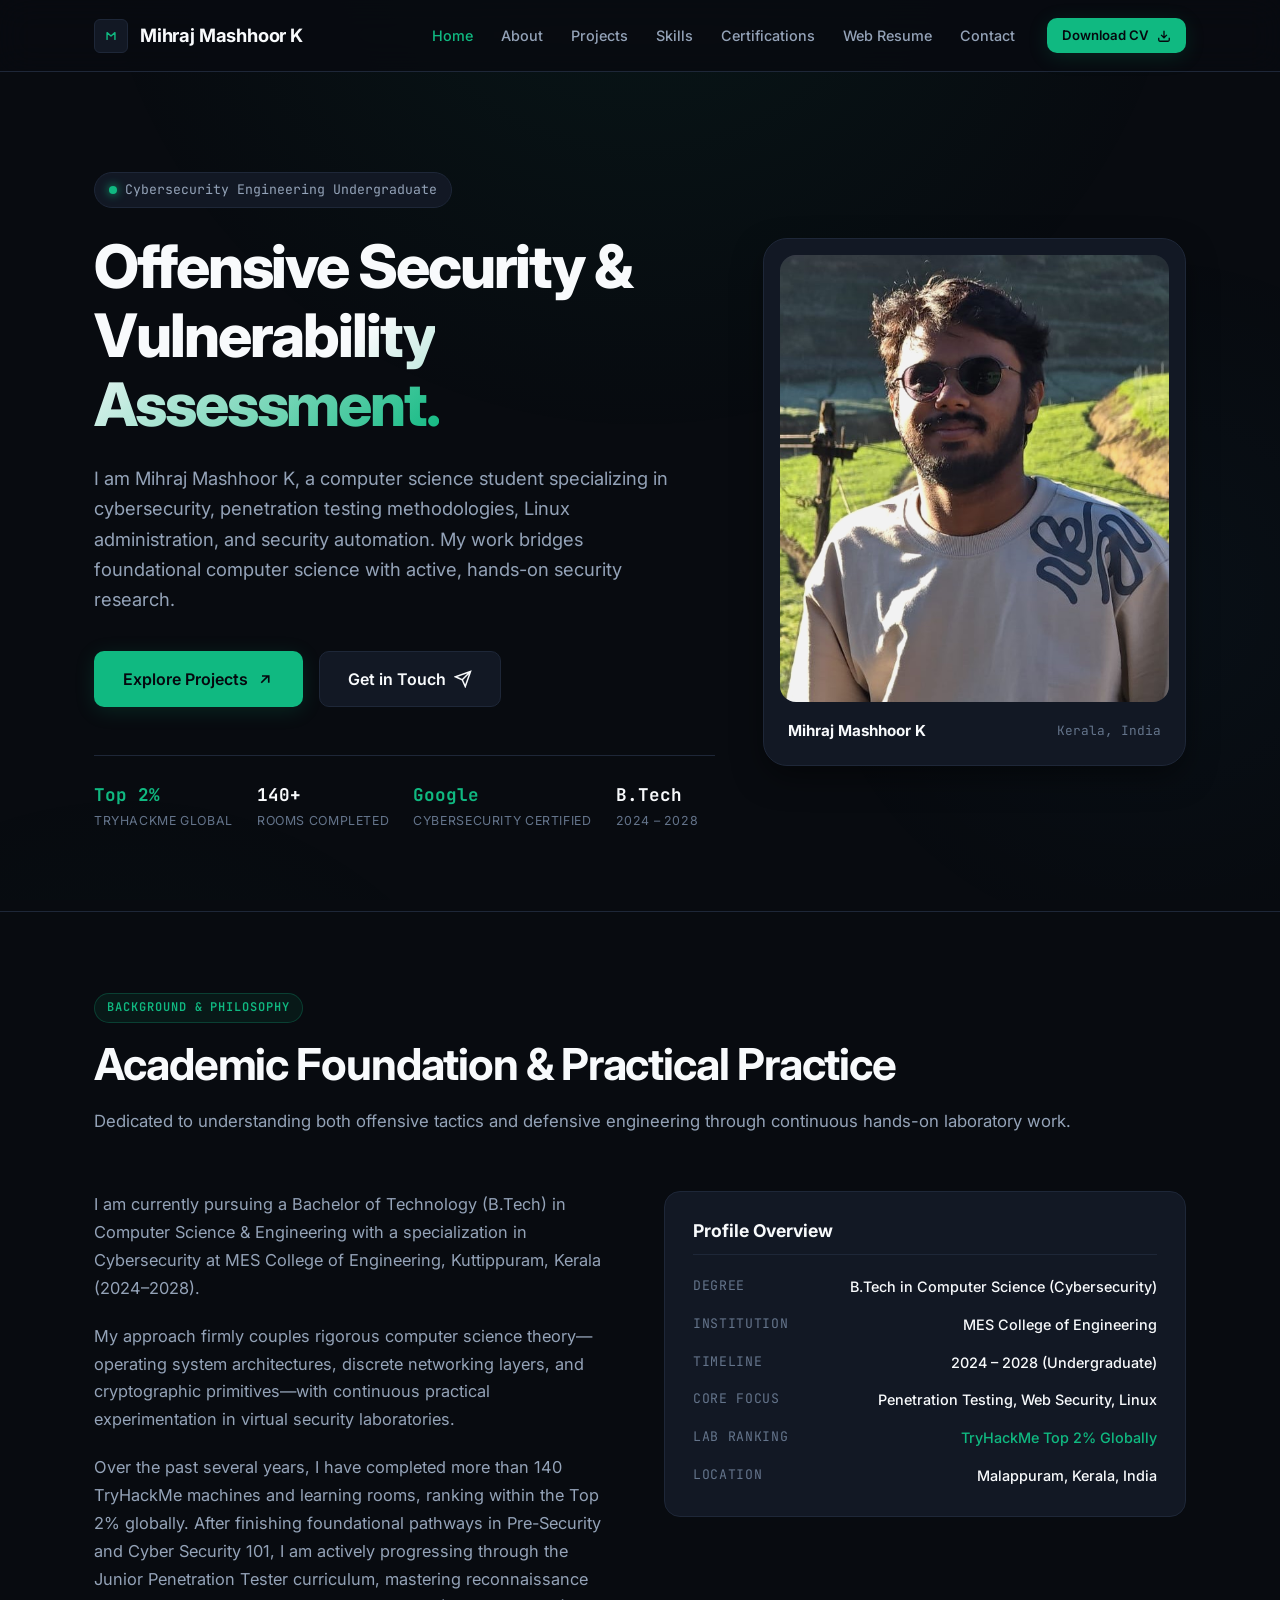
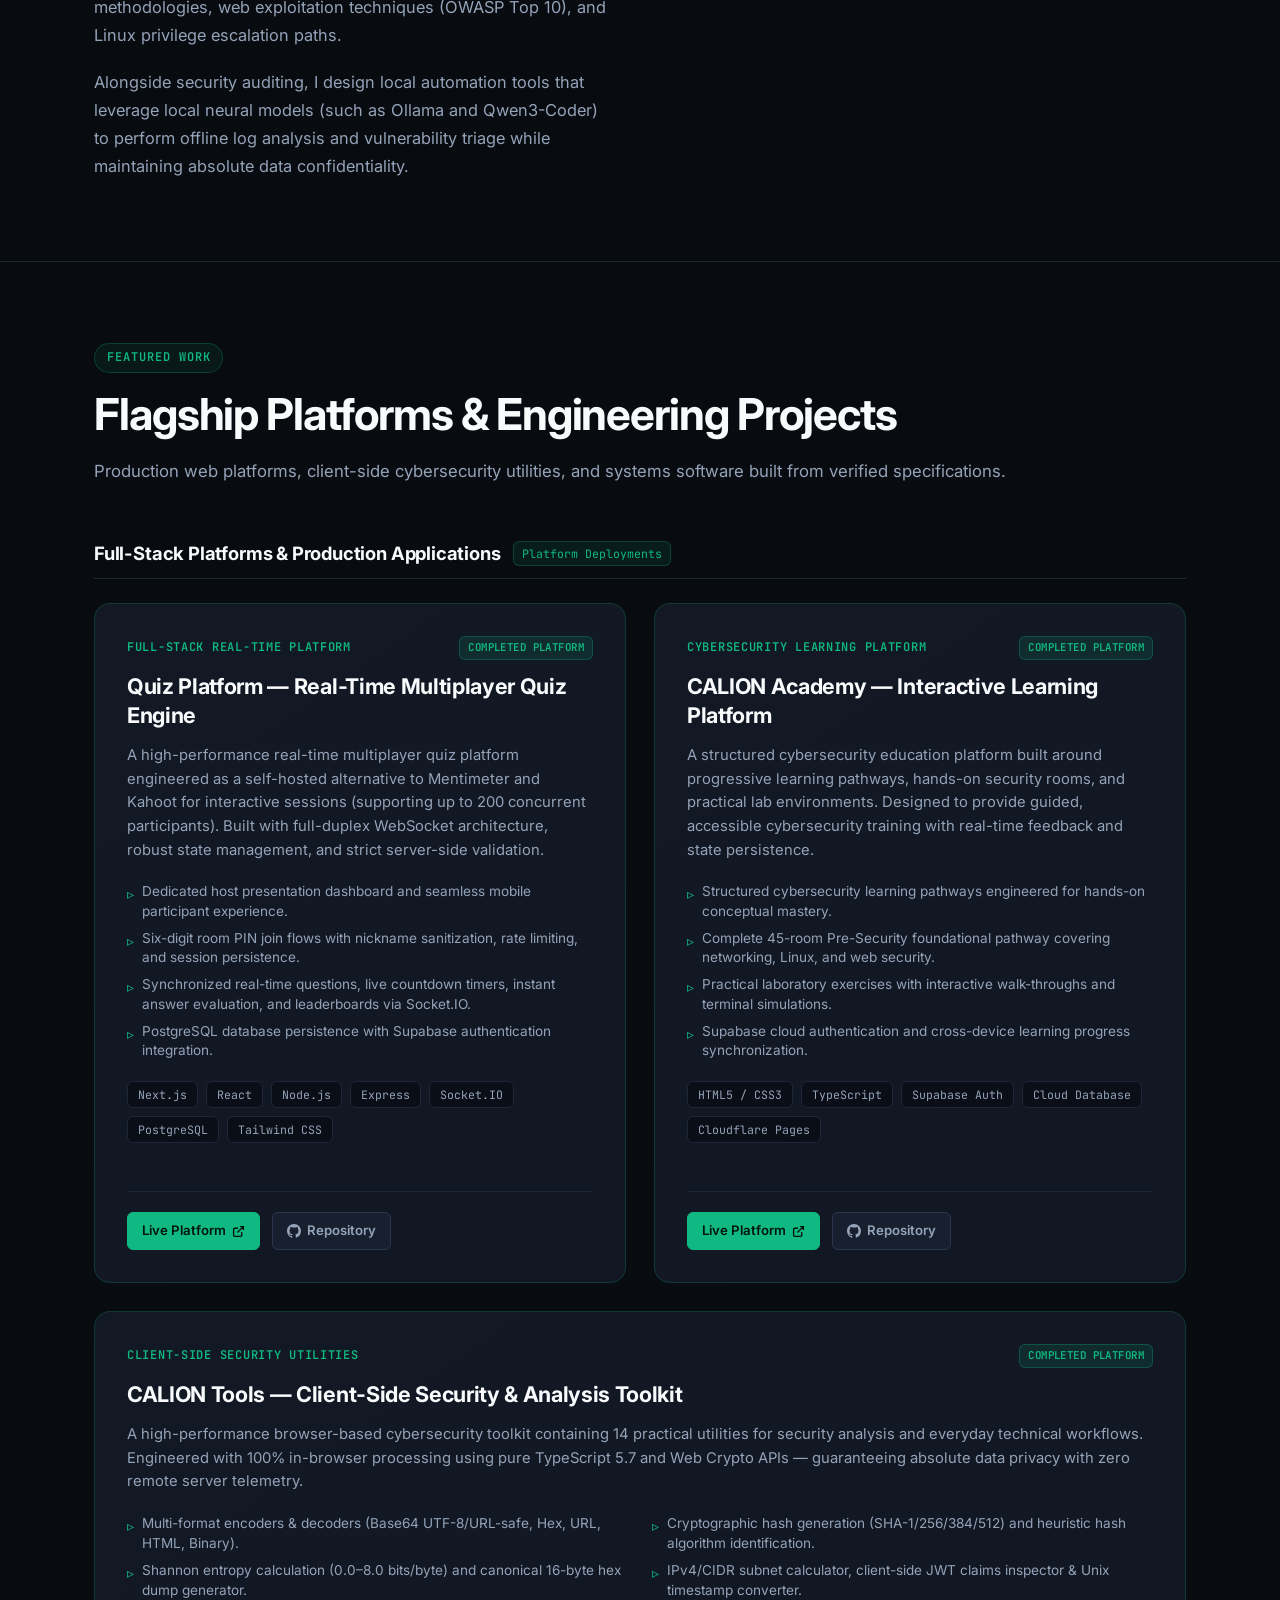
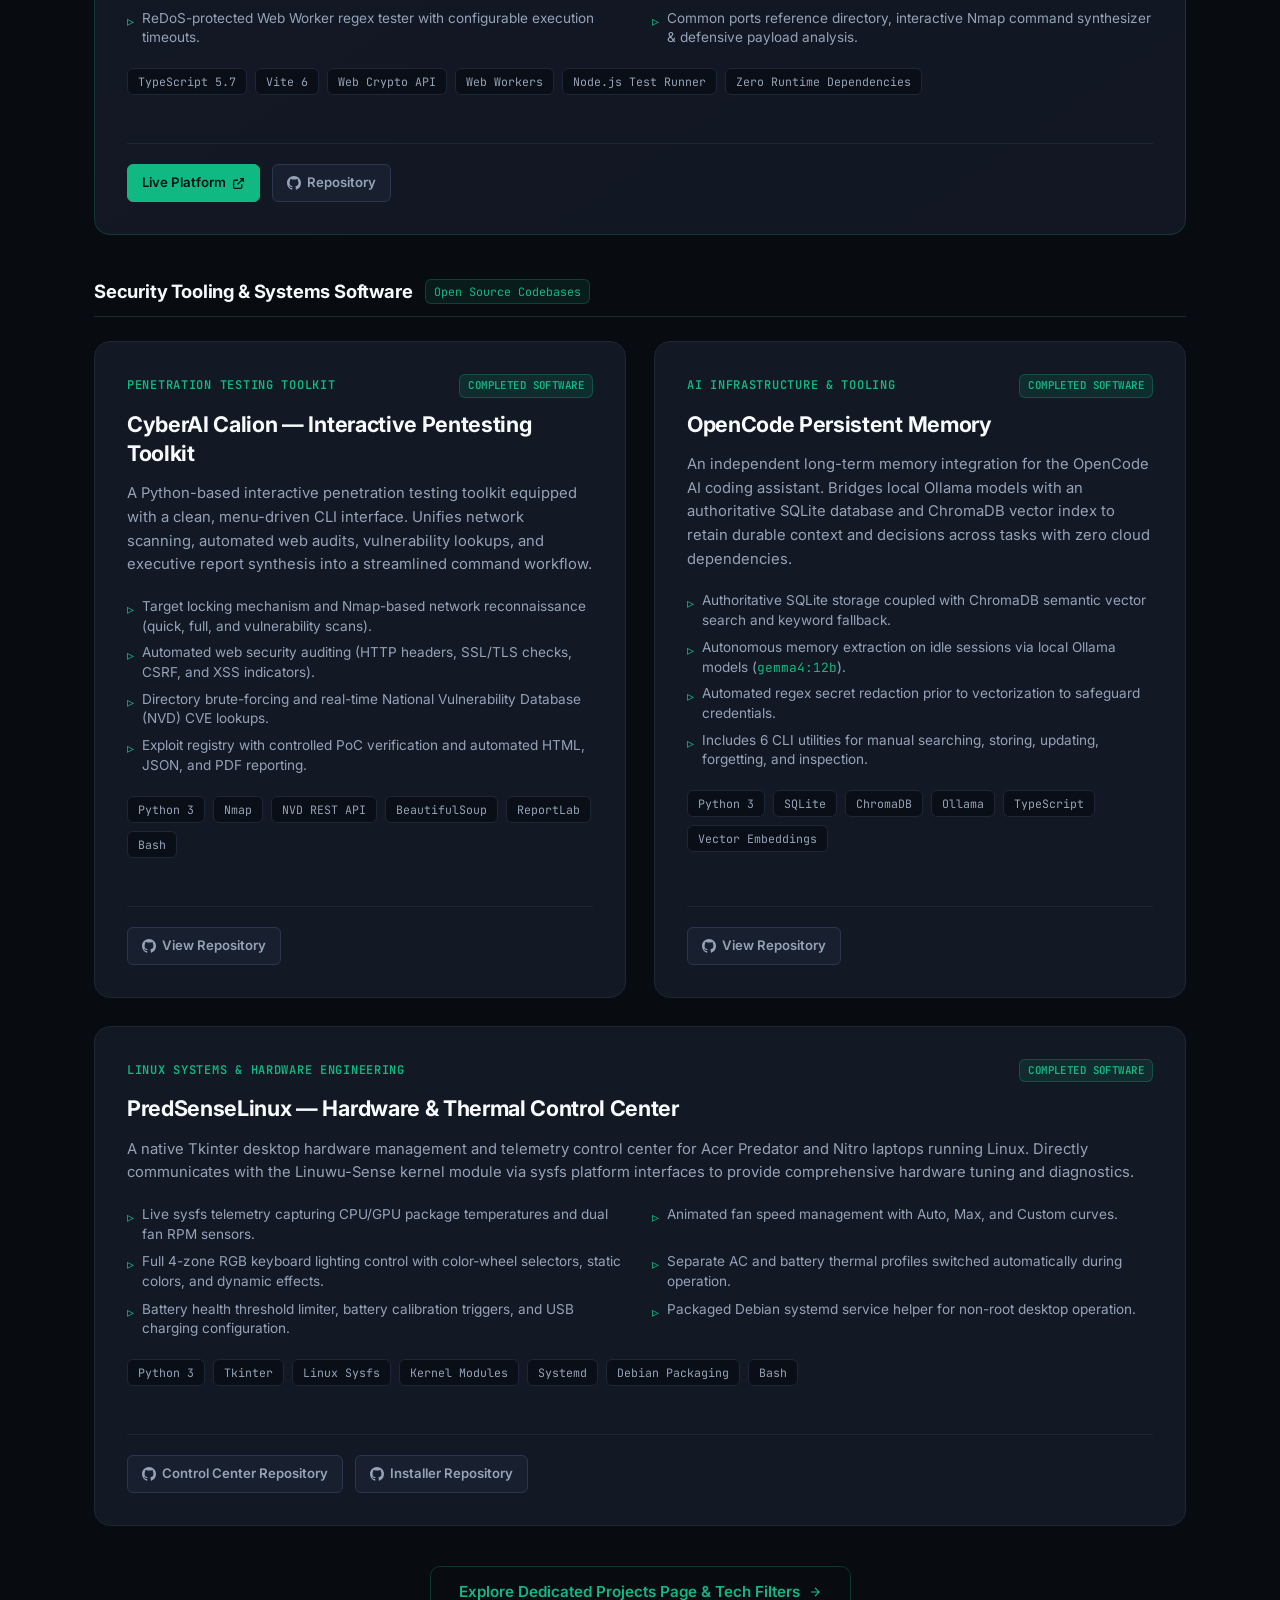
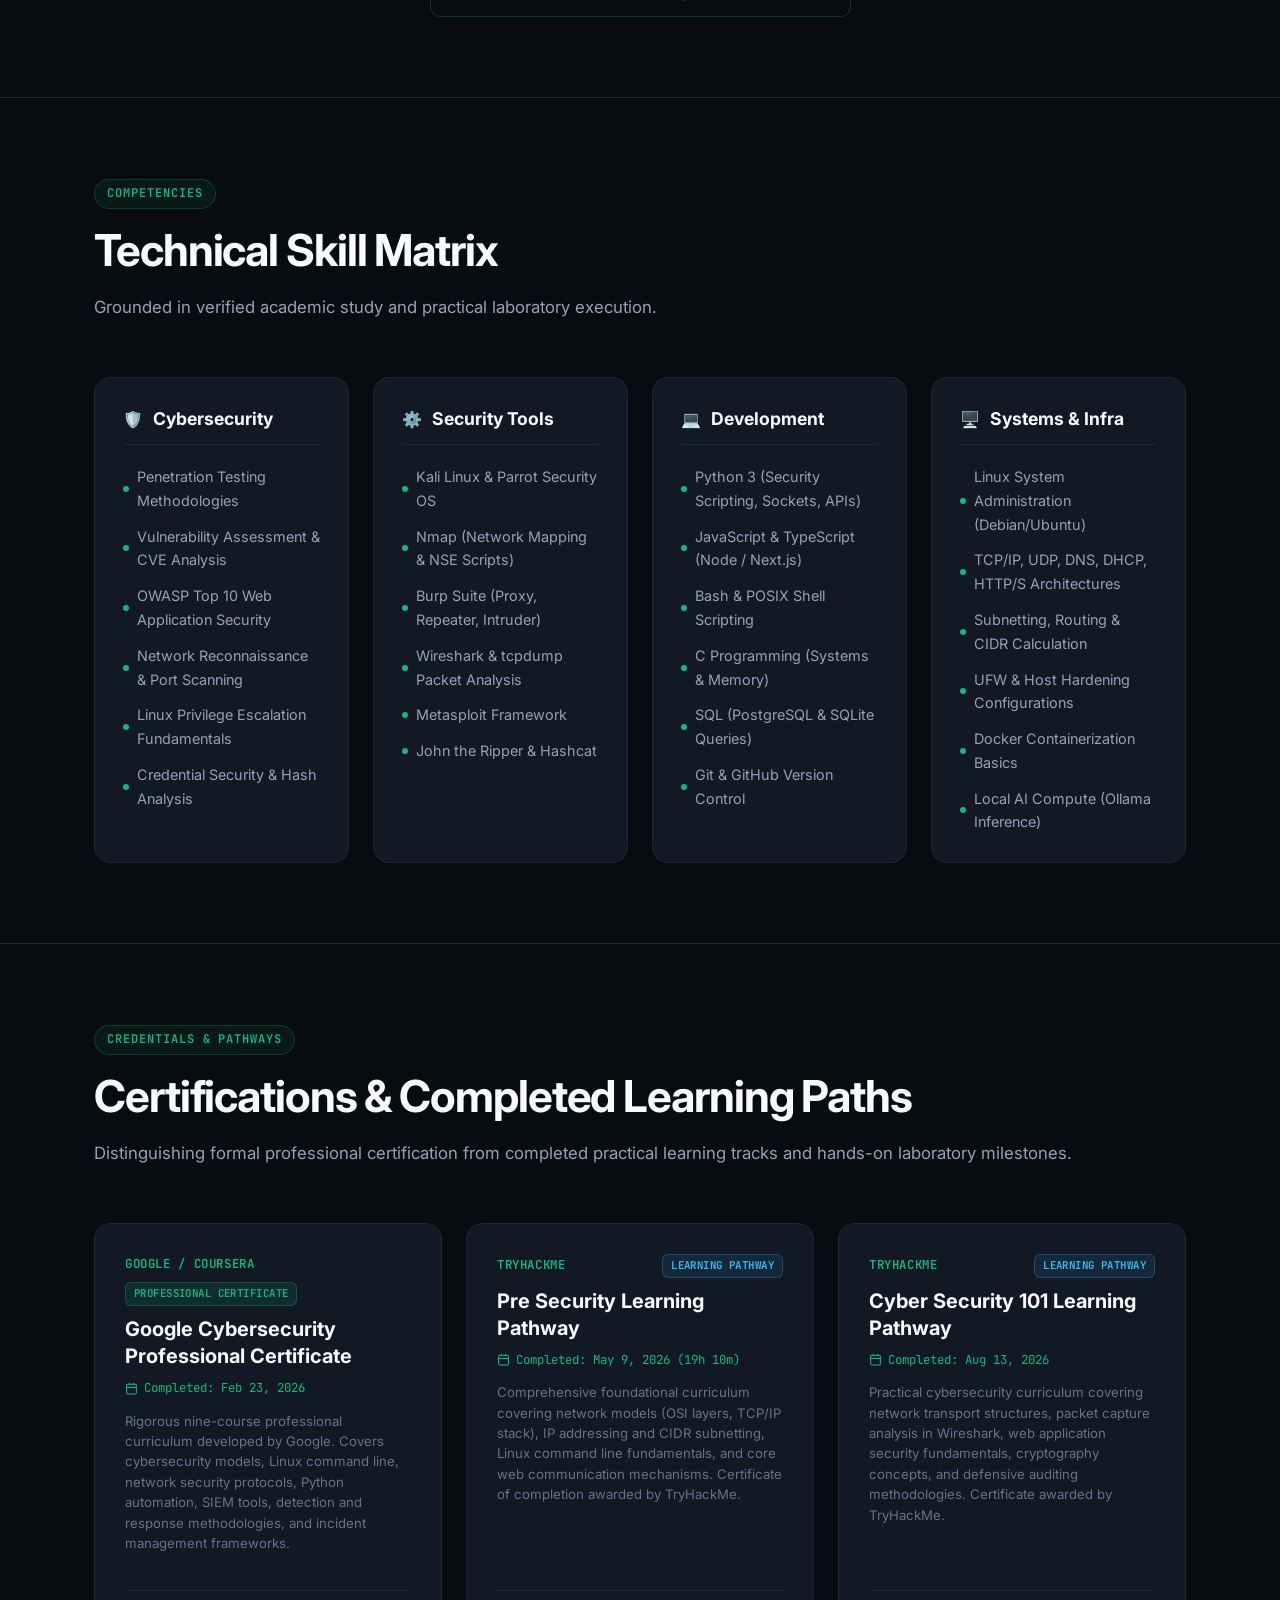
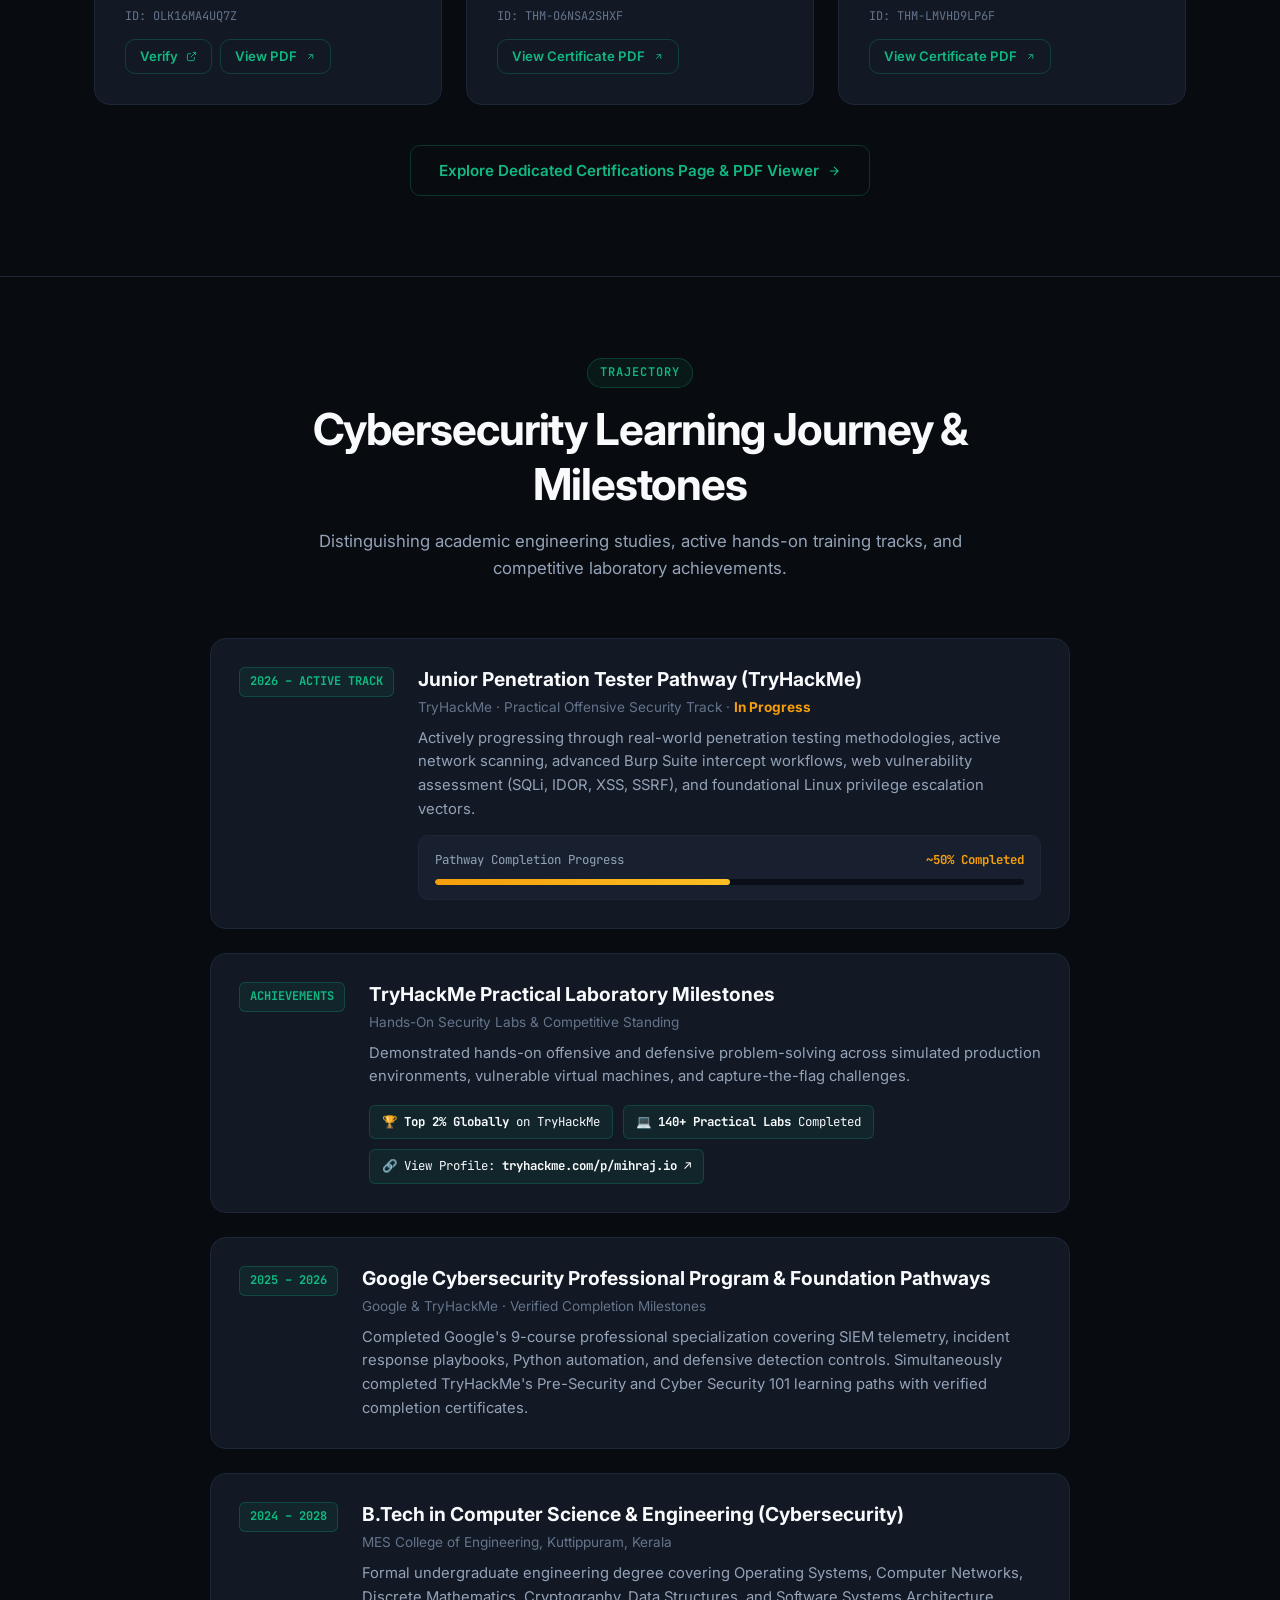
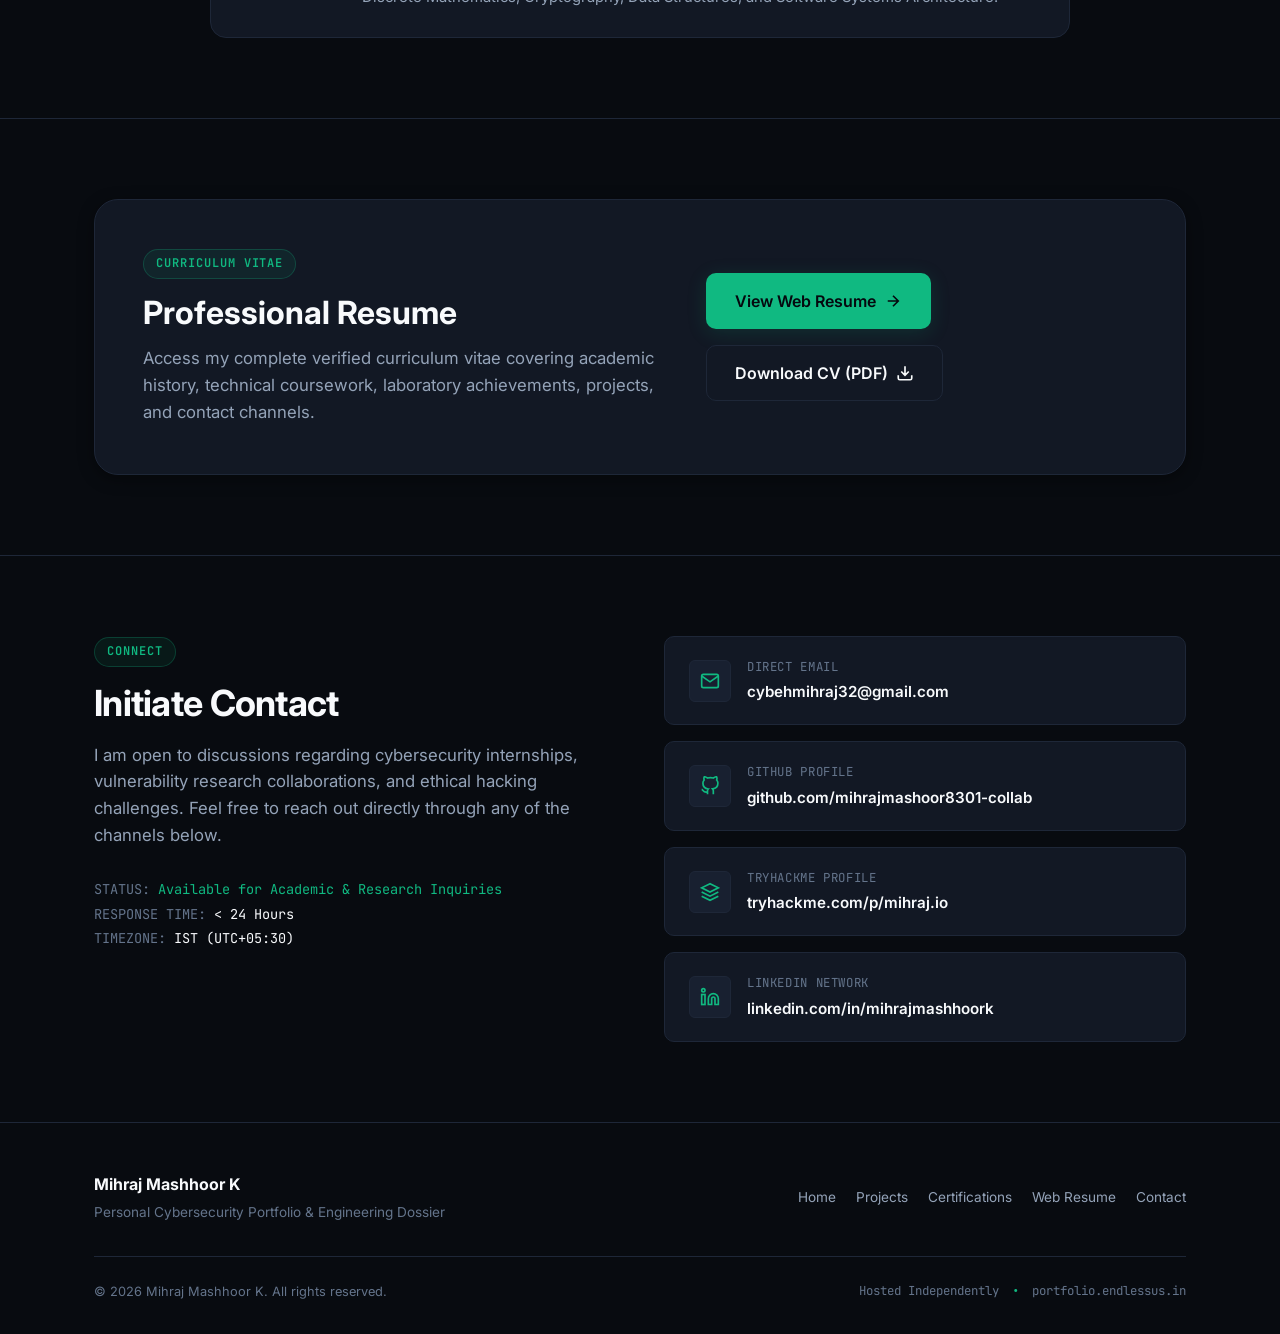
<file: index.html>
<!DOCTYPE html>
<html lang="en">
<head>
  <meta charset="UTF-8">
  <meta name="viewport" content="width=device-width, initial-scale=1.0">
  <title>Mihraj Mashhoor K — Cybersecurity Portfolio</title>
  <meta name="description" content="Personal portfolio of Mihraj Mashhoor K — B.Tech Cybersecurity Student, Penetration Testing & Vulnerability Assessment Researcher, TryHackMe Top 2% Globally, Google Certified.">
  <meta name="author" content="Mihraj Mashhoor K">
  <meta name="theme-color" content="#080b10">
  <link rel="canonical" href="https://portfolio.endlessus.in/">

  <!-- Open Graph / Social Metadata -->
  <meta property="og:type" content="website">
  <meta property="og:url" content="https://portfolio.endlessus.in/">
  <meta property="og:title" content="Mihraj Mashhoor K — Cybersecurity Portfolio">
  <meta property="og:description" content="B.Tech Cybersecurity Student specialising in penetration testing, vulnerability assessment, Linux systems, and security automation.">
  <meta property="og:image" content="https://portfolio.endlessus.in/assets/images/cover.png">

  <!-- Twitter Card Metadata -->
  <meta name="twitter:card" content="summary_large_image">
  <meta name="twitter:title" content="Mihraj Mashhoor K — Cybersecurity Portfolio">
  <meta name="twitter:description" content="B.Tech Cybersecurity Student specialising in penetration testing, vulnerability assessment, Linux systems, and security automation.">
  <meta name="twitter:image" content="https://portfolio.endlessus.in/assets/images/cover.png">

  <!-- Favicon & Stylesheet -->
  <link rel="icon" type="image/svg+xml" href="/assets/favicon.svg">
  <link rel="preconnect" href="https://fonts.googleapis.com">
  <link rel="preconnect" href="https://fonts.gstatic.com" crossorigin>
  <link href="https://fonts.googleapis.com/css2?family=Inter:wght@400;500;600;700;800&family=JetBrains+Mono:wght@500;600;700&display=swap" rel="stylesheet">
  <link rel="stylesheet" href="/styles/main.css">
</head>
<body>
  <!-- Ambient background glow -->
  <div class="ambient-glow" aria-hidden="true"></div>

  <div class="page-wrapper">
    <!-- Header & Navigation -->
    <header class="header">
      <div class="container header-inner">
        <a href="#home" class="logo-brand" aria-label="Mihraj Mashhoor K Home">
          <div class="logo-icon">
            <svg width="18" height="18" viewBox="0 0 32 32" fill="none">
              <path d="M9 22V10L16 16L23 10V22" stroke="currentColor" stroke-width="2.5" stroke-linecap="round" stroke-linejoin="round"/>
            </svg>
          </div>
          <span>Mihraj Mashhoor K</span>
        </a>

        <!-- Desktop Navigation -->
        <nav class="nav-desktop" aria-label="Primary Navigation">
          <ul class="nav-links">
            <li><a href="#home" class="nav-link active">Home</a></li>
            <li><a href="#about" class="nav-link">About</a></li>
            <li><a href="/projects.html" class="nav-link">Projects</a></li>
            <li><a href="#skills" class="nav-link">Skills</a></li>
            <li><a href="/certifications.html" class="nav-link">Certifications</a></li>
            <li><a href="/resume.html" class="nav-link">Web Resume</a></li>
            <li><a href="#contact" class="nav-link">Contact</a></li>
          </ul>

          <div class="nav-actions">
            <a href="/assets/docs/Mihraj_Mashhoor_K_CV.pdf" class="btn btn-primary btn-sm" target="_blank" rel="noopener noreferrer">
              <span>Download CV</span>
              <svg width="14" height="14" viewBox="0 0 24 24" fill="none" stroke="currentColor" stroke-width="2.2"><path d="M21 15v4a2 2 0 0 1-2 2H5a2 2 0 0 1-2-2v-4M7 10l5 5 5-5M12 15V3"/></svg>
            </a>
          </div>
        </nav>

        <!-- Mobile Menu Button -->
        <button id="mobile-toggle" class="mobile-toggle" aria-label="Toggle navigation menu" aria-expanded="false" aria-controls="mobile-nav">
          <svg width="24" height="24" viewBox="0 0 24 24" fill="none" stroke="currentColor" stroke-width="2">
            <path d="M4 6h16M4 12h16M4 18h16"/>
          </svg>
        </button>
      </div>

      <!-- Mobile Navigation Drawer -->
      <div id="mobile-nav" class="mobile-nav" aria-label="Mobile Navigation">
        <ul class="mobile-nav-links">
          <li><a href="#home" class="mobile-nav-link">Home</a></li>
          <li><a href="#about" class="mobile-nav-link">About</a></li>
          <li><a href="/projects.html" class="mobile-nav-link">Projects</a></li>
          <li><a href="#skills" class="mobile-nav-link">Skills</a></li>
          <li><a href="/certifications.html" class="mobile-nav-link">Certifications</a></li>
          <li><a href="/resume.html" class="mobile-nav-link">Web Resume</a></li>
          <li><a href="#contact" class="mobile-nav-link">Contact</a></li>
        </ul>
        <div style="margin-top: 16px;">
          <a href="/assets/docs/Mihraj_Mashhoor_K_CV.pdf" class="btn btn-primary" style="width: 100%;" target="_blank" rel="noopener noreferrer">
            <span>Download CV (PDF)</span>
            <svg width="16" height="16" viewBox="0 0 24 24" fill="none" stroke="currentColor" stroke-width="2.2"><path d="M21 15v4a2 2 0 0 1-2 2H5a2 2 0 0 1-2-2v-4M7 10l5 5 5-5M12 15V3"/></svg>
          </a>
        </div>
      </div>
    </header>

    <main>
      <!-- =========================================================================
           A. HOME / HERO SECTION
           ========================================================================= -->
      <section id="home" class="hero-section">
        <div class="container">
          <div class="hero-grid">
            <div class="hero-content">
              <div class="hero-badge">
                <span class="badge-pulse" aria-hidden="true"></span>
                <span>Cybersecurity Engineering Undergraduate</span>
              </div>

              <h1 class="hero-title">
                Offensive Security &amp; <span class="text-gradient">Vulnerability Assessment.</span>
              </h1>

              <p class="hero-intro">
                I am Mihraj Mashhoor K, a computer science student specializing in cybersecurity, penetration testing methodologies, Linux administration, and security automation. My work bridges foundational computer science with active, hands-on security research.
              </p>

              <div class="hero-ctas">
                <a href="#projects" class="btn btn-primary btn-lg">
                  <span>Explore Projects</span>
                  <svg width="18" height="18" viewBox="0 0 24 24" fill="none" stroke="currentColor" stroke-width="2.2"><path d="M7 17l9.2-9.2M17 17V8H8"/></svg>
                </a>
                <a href="#contact" class="btn btn-secondary btn-lg">
                  <span>Get in Touch</span>
                  <svg width="18" height="18" viewBox="0 0 24 24" fill="none" stroke="currentColor" stroke-width="2"><path d="M22 2L11 13M22 2l-7 20-4-9-9-4 20-7z"/></svg>
                </a>
              </div>

              <!-- Key Verified Metrics -->
              <div class="hero-meta-bar">
                <div class="hero-meta-item">
                  <span class="meta-val emerald">Top 2%</span>
                  <span class="meta-lbl">TryHackMe Global</span>
                </div>
                <div class="hero-meta-item">
                  <span class="meta-val">140+</span>
                  <span class="meta-lbl">Rooms Completed</span>
                </div>
                <div class="hero-meta-item">
                  <span class="meta-val emerald">Google</span>
                  <span class="meta-lbl">Cybersecurity Certified</span>
                </div>
                <div class="hero-meta-item">
                  <span class="meta-val">B.Tech</span>
                  <span class="meta-lbl">2024 &ndash; 2028</span>
                </div>
              </div>
            </div>

            <!-- Portrait Frame -->
            <div class="hero-portrait-card">
              <div class="portrait-frame">
                <img src="/assets/images/profile.jpeg" alt="Mihraj Mashhoor K" class="portrait-img" loading="eager" width="480" height="552">
              </div>
              <div class="portrait-caption">
                <span class="caption-name">Mihraj Mashhoor K</span>
                <span class="caption-role">Kerala, India</span>
              </div>
            </div>
          </div>
        </div>
      </section>

      <!-- =========================================================================
           B. ABOUT SECTION
           ========================================================================= -->
      <section id="about" class="about-section">
        <div class="container">
          <div class="section-header">
            <span class="section-tag">Background &amp; Philosophy</span>
            <h2 class="section-title">Academic Foundation &amp; Practical Practice</h2>
            <p class="section-desc">Dedicated to understanding both offensive tactics and defensive engineering through continuous hands-on laboratory work.</p>
          </div>

          <div class="about-grid">
            <div class="about-text">
              <p>
                I am currently pursuing a Bachelor of Technology (B.Tech) in Computer Science &amp; Engineering with a specialization in Cybersecurity at MES College of Engineering, Kuttippuram, Kerala (2024–2028).
              </p>
              <p>
                My approach firmly couples rigorous computer science theory—operating system architectures, discrete networking layers, and cryptographic primitives—with continuous practical experimentation in virtual security laboratories.
              </p>
              <p>
                Over the past several years, I have completed more than 140 TryHackMe machines and learning rooms, ranking within the Top 2% globally. After finishing foundational pathways in Pre-Security and Cyber Security 101, I am actively progressing through the Junior Penetration Tester curriculum, mastering reconnaissance methodologies, web exploitation techniques (OWASP Top 10), and Linux privilege escalation paths.
              </p>
              <p>
                Alongside security auditing, I design local automation tools that leverage local neural models (such as Ollama and Qwen3-Coder) to perform offline log analysis and vulnerability triage while maintaining absolute data confidentiality.
              </p>
            </div>

            <div class="about-sidebar">
              <div class="profile-summary-box">
                <h3 class="summary-title">Profile Overview</h3>
                <ul class="summary-list">
                  <li class="summary-item">
                    <span class="summary-label">Degree</span>
                    <span class="summary-value">B.Tech in Computer Science (Cybersecurity)</span>
                  </li>
                  <li class="summary-item">
                    <span class="summary-label">Institution</span>
                    <span class="summary-value">MES College of Engineering</span>
                  </li>
                  <li class="summary-item">
                    <span class="summary-label">Timeline</span>
                    <span class="summary-value">2024 &ndash; 2028 (Undergraduate)</span>
                  </li>
                  <li class="summary-item">
                    <span class="summary-label">Core Focus</span>
                    <span class="summary-value">Penetration Testing, Web Security, Linux</span>
                  </li>
                  <li class="summary-item">
                    <span class="summary-label">Lab Ranking</span>
                    <span class="summary-value" style="color: var(--accent-emerald);">TryHackMe Top 2% Globally</span>
                  </li>
                  <li class="summary-item">
                    <span class="summary-label">Location</span>
                    <span class="summary-value">Malappuram, Kerala, India</span>
                  </li>
                </ul>
              </div>
            </div>
          </div>
        </div>
      </section>

      <!-- =========================================================================
           C. PROJECTS SECTION
           ========================================================================= -->
      <section id="projects" class="projects-section">
        <div class="container">
          <div class="section-header">
            <span class="section-tag">Featured Work</span>
            <h2 class="section-title">Flagship Platforms &amp; Engineering Projects</h2>
            <p class="section-desc">Production web platforms, client-side cybersecurity utilities, and systems software built from verified specifications.</p>
          </div>

          <!-- Subsection 1: Production Web Platforms -->
          <div class="subsection-heading">
            <h3 class="subsection-title">Full-Stack Platforms &amp; Production Applications</h3>
            <span class="subsection-tag">Platform Deployments</span>
          </div>

          <div class="projects-grid">
            <!-- Project 1: Quiz Platform -->
            <div class="project-card featured-platform">
              <div class="project-top">
                <div class="project-type-row">
                  <span class="project-category">Full-Stack Real-Time Platform</span>
                  <span class="project-badge badge-completed">Completed Platform</span>
                </div>
                <h3 class="project-title">Quiz Platform — Real-Time Multiplayer Quiz Engine</h3>
                <p class="project-desc">
                  A high-performance real-time multiplayer quiz platform engineered as a self-hosted alternative to Mentimeter and Kahoot for interactive sessions (supporting up to 200 concurrent participants). Built with full-duplex WebSocket architecture, robust state management, and strict server-side validation.
                </p>
                <ul class="project-features">
                  <li class="project-feature-item">
                    <span class="project-feature-icon">▹</span>
                    <span>Dedicated host presentation dashboard and seamless mobile participant experience.</span>
                  </li>
                  <li class="project-feature-item">
                    <span class="project-feature-icon">▹</span>
                    <span>Six-digit room PIN join flows with nickname sanitization, rate limiting, and session persistence.</span>
                  </li>
                  <li class="project-feature-item">
                    <span class="project-feature-icon">▹</span>
                    <span>Synchronized real-time questions, live countdown timers, instant answer evaluation, and leaderboards via Socket.IO.</span>
                  </li>
                  <li class="project-feature-item">
                    <span class="project-feature-icon">▹</span>
                    <span>PostgreSQL database persistence with Supabase authentication integration.</span>
                  </li>
                </ul>
                <div class="project-tech">
                  <span class="tech-pill">Next.js</span>
                  <span class="tech-pill">React</span>
                  <span class="tech-pill">Node.js</span>
                  <span class="tech-pill">Express</span>
                  <span class="tech-pill">Socket.IO</span>
                  <span class="tech-pill">PostgreSQL</span>
                  <span class="tech-pill">Tailwind CSS</span>
                </div>
              </div>
              <div class="project-links">
                <a href="https://quiz.endlessus.in" class="btn-live-demo" target="_blank" rel="noopener noreferrer">
                  <span>Live Platform</span>
                  <svg width="13" height="13" viewBox="0 0 24 24" fill="none" stroke="currentColor" stroke-width="2.5"><path d="M18 13v6a2 2 0 0 1-2 2H5a2 2 0 0 1-2-2V8a2 2 0 0 1 2-2h6M15 3h6v6M10 14L21 3"/></svg>
                </a>
                <a href="https://github.com/mihrajmashoor8301-collab/quiz-platform" class="btn-github" target="_blank" rel="noopener noreferrer">
                  <svg width="14" height="14" viewBox="0 0 24 24" fill="currentColor"><path d="M12 0C5.37 0 0 5.37 0 12c0 5.31 3.435 9.795 8.205 11.385.6.105.825-.255.825-.57 0-.285-.015-1.23-.015-2.235-3.015.555-3.795-.735-4.035-1.41-.135-.345-.72-1.41-1.23-1.695-.42-.225-1.02-.78-.015-.795.945-.015 1.62.87 1.845 1.23 1.08 1.815 2.805 1.305 3.495.99.105-.78.42-1.305.765-1.605-2.67-.3-5.46-1.335-5.46-5.925 0-1.305.465-2.385 1.23-3.225-.12-.3-.54-1.53.12-3.18 0 0 1.005-.315 3.3 1.23.96-.27 1.98-.405 3-.405s2.04.135 3 .405c2.295-1.56 3.3-1.23 3.3-1.23.66 1.65.24 2.88.12 3.18.765.84 1.23 1.905 1.23 3.225 0 4.605-2.805 5.625-5.475 5.925.435.375.81 1.095.81 2.22 0 1.605-.015 2.895-.015 3.3 0 .315.225.69.825.57A12.02 12.02 0 0024 12c0-6.63-5.37-12-12-12z"/></svg>
                  <span>Repository</span>
                </a>
              </div>
            </div>

            <!-- Project 2: CALION Academy -->
            <div class="project-card featured-platform">
              <div class="project-top">
                <div class="project-type-row">
                  <span class="project-category">Cybersecurity Learning Platform</span>
                  <span class="project-badge badge-completed">Completed Platform</span>
                </div>
                <h3 class="project-title">CALION Academy — Interactive Learning Platform</h3>
                <p class="project-desc">
                  A structured cybersecurity education platform built around progressive learning pathways, hands-on security rooms, and practical lab environments. Designed to provide guided, accessible cybersecurity training with real-time feedback and state persistence.
                </p>
                <ul class="project-features">
                  <li class="project-feature-item">
                    <span class="project-feature-icon">▹</span>
                    <span>Structured cybersecurity learning pathways engineered for hands-on conceptual mastery.</span>
                  </li>
                  <li class="project-feature-item">
                    <span class="project-feature-icon">▹</span>
                    <span>Complete 45-room Pre-Security foundational pathway covering networking, Linux, and web security.</span>
                  </li>
                  <li class="project-feature-item">
                    <span class="project-feature-icon">▹</span>
                    <span>Practical laboratory exercises with interactive walk-throughs and terminal simulations.</span>
                  </li>
                  <li class="project-feature-item">
                    <span class="project-feature-icon">▹</span>
                    <span>Supabase cloud authentication and cross-device learning progress synchronization.</span>
                  </li>
                </ul>
                <div class="project-tech">
                  <span class="tech-pill">HTML5 / CSS3</span>
                  <span class="tech-pill">TypeScript</span>
                  <span class="tech-pill">Supabase Auth</span>
                  <span class="tech-pill">Cloud Database</span>
                  <span class="tech-pill">Cloudflare Pages</span>
                </div>
              </div>
              <div class="project-links">
                <a href="https://learning.endlessus.in" class="btn-live-demo" target="_blank" rel="noopener noreferrer">
                  <span>Live Platform</span>
                  <svg width="13" height="13" viewBox="0 0 24 24" fill="none" stroke="currentColor" stroke-width="2.5"><path d="M18 13v6a2 2 0 0 1-2 2H5a2 2 0 0 1-2-2V8a2 2 0 0 1 2-2h6M15 3h6v6M10 14L21 3"/></svg>
                </a>
                <a href="https://github.com/mihrajmashoor8301-collab/mihrajmashoor8301-collab.github.io" class="btn-github" target="_blank" rel="noopener noreferrer">
                  <svg width="14" height="14" viewBox="0 0 24 24" fill="currentColor"><path d="M12 0C5.37 0 0 5.37 0 12c0 5.31 3.435 9.795 8.205 11.385.6.105.825-.255.825-.57 0-.285-.015-1.23-.015-2.235-3.015.555-3.795-.735-4.035-1.41-.135-.345-.72-1.41-1.23-1.695-.42-.225-1.02-.78-.015-.795.945-.015 1.62.87 1.845 1.23 1.08 1.815 2.805 1.305 3.495.99.105-.78.42-1.305.765-1.605-2.67-.3-5.46-1.335-5.46-5.925 0-1.305.465-2.385 1.23-3.225-.12-.3-.54-1.53.12-3.18 0 0 1.005-.315 3.3 1.23.96-.27 1.98-.405 3-.405s2.04.135 3 .405c2.295-1.56 3.3-1.23 3.3-1.23.66 1.65.24 2.88.12 3.18.765.84 1.23 1.905 1.23 3.225 0 4.605-2.805 5.625-5.475 5.925.435.375.81 1.095.81 2.22 0 1.605-.015 2.895-.015 3.3 0 .315.225.69.825.57A12.02 12.02 0 0024 12c0-6.63-5.37-12-12-12z"/></svg>
                  <span>Repository</span>
                </a>
              </div>
            </div>

            <!-- Project 3: CALION Tools -->
            <div class="project-card featured-platform" style="grid-column: span 2;">
              <div class="project-top">
                <div class="project-type-row">
                  <span class="project-category">Client-Side Security Utilities</span>
                  <span class="project-badge badge-completed">Completed Platform</span>
                </div>
                <h3 class="project-title">CALION Tools — Client-Side Security &amp; Analysis Toolkit</h3>
                <p class="project-desc">
                  A high-performance browser-based cybersecurity toolkit containing 14 practical utilities for security analysis and everyday technical workflows. Engineered with 100% in-browser processing using pure TypeScript 5.7 and Web Crypto APIs — guaranteeing absolute data privacy with zero remote server telemetry.
                </p>
                <ul class="project-features" style="display: grid; grid-template-columns: repeat(2, 1fr); gap: 8px 24px;">
                  <li class="project-feature-item">
                    <span class="project-feature-icon">▹</span>
                    <span>Multi-format encoders &amp; decoders (Base64 UTF-8/URL-safe, Hex, URL, HTML, Binary).</span>
                  </li>
                  <li class="project-feature-item">
                    <span class="project-feature-icon">▹</span>
                    <span>Cryptographic hash generation (SHA-1/256/384/512) and heuristic hash algorithm identification.</span>
                  </li>
                  <li class="project-feature-item">
                    <span class="project-feature-icon">▹</span>
                    <span>Shannon entropy calculation (0.0&ndash;8.0 bits/byte) and canonical 16-byte hex dump generator.</span>
                  </li>
                  <li class="project-feature-item">
                    <span class="project-feature-icon">▹</span>
                    <span>IPv4/CIDR subnet calculator, client-side JWT claims inspector &amp; Unix timestamp converter.</span>
                  </li>
                  <li class="project-feature-item">
                    <span class="project-feature-icon">▹</span>
                    <span>ReDoS-protected Web Worker regex tester with configurable execution timeouts.</span>
                  </li>
                  <li class="project-feature-item">
                    <span class="project-feature-icon">▹</span>
                    <span>Common ports reference directory, interactive Nmap command synthesizer &amp; defensive payload analysis.</span>
                  </li>
                </ul>
                <div class="project-tech">
                  <span class="tech-pill">TypeScript 5.7</span>
                  <span class="tech-pill">Vite 6</span>
                  <span class="tech-pill">Web Crypto API</span>
                  <span class="tech-pill">Web Workers</span>
                  <span class="tech-pill">Node.js Test Runner</span>
                  <span class="tech-pill">Zero Runtime Dependencies</span>
                </div>
              </div>
              <div class="project-links">
                <a href="https://tools.endlessus.in" class="btn-live-demo" target="_blank" rel="noopener noreferrer">
                  <span>Live Platform</span>
                  <svg width="13" height="13" viewBox="0 0 24 24" fill="none" stroke="currentColor" stroke-width="2.5"><path d="M18 13v6a2 2 0 0 1-2 2H5a2 2 0 0 1-2-2V8a2 2 0 0 1 2-2h6M15 3h6v6M10 14L21 3"/></svg>
                </a>
                <a href="https://github.com/mihrajmashoor8301-collab/calion-tools" class="btn-github" target="_blank" rel="noopener noreferrer">
                  <svg width="14" height="14" viewBox="0 0 24 24" fill="currentColor"><path d="M12 0C5.37 0 0 5.37 0 12c0 5.31 3.435 9.795 8.205 11.385.6.105.825-.255.825-.57 0-.285-.015-1.23-.015-2.235-3.015.555-3.795-.735-4.035-1.41-.135-.345-.72-1.41-1.23-1.695-.42-.225-1.02-.78-.015-.795.945-.015 1.62.87 1.845 1.23 1.08 1.815 2.805 1.305 3.495.99.105-.78.42-1.305.765-1.605-2.67-.3-5.46-1.335-5.46-5.925 0-1.305.465-2.385 1.23-3.225-.12-.3-.54-1.53.12-3.18 0 0 1.005-.315 3.3 1.23.96-.27 1.98-.405 3-.405s2.04.135 3 .405c2.295-1.56 3.3-1.23 3.3-1.23.66 1.65.24 2.88.12 3.18.765.84 1.23 1.905 1.23 3.225 0 4.605-2.805 5.625-5.475 5.925.435.375.81 1.095.81 2.22 0 1.605-.015 2.895-.015 3.3 0 .315.225.69.825.57A12.02 12.02 0 0024 12c0-6.63-5.37-12-12-12z"/></svg>
                  <span>Repository</span>
                </a>
              </div>
            </div>
          </div>

          <!-- Subsection 2: Cybersecurity Software & Systems Engineering -->
          <div class="subsection-heading">
            <h3 class="subsection-title">Security Tooling &amp; Systems Software</h3>
            <span class="subsection-tag">Open Source Codebases</span>
          </div>

          <div class="projects-grid">
            <!-- Project 4: CyberAI Calion -->
            <div class="project-card">
              <div class="project-top">
                <div class="project-type-row">
                  <span class="project-category">Penetration Testing Toolkit</span>
                  <span class="project-badge badge-completed">Completed Software</span>
                </div>
                <h3 class="project-title">CyberAI Calion — Interactive Pentesting Toolkit</h3>
                <p class="project-desc">
                  A Python-based interactive penetration testing toolkit equipped with a clean, menu-driven CLI interface. Unifies network scanning, automated web audits, vulnerability lookups, and executive report synthesis into a streamlined command workflow.
                </p>
                <ul class="project-features">
                  <li class="project-feature-item">
                    <span class="project-feature-icon">▹</span>
                    <span>Target locking mechanism and Nmap-based network reconnaissance (quick, full, and vulnerability scans).</span>
                  </li>
                  <li class="project-feature-item">
                    <span class="project-feature-icon">▹</span>
                    <span>Automated web security auditing (HTTP headers, SSL/TLS checks, CSRF, and XSS indicators).</span>
                  </li>
                  <li class="project-feature-item">
                    <span class="project-feature-icon">▹</span>
                    <span>Directory brute-forcing and real-time National Vulnerability Database (NVD) CVE lookups.</span>
                  </li>
                  <li class="project-feature-item">
                    <span class="project-feature-icon">▹</span>
                    <span>Exploit registry with controlled PoC verification and automated HTML, JSON, and PDF reporting.</span>
                  </li>
                </ul>
                <div class="project-tech">
                  <span class="tech-pill">Python 3</span>
                  <span class="tech-pill">Nmap</span>
                  <span class="tech-pill">NVD REST API</span>
                  <span class="tech-pill">BeautifulSoup</span>
                  <span class="tech-pill">ReportLab</span>
                  <span class="tech-pill">Bash</span>
                </div>
              </div>
              <div class="project-links">
                <a href="https://github.com/mihrajmashoor8301-collab/cyberai" class="btn-github" target="_blank" rel="noopener noreferrer">
                  <svg width="14" height="14" viewBox="0 0 24 24" fill="currentColor"><path d="M12 0C5.37 0 0 5.37 0 12c0 5.31 3.435 9.795 8.205 11.385.6.105.825-.255.825-.57 0-.285-.015-1.23-.015-2.235-3.015.555-3.795-.735-4.035-1.41-.135-.345-.72-1.41-1.23-1.695-.42-.225-1.02-.78-.015-.795.945-.015 1.62.87 1.845 1.23 1.08 1.815 2.805 1.305 3.495.99.105-.78.42-1.305.765-1.605-2.67-.3-5.46-1.335-5.46-5.925 0-1.305.465-2.385 1.23-3.225-.12-.3-.54-1.53.12-3.18 0 0 1.005-.315 3.3 1.23.96-.27 1.98-.405 3-.405s2.04.135 3 .405c2.295-1.56 3.3-1.23 3.3-1.23.66 1.65.24 2.88.12 3.18.765.84 1.23 1.905 1.23 3.225 0 4.605-2.805 5.625-5.475 5.925.435.375.81 1.095.81 2.22 0 1.605-.015 2.895-.015 3.3 0 .315.225.69.825.57A12.02 12.02 0 0024 12c0-6.63-5.37-12-12-12z"/></svg>
                  <span>View Repository</span>
                </a>
              </div>
            </div>

            <!-- Project 5: OpenCode Persistent Memory -->
            <div class="project-card">
              <div class="project-top">
                <div class="project-type-row">
                  <span class="project-category">AI Infrastructure &amp; Tooling</span>
                  <span class="project-badge badge-completed">Completed Software</span>
                </div>
                <h3 class="project-title">OpenCode Persistent Memory</h3>
                <p class="project-desc">
                  An independent long-term memory integration for the OpenCode AI coding assistant. Bridges local Ollama models with an authoritative SQLite database and ChromaDB vector index to retain durable context and decisions across tasks with zero cloud dependencies.
                </p>
                <ul class="project-features">
                  <li class="project-feature-item">
                    <span class="project-feature-icon">▹</span>
                    <span>Authoritative SQLite storage coupled with ChromaDB semantic vector search and keyword fallback.</span>
                  </li>
                  <li class="project-feature-item">
                    <span class="project-feature-icon">▹</span>
                    <span>Autonomous memory extraction on idle sessions via local Ollama models (<code style="font-family: var(--font-mono); font-size: 0.8rem; color: var(--accent-emerald);">gemma4:12b</code>).</span>
                  </li>
                  <li class="project-feature-item">
                    <span class="project-feature-icon">▹</span>
                    <span>Automated regex secret redaction prior to vectorization to safeguard credentials.</span>
                  </li>
                  <li class="project-feature-item">
                    <span class="project-feature-icon">▹</span>
                    <span>Includes 6 CLI utilities for manual searching, storing, updating, forgetting, and inspection.</span>
                  </li>
                </ul>
                <div class="project-tech">
                  <span class="tech-pill">Python 3</span>
                  <span class="tech-pill">SQLite</span>
                  <span class="tech-pill">ChromaDB</span>
                  <span class="tech-pill">Ollama</span>
                  <span class="tech-pill">TypeScript</span>
                  <span class="tech-pill">Vector Embeddings</span>
                </div>
              </div>
              <div class="project-links">
                <a href="https://github.com/mihrajmashoor8301-collab/opencode-persistent-memory" class="btn-github" target="_blank" rel="noopener noreferrer">
                  <svg width="14" height="14" viewBox="0 0 24 24" fill="currentColor"><path d="M12 0C5.37 0 0 5.37 0 12c0 5.31 3.435 9.795 8.205 11.385.6.105.825-.255.825-.57 0-.285-.015-1.23-.015-2.235-3.015.555-3.795-.735-4.035-1.41-.135-.345-.72-1.41-1.23-1.695-.42-.225-1.02-.78-.015-.795.945-.015 1.62.87 1.845 1.23 1.08 1.815 2.805 1.305 3.495.99.105-.78.42-1.305.765-1.605-2.67-.3-5.46-1.335-5.46-5.925 0-1.305.465-2.385 1.23-3.225-.12-.3-.54-1.53.12-3.18 0 0 1.005-.315 3.3 1.23.96-.27 1.98-.405 3-.405s2.04.135 3 .405c2.295-1.56 3.3-1.23 3.3-1.23.66 1.65.24 2.88.12 3.18.765.84 1.23 1.905 1.23 3.225 0 4.605-2.805 5.625-5.475 5.925.435.375.81 1.095.81 2.22 0 1.605-.015 2.895-.015 3.3 0 .315.225.69.825.57A12.02 12.02 0 0024 12c0-6.63-5.37-12-12-12z"/></svg>
                  <span>View Repository</span>
                </a>
              </div>
            </div>

            <!-- Project 6: PredSenseLinux -->
            <div class="project-card" style="grid-column: span 2;">
              <div class="project-top">
                <div class="project-type-row">
                  <span class="project-category">Linux Systems &amp; Hardware Engineering</span>
                  <span class="project-badge badge-completed">Completed Software</span>
                </div>
                <h3 class="project-title">PredSenseLinux — Hardware &amp; Thermal Control Center</h3>
                <p class="project-desc">
                  A native Tkinter desktop hardware management and telemetry control center for Acer Predator and Nitro laptops running Linux. Directly communicates with the Linuwu-Sense kernel module via sysfs platform interfaces to provide comprehensive hardware tuning and diagnostics.
                </p>
                <ul class="project-features" style="display: grid; grid-template-columns: repeat(2, 1fr); gap: 8px 24px;">
                  <li class="project-feature-item">
                    <span class="project-feature-icon">▹</span>
                    <span>Live sysfs telemetry capturing CPU/GPU package temperatures and dual fan RPM sensors.</span>
                  </li>
                  <li class="project-feature-item">
                    <span class="project-feature-icon">▹</span>
                    <span>Animated fan speed management with Auto, Max, and Custom curves.</span>
                  </li>
                  <li class="project-feature-item">
                    <span class="project-feature-icon">▹</span>
                    <span>Full 4-zone RGB keyboard lighting control with color-wheel selectors, static colors, and dynamic effects.</span>
                  </li>
                  <li class="project-feature-item">
                    <span class="project-feature-icon">▹</span>
                    <span>Separate AC and battery thermal profiles switched automatically during operation.</span>
                  </li>
                  <li class="project-feature-item">
                    <span class="project-feature-icon">▹</span>
                    <span>Battery health threshold limiter, battery calibration triggers, and USB charging configuration.</span>
                  </li>
                  <li class="project-feature-item">
                    <span class="project-feature-icon">▹</span>
                    <span>Packaged Debian systemd service helper for non-root desktop operation.</span>
                  </li>
                </ul>
                <div class="project-tech">
                  <span class="tech-pill">Python 3</span>
                  <span class="tech-pill">Tkinter</span>
                  <span class="tech-pill">Linux Sysfs</span>
                  <span class="tech-pill">Kernel Modules</span>
                  <span class="tech-pill">Systemd</span>
                  <span class="tech-pill">Debian Packaging</span>
                  <span class="tech-pill">Bash</span>
                </div>
              </div>
              <div class="project-links">
                <a href="https://github.com/mihrajmashoor8301-collab/predator-sense-custom-for-linux" class="btn-github" target="_blank" rel="noopener noreferrer">
                  <svg width="14" height="14" viewBox="0 0 24 24" fill="currentColor"><path d="M12 0C5.37 0 0 5.37 0 12c0 5.31 3.435 9.795 8.205 11.385.6.105.825-.255.825-.57 0-.285-.015-1.23-.015-2.235-3.015.555-3.795-.735-4.035-1.41-.135-.345-.72-1.41-1.23-1.695-.42-.225-1.02-.78-.015-.795.945-.015 1.62.87 1.845 1.23 1.08 1.815 2.805 1.305 3.495.99.105-.78.42-1.305.765-1.605-2.67-.3-5.46-1.335-5.46-5.925 0-1.305.465-2.385 1.23-3.225-.12-.3-.54-1.53.12-3.18 0 0 1.005-.315 3.3 1.23.96-.27 1.98-.405 3-.405s2.04.135 3 .405c2.295-1.56 3.3-1.23 3.3-1.23.66 1.65.24 2.88.12 3.18.765.84 1.23 1.905 1.23 3.225 0 4.605-2.805 5.625-5.475 5.925.435.375.81 1.095.81 2.22 0 1.605-.015 2.895-.015 3.3 0 .315.225.69.825.57A12.02 12.02 0 0024 12c0-6.63-5.37-12-12-12z"/></svg>
                  <span>Control Center Repository</span>
                </a>
                <a href="https://github.com/mihrajmashoor8301-collab/predator-sense-custom-for-linux-installer" class="btn-github" target="_blank" rel="noopener noreferrer">
                  <svg width="14" height="14" viewBox="0 0 24 24" fill="currentColor"><path d="M12 0C5.37 0 0 5.37 0 12c0 5.31 3.435 9.795 8.205 11.385.6.105.825-.255.825-.57 0-.285-.015-1.23-.015-2.235-3.015.555-3.795-.735-4.035-1.41-.135-.345-.72-1.41-1.23-1.695-.42-.225-1.02-.78-.015-.795.945-.015 1.62.87 1.845 1.23 1.08 1.815 2.805 1.305 3.495.99.105-.78.42-1.305.765-1.605-2.67-.3-5.46-1.335-5.46-5.925 0-1.305.465-2.385 1.23-3.225-.12-.3-.54-1.53.12-3.18 0 0 1.005-.315 3.3 1.23.96-.27 1.98-.405 3-.405s2.04.135 3 .405c2.295-1.56 3.3-1.23 3.3-1.23.66 1.65.24 2.88.12 3.18.765.84 1.23 1.905 1.23 3.225 0 4.605-2.805 5.625-5.475 5.925.435.375.81 1.095.81 2.22 0 1.605-.015 2.895-.015 3.3 0 .315.225.69.825.57A12.02 12.02 0 0024 12c0-6.63-5.37-12-12-12z"/></svg>
                  <span>Installer Repository</span>
                </a>
              </div>
            </div>
          </div>

          <div style="text-align: center; margin-top: 40px;">
            <a href="/projects.html" class="btn btn-outline" style="padding: 12px 28px; font-size: 0.95rem;">
              <span>Explore Dedicated Projects Page &amp; Tech Filters</span>
              <svg width="14" height="14" viewBox="0 0 24 24" fill="none" stroke="currentColor" stroke-width="2"><path d="M5 12h14M12 5l7 7-7 7"/></svg>
            </a>
          </div>
        </div>
      </section>

      <!-- =========================================================================
           D. SKILLS SECTION
           ========================================================================= -->
      <section id="skills" class="skills-section">
        <div class="container">
          <div class="section-header">
            <span class="section-tag">Competencies</span>
            <h2 class="section-title">Technical Skill Matrix</h2>
            <p class="section-desc">Grounded in verified academic study and practical laboratory execution.</p>
          </div>

          <div class="skills-grid">
            <!-- 1. Cybersecurity -->
            <div class="skill-category-card">
              <div class="skill-cat-header">
                <span class="skill-cat-icon">🛡️</span>
                <h3 class="skill-cat-title">Cybersecurity</h3>
              </div>
              <ul class="skill-items">
                <li class="skill-item"><span class="skill-bullet"></span><span>Penetration Testing Methodologies</span></li>
                <li class="skill-item"><span class="skill-bullet"></span><span>Vulnerability Assessment &amp; CVE Analysis</span></li>
                <li class="skill-item"><span class="skill-bullet"></span><span>OWASP Top 10 Web Application Security</span></li>
                <li class="skill-item"><span class="skill-bullet"></span><span>Network Reconnaissance &amp; Port Scanning</span></li>
                <li class="skill-item"><span class="skill-bullet"></span><span>Linux Privilege Escalation Fundamentals</span></li>
                <li class="skill-item"><span class="skill-bullet"></span><span>Credential Security &amp; Hash Analysis</span></li>
              </ul>
            </div>

            <!-- 2. Security Tools -->
            <div class="skill-category-card">
              <div class="skill-cat-header">
                <span class="skill-cat-icon">⚙️</span>
                <h3 class="skill-cat-title">Security Tools</h3>
              </div>
              <ul class="skill-items">
                <li class="skill-item"><span class="skill-bullet"></span><span>Kali Linux &amp; Parrot Security OS</span></li>
                <li class="skill-item"><span class="skill-bullet"></span><span>Nmap (Network Mapping &amp; NSE Scripts)</span></li>
                <li class="skill-item"><span class="skill-bullet"></span><span>Burp Suite (Proxy, Repeater, Intruder)</span></li>
                <li class="skill-item"><span class="skill-bullet"></span><span>Wireshark &amp; tcpdump Packet Analysis</span></li>
                <li class="skill-item"><span class="skill-bullet"></span><span>Metasploit Framework</span></li>
                <li class="skill-item"><span class="skill-bullet"></span><span>John the Ripper &amp; Hashcat</span></li>
              </ul>
            </div>

            <!-- 3. Programming & Scripting -->
            <div class="skill-category-card">
              <div class="skill-cat-header">
                <span class="skill-cat-icon">💻</span>
                <h3 class="skill-cat-title">Development</h3>
              </div>
              <ul class="skill-items">
                <li class="skill-item"><span class="skill-bullet"></span><span>Python 3 (Security Scripting, Sockets, APIs)</span></li>
                <li class="skill-item"><span class="skill-bullet"></span><span>JavaScript &amp; TypeScript (Node / Next.js)</span></li>
                <li class="skill-item"><span class="skill-bullet"></span><span>Bash &amp; POSIX Shell Scripting</span></li>
                <li class="skill-item"><span class="skill-bullet"></span><span>C Programming (Systems &amp; Memory)</span></li>
                <li class="skill-item"><span class="skill-bullet"></span><span>SQL (PostgreSQL &amp; SQLite Queries)</span></li>
                <li class="skill-item"><span class="skill-bullet"></span><span>Git &amp; GitHub Version Control</span></li>
              </ul>
            </div>

            <!-- 4. Systems & Infra -->
            <div class="skill-category-card">
              <div class="skill-cat-header">
                <span class="skill-cat-icon">🖥️</span>
                <h3 class="skill-cat-title">Systems &amp; Infra</h3>
              </div>
              <ul class="skill-items">
                <li class="skill-item"><span class="skill-bullet"></span><span>Linux System Administration (Debian/Ubuntu)</span></li>
                <li class="skill-item"><span class="skill-bullet"></span><span>TCP/IP, UDP, DNS, DHCP, HTTP/S Architectures</span></li>
                <li class="skill-item"><span class="skill-bullet"></span><span>Subnetting, Routing &amp; CIDR Calculation</span></li>
                <li class="skill-item"><span class="skill-bullet"></span><span>UFW &amp; Host Hardening Configurations</span></li>
                <li class="skill-item"><span class="skill-bullet"></span><span>Docker Containerization Basics</span></li>
                <li class="skill-item"><span class="skill-bullet"></span><span>Local AI Compute (Ollama Inference)</span></li>
              </ul>
            </div>
          </div>
        </div>
      </section>

      <!-- =========================================================================
           E. CERTIFICATIONS & COMPLETED LEARNING PATHS SECTION
           ========================================================================= -->
      <section id="certifications" class="cert-section">
        <div class="container">
          <div class="section-header">
            <span class="section-tag">Credentials &amp; Pathways</span>
            <h2 class="section-title">Certifications &amp; Completed Learning Paths</h2>
            <p class="section-desc">Distinguishing formal professional certification from completed practical learning tracks and hands-on laboratory milestones.</p>
          </div>

          <div class="cert-grid">
            <!-- Cert 1: Google Cybersecurity -->
            <div class="cert-card">
              <div class="cert-top">
                <div class="cert-type-row">
                  <span class="cert-issuer">Google / Coursera</span>
                  <span class="cert-badge badge-prof">Professional Certificate</span>
                </div>
                <h3 class="cert-title">Google Cybersecurity Professional Certificate</h3>
                <div class="cert-date">
                  <svg width="13" height="13" viewBox="0 0 24 24" fill="none" stroke="currentColor" stroke-width="2"><rect x="3" y="4" width="18" height="18" rx="2" ry="2"/><line x1="16" y1="2" x2="16" y2="6"/><line x1="8" y1="2" x2="8" y2="6"/><line x1="3" y1="10" x2="21" y2="10"/></svg>
                  <span>Completed: Feb 23, 2026</span>
                </div>
                <p class="cert-meta">
                  Rigorous nine-course professional curriculum developed by Google. Covers cybersecurity models, Linux command line, network security protocols, Python automation, SIEM tools, detection and response methodologies, and incident management frameworks.
                </p>
              </div>
              <div class="cert-footer">
                <span class="cert-id">ID: OLK16MA4UQ7Z</span>
                <div class="cert-actions">
                  <a href="https://coursera.org/verify/professional-cert/OLK16MA4UQ7Z" class="btn btn-outline btn-sm" target="_blank" rel="noopener noreferrer">
                    <span>Verify</span>
                    <svg width="11" height="11" viewBox="0 0 24 24" fill="none" stroke="currentColor" stroke-width="2"><path d="M18 13v6a2 2 0 0 1-2 2H5a2 2 0 0 1-2-2V8a2 2 0 0 1 2-2h6M15 3h6v6M10 14L21 3"/></svg>
                  </a>
                  <a href="/assets/docs/Google_Cybersecurity_Certificate.pdf" class="btn btn-outline btn-sm" target="_blank" rel="noopener noreferrer">
                    <span>View PDF</span>
                    <svg width="11" height="11" viewBox="0 0 24 24" fill="none" stroke="currentColor" stroke-width="2"><path d="M7 17l9.2-9.2M17 17V8H8"/></svg>
                  </a>
                </div>
              </div>
            </div>

            <!-- Cert 2: THM Pre Security -->
            <div class="cert-card">
              <div class="cert-top">
                <div class="cert-type-row">
                  <span class="cert-issuer">TryHackMe</span>
                  <span class="cert-badge badge-pathway">Learning Pathway</span>
                </div>
                <h3 class="cert-title">Pre Security Learning Pathway</h3>
                <div class="cert-date">
                  <svg width="13" height="13" viewBox="0 0 24 24" fill="none" stroke="currentColor" stroke-width="2"><rect x="3" y="4" width="18" height="18" rx="2" ry="2"/><line x1="16" y1="2" x2="16" y2="6"/><line x1="8" y1="2" x2="8" y2="6"/><line x1="3" y1="10" x2="21" y2="10"/></svg>
                  <span>Completed: May 9, 2026 (19h 10m)</span>
                </div>
                <p class="cert-meta">
                  Comprehensive foundational curriculum covering network models (OSI layers, TCP/IP stack), IP addressing and CIDR subnetting, Linux command line fundamentals, and core web communication mechanisms. Certificate of completion awarded by TryHackMe.
                </p>
              </div>
              <div class="cert-footer">
                <span class="cert-id">ID: THM-O6NSA2SHXF</span>
                <div class="cert-actions">
                  <a href="/assets/docs/THM_PreSecurity_Certificate.pdf" class="btn btn-outline btn-sm" target="_blank" rel="noopener noreferrer">
                    <span>View Certificate PDF</span>
                    <svg width="11" height="11" viewBox="0 0 24 24" fill="none" stroke="currentColor" stroke-width="2"><path d="M7 17l9.2-9.2M17 17V8H8"/></svg>
                  </a>
                </div>
              </div>
            </div>

            <!-- Cert 3: THM Cyber Security 101 -->
            <div class="cert-card">
              <div class="cert-top">
                <div class="cert-type-row">
                  <span class="cert-issuer">TryHackMe</span>
                  <span class="cert-badge badge-pathway">Learning Pathway</span>
                </div>
                <h3 class="cert-title">Cyber Security 101 Learning Pathway</h3>
                <div class="cert-date">
                  <svg width="13" height="13" viewBox="0 0 24 24" fill="none" stroke="currentColor" stroke-width="2"><rect x="3" y="4" width="18" height="18" rx="2" ry="2"/><line x1="16" y1="2" x2="16" y2="6"/><line x1="8" y1="2" x2="8" y2="6"/><line x1="3" y1="10" x2="21" y2="10"/></svg>
                  <span>Completed: Aug 13, 2026</span>
                </div>
                <p class="cert-meta">
                  Practical cybersecurity curriculum covering network transport structures, packet capture analysis in Wireshark, web application security fundamentals, cryptography concepts, and defensive auditing methodologies. Certificate awarded by TryHackMe.
                </p>
              </div>
              <div class="cert-footer">
                <span class="cert-id">ID: THM-LMVHD9LP6F</span>
                <div class="cert-actions">
                  <a href="/assets/docs/THM_CyberSecurity101_Certificate.pdf" class="btn btn-outline btn-sm" target="_blank" rel="noopener noreferrer">
                    <span>View Certificate PDF</span>
                    <svg width="11" height="11" viewBox="0 0 24 24" fill="none" stroke="currentColor" stroke-width="2"><path d="M7 17l9.2-9.2M17 17V8H8"/></svg>
                  </a>
                </div>
              </div>
            </div>
          </div>

          <div style="text-align: center; margin-top: 40px;">
            <a href="/certifications.html" class="btn btn-outline" style="padding: 12px 28px; font-size: 0.95rem;">
              <span>Explore Dedicated Certifications Page &amp; PDF Viewer</span>
              <svg width="14" height="14" viewBox="0 0 24 24" fill="none" stroke="currentColor" stroke-width="2"><path d="M5 12h14M12 5l7 7-7 7"/></svg>
            </a>
          </div>
        </div>
      </section>

      <!-- =========================================================================
           F. EXPERIENCE & LEARNING SECTION
           ========================================================================= -->
      <section id="experience" class="learning-section">
        <div class="container">
          <div class="section-header centered">
            <span class="section-tag">Trajectory</span>
            <h2 class="section-title">Cybersecurity Learning Journey &amp; Milestones</h2>
            <p class="section-desc">Distinguishing academic engineering studies, active hands-on training tracks, and competitive laboratory achievements.</p>
          </div>

          <div class="timeline">
            <!-- Timeline Item 1: Active In-Progress Track -->
            <div class="timeline-item">
              <span class="timeline-badge">2026 &ndash; ACTIVE TRACK</span>
              <div class="timeline-content">
                <h3>Junior Penetration Tester Pathway (TryHackMe)</h3>
                <p style="color: var(--text-muted); font-size: 0.85rem; margin-bottom: 8px;">TryHackMe · Practical Offensive Security Track &middot; <strong style="color: #f59e0b;">In Progress</strong></p>
                <p>
                  Actively progressing through real-world penetration testing methodologies, active network scanning, advanced Burp Suite intercept workflows, web vulnerability assessment (SQLi, IDOR, XSS, SSRF), and foundational Linux privilege escalation vectors.
                </p>
                <div class="progress-box">
                  <div class="progress-header">
                    <span class="progress-label">Pathway Completion Progress</span>
                    <span class="progress-pct">~50% Completed</span>
                  </div>
                  <div class="progress-track">
                    <div class="progress-fill" style="width: 50%;"></div>
                  </div>
                </div>
              </div>
            </div>

            <!-- Timeline Item 2: TryHackMe Practical Achievements -->
            <div class="timeline-item">
              <span class="timeline-badge">ACHIEVEMENTS</span>
              <div class="timeline-content">
                <h3>TryHackMe Practical Laboratory Milestones</h3>
                <p style="color: var(--text-muted); font-size: 0.85rem; margin-bottom: 8px;">Hands-On Security Labs &amp; Competitive Standing</p>
                <p>
                  Demonstrated hands-on offensive and defensive problem-solving across simulated production environments, vulnerable virtual machines, and capture-the-flag challenges.
                </p>
                <div class="thm-achievements-row">
                  <div class="thm-achievement-pill">
                    <span style="color: #f59e0b;">🏆</span>
                    <span><strong>Top 2% Globally</strong> on TryHackMe</span>
                  </div>
                  <div class="thm-achievement-pill">
                    <span style="color: var(--accent-emerald);">💻</span>
                    <span><strong>140+ Practical Labs</strong> Completed</span>
                  </div>
                  <a href="https://tryhackme.com/p/mihraj.io" class="thm-achievement-pill" target="_blank" rel="noopener noreferrer">
                    <span>🔗</span>
                    <span>View Profile: <strong>tryhackme.com/p/mihraj.io</strong> ↗</span>
                  </a>
                </div>
              </div>
            </div>

            <!-- Timeline Item 3: Completed Pathways & Professional Program -->
            <div class="timeline-item">
              <span class="timeline-badge">2025 &ndash; 2026</span>
              <div class="timeline-content">
                <h3>Google Cybersecurity Professional Program &amp; Foundation Pathways</h3>
                <p style="color: var(--text-muted); font-size: 0.85rem; margin-bottom: 8px;">Google &amp; TryHackMe · Verified Completion Milestones</p>
                <p>
                  Completed Google's 9-course professional specialization covering SIEM telemetry, incident response playbooks, Python automation, and defensive detection controls. Simultaneously completed TryHackMe's Pre-Security and Cyber Security 101 learning paths with verified completion certificates.
                </p>
              </div>
            </div>

            <!-- Timeline Item 4: Undergraduate Degree -->
            <div class="timeline-item">
              <span class="timeline-badge">2024 &ndash; 2028</span>
              <div class="timeline-content">
                <h3>B.Tech in Computer Science &amp; Engineering (Cybersecurity)</h3>
                <p style="color: var(--text-muted); font-size: 0.85rem; margin-bottom: 8px;">MES College of Engineering, Kuttippuram, Kerala</p>
                <p>
                  Formal undergraduate engineering degree covering Operating Systems, Computer Networks, Discrete Mathematics, Cryptography, Data Structures, and Software Systems Architecture.
                </p>
              </div>
            </div>
          </div>
        </div>
      </section>

      <!-- =========================================================================
           G. RESUME SECTION
           ========================================================================= -->
      <section id="resume" class="resume-section">
        <div class="container">
          <div class="resume-box">
            <div class="resume-text">
              <span class="section-tag">Curriculum Vitae</span>
              <h2>Professional Resume</h2>
              <p>
                Access my complete verified curriculum vitae covering academic history, technical coursework, laboratory achievements, projects, and contact channels.
              </p>
            </div>
            <div class="resume-actions">
              <a href="/resume.html" class="btn btn-primary btn-lg">
                <span>View Web Resume</span>
                <svg width="18" height="18" viewBox="0 0 24 24" fill="none" stroke="currentColor" stroke-width="2.2"><path d="M5 12h14M12 5l7 7-7 7"/></svg>
              </a>
              <a href="/assets/docs/Mihraj_Mashhoor_K_CV.pdf" class="btn btn-secondary btn-lg" target="_blank" rel="noopener noreferrer">
                <span>Download CV (PDF)</span>
                <svg width="18" height="18" viewBox="0 0 24 24" fill="none" stroke="currentColor" stroke-width="2.2"><path d="M21 15v4a2 2 0 0 1-2 2H5a2 2 0 0 1-2-2v-4M7 10l5 5 5-5M12 15V3"/></svg>
              </a>
            </div>
          </div>
        </div>
      </section>

      <!-- =========================================================================
           H. CONTACT SECTION
           ========================================================================= -->
      <section id="contact" class="contact-section">
        <div class="container">
          <div class="contact-grid">
            <div class="contact-info">
              <span class="section-tag">Connect</span>
              <h2>Initiate Contact</h2>
              <p>
                I am open to discussions regarding cybersecurity internships, vulnerability research collaborations, and ethical hacking challenges. Feel free to reach out directly through any of the channels below.
              </p>
              <div style="font-family: var(--font-mono); font-size: 0.85rem; color: var(--text-muted); line-height: 1.8;">
                <div>STATUS: <span style="color: var(--accent-emerald);">Available for Academic &amp; Research Inquiries</span></div>
                <div>RESPONSE TIME: <span style="color: var(--text-primary);">&lt; 24 Hours</span></div>
                <div>TIMEZONE: <span style="color: var(--text-primary);">IST (UTC+05:30)</span></div>
              </div>
            </div>

            <div class="contact-channels">
              <!-- Email -->
              <a href="mailto:cybehmihraj32@gmail.com" class="contact-card">
                <div class="contact-icon">
                  <svg width="20" height="20" viewBox="0 0 24 24" fill="none" stroke="currentColor" stroke-width="2"><path d="M4 4h16c1.1 0 2 .9 2 2v12c0 1.1-.9 2-2 2H4c-1.1 0-2-.9-2-2V6c0-1.1.9-2 2-2z"/><polyline points="22,6 12,13 2,6"/></svg>
                </div>
                <div class="contact-details">
                  <span class="contact-type">Direct Email</span>
                  <span class="contact-value">cybehmihraj32@gmail.com</span>
                </div>
              </a>

              <!-- GitHub -->
              <a href="https://github.com/mihrajmashoor8301-collab" class="contact-card" target="_blank" rel="noopener noreferrer">
                <div class="contact-icon">
                  <svg width="20" height="20" viewBox="0 0 24 24" fill="none" stroke="currentColor" stroke-width="2"><path d="M9 19c-5 1.5-5-2.5-7-3m14 6v-3.87a3.37 3.37 0 0 0-.94-2.61c3.14-.35 6.44-1.54 6.44-7A5.44 5.44 0 0 0 20 4.77 5.07 5.07 0 0 0 19.91 1S18.73.65 16 2.48a13.38 13.38 0 0 0-7 0C6.27.65 5.09 1 5.09 1A5.07 5.07 0 0 0 5 4.77a5.44 5.44 0 0 0-1.5 3.78c0 5.42 3.3 6.61 6.44 7A3.37 3.37 0 0 0 9 18.13V22"/></svg>
                </div>
                <div class="contact-details">
                  <span class="contact-type">GitHub Profile</span>
                  <span class="contact-value">github.com/mihrajmashoor8301-collab</span>
                </div>
              </a>

              <!-- TryHackMe -->
              <a href="https://tryhackme.com/p/mihraj.io" class="contact-card" target="_blank" rel="noopener noreferrer">
                <div class="contact-icon">
                  <svg width="20" height="20" viewBox="0 0 24 24" fill="none" stroke="currentColor" stroke-width="2"><path d="M12 2L2 7l10 5 10-5-10-5zM2 17l10 5 10-5M2 12l10 5 10-5"/></svg>
                </div>
                <div class="contact-details">
                  <span class="contact-type">TryHackMe Profile</span>
                  <span class="contact-value">tryhackme.com/p/mihraj.io</span>
                </div>
              </a>

              <!-- LinkedIn -->
              <a href="https://linkedin.com/in/mihrajmashhoork" class="contact-card" target="_blank" rel="noopener noreferrer">
                <div class="contact-icon">
                  <svg width="20" height="20" viewBox="0 0 24 24" fill="none" stroke="currentColor" stroke-width="2"><path d="M16 8a6 6 0 0 1 6 6v7h-4v-7a2 2 0 0 0-2-2 2 2 0 0 0-2 2v7h-4v-7a6 6 0 0 1 6-6z"/><rect x="2" y="9" width="4" height="12"/><circle cx="4" cy="4" r="2"/></svg>
                </div>
                <div class="contact-details">
                  <span class="contact-type">LinkedIn Network</span>
                  <span class="contact-value">linkedin.com/in/mihrajmashhoork</span>
                </div>
              </a>
            </div>
          </div>
        </div>
      </section>
    </main>

    <!-- Footer -->
    <footer class="footer">
      <div class="container">
        <div class="footer-inner">
          <div>
            <div class="footer-brand">Mihraj Mashhoor K</div>
            <div class="footer-tagline">Personal Cybersecurity Portfolio &amp; Engineering Dossier</div>
          </div>

          <ul class="footer-nav">
            <li><a href="/#home">Home</a></li>
            <li><a href="/projects.html">Projects</a></li>
            <li><a href="/certifications.html">Certifications</a></li>
            <li><a href="/resume.html">Web Resume</a></li>
            <li><a href="/#contact">Contact</a></li>
          </ul>
        </div>

        <div class="footer-bottom">
          <div>&copy; 2026 Mihraj Mashhoor K. All rights reserved.</div>
          <div style="font-family: var(--font-mono); font-size: 0.775rem;">
            <span>Hosted Independently</span>
            <span style="color: var(--accent-emerald); margin: 0 6px;">&bull;</span>
            <span>portfolio.endlessus.in</span>
          </div>
        </div>
      </div>
    </footer>
  </div>

  <script src="/scripts/main.js"></script>
</body>
</html>
</file>
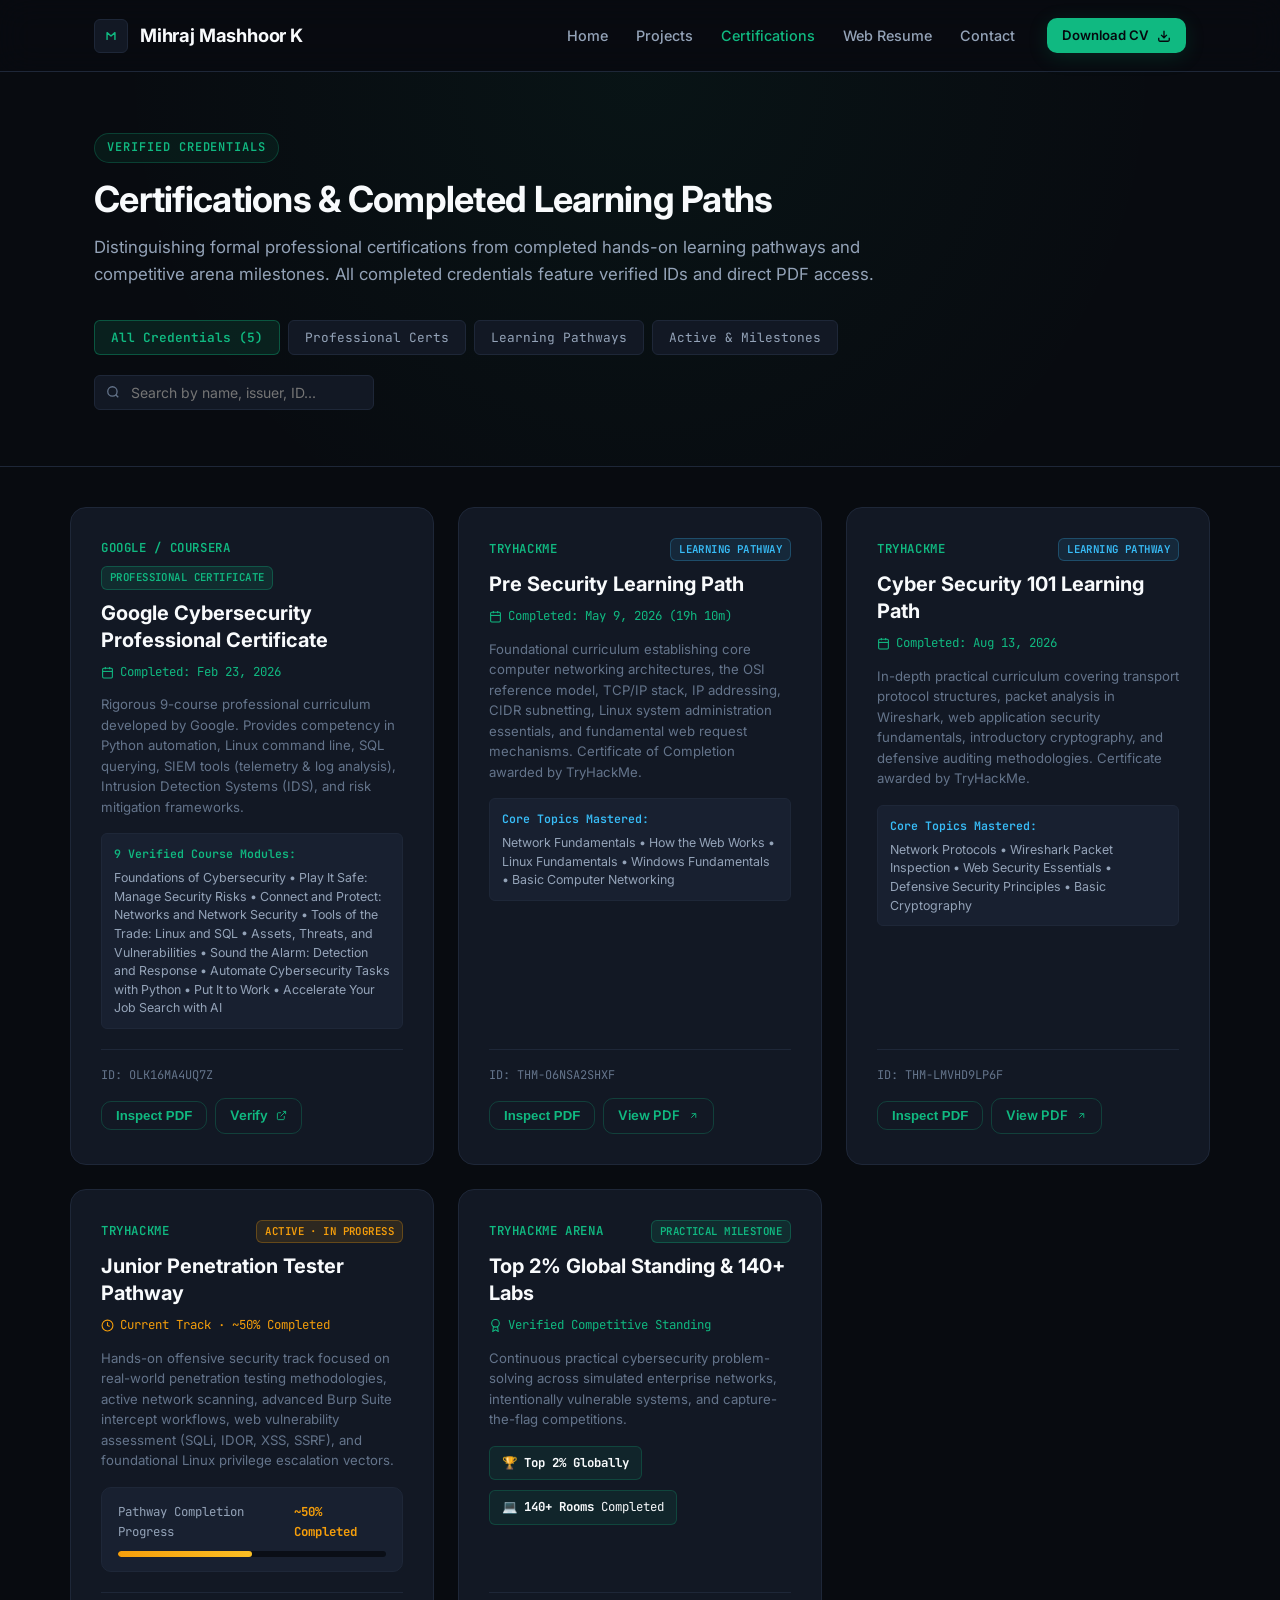
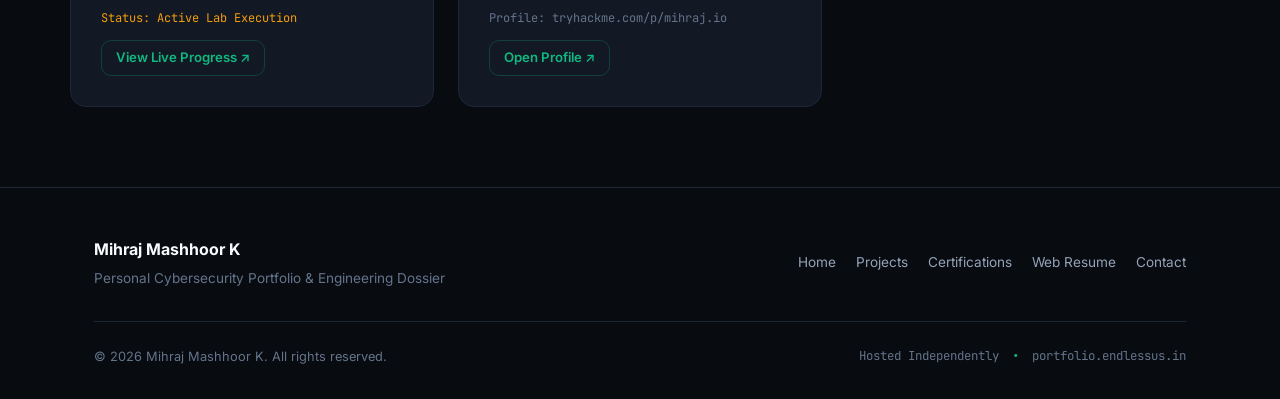
<file: certifications.html>
<!DOCTYPE html>
<html lang="en">
<head>
  <meta charset="UTF-8">
  <meta name="viewport" content="width=device-width, initial-scale=1.0">
  <title>Mihraj Mashhoor K — Certifications &amp; Completed Learning Paths</title>
  <meta name="description" content="Verified professional certifications, completed TryHackMe learning pathways, and active cybersecurity training milestones for Mihraj Mashhoor K.">
  <link rel="canonical" href="https://portfolio.endlessus.in/certifications.html">
  <link rel="icon" type="image/svg+xml" href="/assets/favicon.svg">

  <!-- Google Fonts: Inter & JetBrains Mono -->
  <link rel="preconnect" href="https://fonts.googleapis.com">
  <link rel="preconnect" href="https://fonts.gstatic.com" crossorigin>
  <link href="https://fonts.googleapis.com/css2?family=Inter:wght@300;400;500;600;700;800&family=JetBrains+Mono:wght@400;500;600;700&display=swap" rel="stylesheet">

  <!-- Main Stylesheet -->
  <link rel="stylesheet" href="/styles/main.css">
</head>
<body>
  <div class="site-wrapper">
    <!-- Header / Navigation -->
    <header class="header">
      <div class="container header-inner">
        <a href="/" class="logo-brand" aria-label="Mihraj Mashhoor K Home">
          <div class="logo-icon">
            <svg width="18" height="18" viewBox="0 0 32 32" fill="none">
              <path d="M9 22V10L16 16L23 10V22" stroke="currentColor" stroke-width="2.5" stroke-linecap="round" stroke-linejoin="round"/>
            </svg>
          </div>
          <span>Mihraj Mashhoor K</span>
        </a>

        <!-- Desktop Navigation -->
        <nav class="nav-desktop" aria-label="Primary Navigation">
          <ul class="nav-links">
            <li><a href="/" class="nav-link">Home</a></li>
            <li><a href="/projects.html" class="nav-link">Projects</a></li>
            <li><a href="/certifications.html" class="nav-link active">Certifications</a></li>
            <li><a href="/resume.html" class="nav-link">Web Resume</a></li>
            <li><a href="/#contact" class="nav-link">Contact</a></li>
          </ul>

          <div class="nav-actions">
            <a href="/assets/docs/Mihraj_Mashhoor_K_CV.pdf" class="btn btn-primary btn-sm" target="_blank" rel="noopener noreferrer">
              <span>Download CV</span>
              <svg width="14" height="14" viewBox="0 0 24 24" fill="none" stroke="currentColor" stroke-width="2.2"><path d="M21 15v4a2 2 0 0 1-2 2H5a2 2 0 0 1-2-2v-4M7 10l5 5 5-5M12 15V3"/></svg>
            </a>
          </div>
        </nav>

        <!-- Mobile Menu Button -->
        <button id="mobile-toggle" class="mobile-toggle" aria-label="Toggle navigation menu" aria-expanded="false" aria-controls="mobile-nav">
          <svg width="24" height="24" viewBox="0 0 24 24" fill="none" stroke="currentColor" stroke-width="2">
            <path d="M4 6h16M4 12h16M4 18h16"/>
          </svg>
        </button>
      </div>

      <!-- Mobile Navigation Drawer -->
      <div id="mobile-nav" class="mobile-nav" aria-label="Mobile Navigation">
        <ul class="mobile-nav-links">
          <li><a href="/" class="mobile-nav-link">Home</a></li>
          <li><a href="/projects.html" class="mobile-nav-link">Projects</a></li>
          <li><a href="/certifications.html" class="mobile-nav-link active">Certifications</a></li>
          <li><a href="/resume.html" class="mobile-nav-link">Web Resume</a></li>
          <li><a href="/#contact" class="mobile-nav-link">Contact</a></li>
        </ul>
        <div style="margin-top: 16px;">
          <a href="/assets/docs/Mihraj_Mashhoor_K_CV.pdf" class="btn btn-primary" style="width: 100%;" target="_blank" rel="noopener noreferrer">
            <span>Download CV (PDF)</span>
            <svg width="16" height="16" viewBox="0 0 24 24" fill="none" stroke="currentColor" stroke-width="2.2"><path d="M21 15v4a2 2 0 0 1-2 2H5a2 2 0 0 1-2-2v-4M7 10l5 5 5-5M12 15V3"/></svg>
          </a>
        </div>
      </div>
    </header>

    <main>
      <!-- Page Header -->
      <section class="page-header-section">
        <div class="container">
          <div class="page-header-content">
            <span class="section-tag">Verified Credentials</span>
            <h1 class="page-title">Certifications &amp; Completed Learning Paths</h1>
            <p class="page-desc">Distinguishing formal professional certifications from completed hands-on learning pathways and competitive arena milestones. All completed credentials feature verified IDs and direct PDF access.</p>

            <!-- Interactive Filters and Search Bar -->
            <div class="controls-bar">
              <div class="filter-group">
                <button class="filter-btn active" data-filter="all">All Credentials (5)</button>
                <button class="filter-btn" data-filter="professional">Professional Certs</button>
                <button class="filter-btn" data-filter="pathway">Learning Pathways</button>
                <button class="filter-btn" data-filter="active">Active &amp; Milestones</button>
              </div>

              <div class="search-box">
                <svg class="search-icon" width="14" height="14" viewBox="0 0 24 24" fill="none" stroke="currentColor" stroke-width="2.2"><circle cx="11" cy="11" r="8"/><line x1="21" y1="21" x2="16.65" y2="16.65"/></svg>
                <input type="text" class="search-input" placeholder="Search by name, issuer, ID..." aria-label="Search certifications">
              </div>
            </div>
          </div>
        </div>
      </section>

      <!-- Certifications Grid -->
      <section class="container" style="padding: 40px 0 80px;">
        <div class="cert-grid">
          <!-- 1. Google Cybersecurity Professional Certificate -->
          <div class="cert-card filterable-card" data-category="professional">
            <div class="cert-top">
              <div class="cert-type-row">
                <span class="cert-issuer">Google / Coursera</span>
                <span class="cert-badge badge-prof">Professional Certificate</span>
              </div>
              <h2 class="cert-title" style="font-size: 1.25rem;">Google Cybersecurity Professional Certificate</h2>
              <div class="cert-date">
                <svg width="13" height="13" viewBox="0 0 24 24" fill="none" stroke="currentColor" stroke-width="2"><rect x="3" y="4" width="18" height="18" rx="2" ry="2"/><line x1="16" y1="2" x2="16" y2="6"/><line x1="8" y1="2" x2="8" y2="6"/><line x1="3" y1="10" x2="21" y2="10"/></svg>
                <span>Completed: Feb 23, 2026</span>
              </div>
              <p class="cert-meta">
                Rigorous 9-course professional curriculum developed by Google. Provides competency in Python automation, Linux command line, SQL querying, SIEM tools (telemetry &amp; log analysis), Intrusion Detection Systems (IDS), and risk mitigation frameworks.
              </p>
              <div style="margin-top: 12px; padding: 10px 12px; background-color: var(--bg-surface-elevated); border-radius: var(--radius-sm); border: 1px solid var(--border-subtle);">
                <div style="font-family: var(--font-mono); font-size: 0.725rem; color: var(--accent-emerald); margin-bottom: 6px; font-weight: 600;">9 Verified Course Modules:</div>
                <div style="font-size: 0.775rem; color: var(--text-secondary); line-height: 1.5;">
                  Foundations of Cybersecurity &bull; Play It Safe: Manage Security Risks &bull; Connect and Protect: Networks and Network Security &bull; Tools of the Trade: Linux and SQL &bull; Assets, Threats, and Vulnerabilities &bull; Sound the Alarm: Detection and Response &bull; Automate Cybersecurity Tasks with Python &bull; Put It to Work &bull; Accelerate Your Job Search with AI
                </div>
              </div>
            </div>
            <div class="cert-footer">
              <span class="cert-id">ID: OLK16MA4UQ7Z</span>
              <div class="cert-actions">
                <button class="btn btn-outline btn-sm open-cert-modal"
                        data-cert-title="Google Cybersecurity Professional Certificate"
                        data-pdf-url="/assets/docs/Google_Cybersecurity_Certificate.pdf"
                        data-verify-url="https://coursera.org/verify/professional-cert/OLK16MA4UQ7Z">
                  <span>Inspect PDF</span>
                </button>
                <a href="https://coursera.org/verify/professional-cert/OLK16MA4UQ7Z" class="btn btn-outline btn-sm" target="_blank" rel="noopener noreferrer">
                  <span>Verify</span>
                  <svg width="11" height="11" viewBox="0 0 24 24" fill="none" stroke="currentColor" stroke-width="2"><path d="M18 13v6a2 2 0 0 1-2 2H5a2 2 0 0 1-2-2V8a2 2 0 0 1 2-2h6M15 3h6v6M10 14L21 3"/></svg>
                </a>
              </div>
            </div>
          </div>

          <!-- 2. Pre Security Learning Path -->
          <div class="cert-card filterable-card" data-category="pathway">
            <div class="cert-top">
              <div class="cert-type-row">
                <span class="cert-issuer">TryHackMe</span>
                <span class="cert-badge badge-pathway">Learning Pathway</span>
              </div>
              <h2 class="cert-title" style="font-size: 1.25rem;">Pre Security Learning Path</h2>
              <div class="cert-date">
                <svg width="13" height="13" viewBox="0 0 24 24" fill="none" stroke="currentColor" stroke-width="2"><rect x="3" y="4" width="18" height="18" rx="2" ry="2"/><line x1="16" y1="2" x2="16" y2="6"/><line x1="8" y1="2" x2="8" y2="6"/><line x1="3" y1="10" x2="21" y2="10"/></svg>
                <span>Completed: May 9, 2026 (19h 10m)</span>
              </div>
              <p class="cert-meta">
                Foundational curriculum establishing core computer networking architectures, the OSI reference model, TCP/IP stack, IP addressing, CIDR subnetting, Linux system administration essentials, and fundamental web request mechanisms. Certificate of Completion awarded by TryHackMe.
              </p>
              <div style="margin-top: 12px; padding: 10px 12px; background-color: var(--bg-surface-elevated); border-radius: var(--radius-sm); border: 1px solid var(--border-subtle);">
                <div style="font-family: var(--font-mono); font-size: 0.725rem; color: #38bdf8; margin-bottom: 6px; font-weight: 600;">Core Topics Mastered:</div>
                <div style="font-size: 0.775rem; color: var(--text-secondary); line-height: 1.5;">
                  Network Fundamentals &bull; How the Web Works &bull; Linux Fundamentals &bull; Windows Fundamentals &bull; Basic Computer Networking
                </div>
              </div>
            </div>
            <div class="cert-footer">
              <span class="cert-id">ID: THM-O6NSA2SHXF</span>
              <div class="cert-actions">
                <button class="btn btn-outline btn-sm open-cert-modal"
                        data-cert-title="TryHackMe — Pre Security Certificate of Completion"
                        data-pdf-url="/assets/docs/THM_PreSecurity_Certificate.pdf">
                  <span>Inspect PDF</span>
                </button>
                <a href="/assets/docs/THM_PreSecurity_Certificate.pdf" class="btn btn-outline btn-sm" target="_blank" rel="noopener noreferrer">
                  <span>View PDF</span>
                  <svg width="11" height="11" viewBox="0 0 24 24" fill="none" stroke="currentColor" stroke-width="2"><path d="M7 17l9.2-9.2M17 17V8H8"/></svg>
                </a>
              </div>
            </div>
          </div>

          <!-- 3. Cyber Security 101 Learning Path -->
          <div class="cert-card filterable-card" data-category="pathway">
            <div class="cert-top">
              <div class="cert-type-row">
                <span class="cert-issuer">TryHackMe</span>
                <span class="cert-badge badge-pathway">Learning Pathway</span>
              </div>
              <h2 class="cert-title" style="font-size: 1.25rem;">Cyber Security 101 Learning Path</h2>
              <div class="cert-date">
                <svg width="13" height="13" viewBox="0 0 24 24" fill="none" stroke="currentColor" stroke-width="2"><rect x="3" y="4" width="18" height="18" rx="2" ry="2"/><line x1="16" y1="2" x2="16" y2="6"/><line x1="8" y1="2" x2="8" y2="6"/><line x1="3" y1="10" x2="21" y2="10"/></svg>
                <span>Completed: Aug 13, 2026</span>
              </div>
              <p class="cert-meta">
                In-depth practical curriculum covering transport protocol structures, packet analysis in Wireshark, web application security fundamentals, introductory cryptography, and defensive auditing methodologies. Certificate awarded by TryHackMe.
              </p>
              <div style="margin-top: 12px; padding: 10px 12px; background-color: var(--bg-surface-elevated); border-radius: var(--radius-sm); border: 1px solid var(--border-subtle);">
                <div style="font-family: var(--font-mono); font-size: 0.725rem; color: #38bdf8; margin-bottom: 6px; font-weight: 600;">Core Topics Mastered:</div>
                <div style="font-size: 0.775rem; color: var(--text-secondary); line-height: 1.5;">
                  Network Protocols &bull; Wireshark Packet Inspection &bull; Web Security Essentials &bull; Defensive Security Principles &bull; Basic Cryptography
                </div>
              </div>
            </div>
            <div class="cert-footer">
              <span class="cert-id">ID: THM-LMVHD9LP6F</span>
              <div class="cert-actions">
                <button class="btn btn-outline btn-sm open-cert-modal"
                        data-cert-title="TryHackMe — Cyber Security 101 Certificate of Completion"
                        data-pdf-url="/assets/docs/THM_CyberSecurity101_Certificate.pdf">
                  <span>Inspect PDF</span>
                </button>
                <a href="/assets/docs/THM_CyberSecurity101_Certificate.pdf" class="btn btn-outline btn-sm" target="_blank" rel="noopener noreferrer">
                  <span>View PDF</span>
                  <svg width="11" height="11" viewBox="0 0 24 24" fill="none" stroke="currentColor" stroke-width="2"><path d="M7 17l9.2-9.2M17 17V8H8"/></svg>
                </a>
              </div>
            </div>
          </div>

          <!-- 4. Junior Penetration Tester Pathway (Active Track) -->
          <div class="cert-card filterable-card" data-category="active">
            <div class="cert-top">
              <div class="cert-type-row">
                <span class="cert-issuer">TryHackMe</span>
                <span class="cert-badge badge-progress">Active &middot; In Progress</span>
              </div>
              <h2 class="cert-title" style="font-size: 1.25rem;">Junior Penetration Tester Pathway</h2>
              <div class="cert-date" style="color: #f59e0b;">
                <svg width="13" height="13" viewBox="0 0 24 24" fill="none" stroke="currentColor" stroke-width="2"><circle cx="12" cy="12" r="10"/><polyline points="12 6 12 12 16 14"/></svg>
                <span>Current Track &middot; ~50% Completed</span>
              </div>
              <p class="cert-meta">
                Hands-on offensive security track focused on real-world penetration testing methodologies, active network scanning, advanced Burp Suite intercept workflows, web vulnerability assessment (SQLi, IDOR, XSS, SSRF), and foundational Linux privilege escalation vectors.
              </p>
              <div class="progress-box" style="margin-top: 14px;">
                <div class="progress-header">
                  <span class="progress-label">Pathway Completion Progress</span>
                  <span class="progress-pct">~50% Completed</span>
                </div>
                <div class="progress-track">
                  <div class="progress-fill" style="width: 50%;"></div>
                </div>
              </div>
            </div>
            <div class="cert-footer">
              <span class="cert-id" style="color: #f59e0b;">Status: Active Lab Execution</span>
              <a href="https://tryhackme.com/p/mihraj.io" class="btn btn-outline btn-sm" target="_blank" rel="noopener noreferrer">
                <span>View Live Progress ↗</span>
              </a>
            </div>
          </div>

          <!-- 5. TryHackMe Global Ranking & Practical Standing -->
          <div class="cert-card filterable-card" data-category="active">
            <div class="cert-top">
              <div class="cert-type-row">
                <span class="cert-issuer">TryHackMe Arena</span>
                <span class="cert-badge badge-prof">Practical Milestone</span>
              </div>
              <h2 class="cert-title" style="font-size: 1.25rem;">Top 2% Global Standing &amp; 140+ Labs</h2>
              <div class="cert-date">
                <svg width="13" height="13" viewBox="0 0 24 24" fill="none" stroke="currentColor" stroke-width="2"><circle cx="12" cy="8" r="7"/><polyline points="8.21 13.89 7 23 12 20 17 23 15.79 13.88"/></svg>
                <span>Verified Competitive Standing</span>
              </div>
              <p class="cert-meta">
                Continuous practical cybersecurity problem-solving across simulated enterprise networks, intentionally vulnerable systems, and capture-the-flag competitions.
              </p>
              <div class="thm-achievements-row" style="margin-top: 14px;">
                <div class="thm-achievement-pill">
                  <span style="color: #f59e0b;">🏆</span>
                  <span><strong>Top 2% Globally</strong></span>
                </div>
                <div class="thm-achievement-pill">
                  <span style="color: var(--accent-emerald);">💻</span>
                  <span><strong>140+ Rooms</strong> Completed</span>
                </div>
              </div>
            </div>
            <div class="cert-footer">
              <span class="cert-id">Profile: tryhackme.com/p/mihraj.io</span>
              <a href="https://tryhackme.com/p/mihraj.io" class="btn btn-outline btn-sm" target="_blank" rel="noopener noreferrer">
                <span>Open Profile ↗</span>
              </a>
            </div>
          </div>
        </div>

        <div id="no-results-msg" style="display: none; text-align: center; padding: 48px; color: var(--text-muted); font-family: var(--font-mono);">
          No matching credentials found for your query.
        </div>
      </section>
    </main>

    <!-- Certificate Inspection Modal -->
    <div id="cert-modal" class="modal-overlay" role="dialog" aria-modal="true" aria-labelledby="modal-title">
      <div class="modal-card">
        <div class="modal-header">
          <h3 id="modal-title" class="modal-title">Certificate Inspection</h3>
          <button class="modal-close-btn" aria-label="Close dialog">
            <svg width="20" height="20" viewBox="0 0 24 24" fill="none" stroke="currentColor" stroke-width="2"><line x1="18" y1="6" x2="6" y2="18"/><line x1="6" y1="6" x2="18" y2="18"/></svg>
          </button>
        </div>
        <div class="modal-body">
          <iframe id="modal-pdf-frame" class="modal-pdf-preview" src="about:blank" title="Certificate PDF Preview"></iframe>
        </div>
        <div class="modal-footer">
          <a id="modal-verify-link" href="#" class="btn btn-outline btn-sm" target="_blank" rel="noopener noreferrer" style="display: none;">
            <span>Verify Online</span>
            <svg width="12" height="12" viewBox="0 0 24 24" fill="none" stroke="currentColor" stroke-width="2"><path d="M18 13v6a2 2 0 0 1-2 2H5a2 2 0 0 1-2-2V8a2 2 0 0 1 2-2h6M15 3h6v6M10 14L21 3"/></svg>
          </a>
          <a id="modal-direct-link" href="#" class="btn btn-primary btn-sm" target="_blank" rel="noopener noreferrer">
            <span>Open Original PDF</span>
            <svg width="12" height="12" viewBox="0 0 24 24" fill="none" stroke="currentColor" stroke-width="2"><path d="M7 17l9.2-9.2M17 17V8H8"/></svg>
          </a>
        </div>
      </div>
    </div>

    <!-- Footer -->
    <footer class="footer">
      <div class="container">
        <div class="footer-inner">
          <div>
            <div class="footer-brand">Mihraj Mashhoor K</div>
            <div class="footer-tagline">Personal Cybersecurity Portfolio &amp; Engineering Dossier</div>
          </div>

          <ul class="footer-nav">
            <li><a href="/">Home</a></li>
            <li><a href="/projects.html">Projects</a></li>
            <li><a href="/certifications.html">Certifications</a></li>
            <li><a href="/resume.html">Web Resume</a></li>
            <li><a href="/#contact">Contact</a></li>
          </ul>
        </div>

        <div class="footer-bottom">
          <div>&copy; 2026 Mihraj Mashhoor K. All rights reserved.</div>
          <div style="font-family: var(--font-mono); font-size: 0.775rem;">
            <span>Hosted Independently</span>
            <span style="color: var(--accent-emerald); margin: 0 6px;">&bull;</span>
            <span>portfolio.endlessus.in</span>
          </div>
        </div>
      </div>
    </footer>
  </div>

  <script src="/scripts/main.js"></script>
  <script src="/scripts/interactive.js"></script>
</body>
</html>
</file>
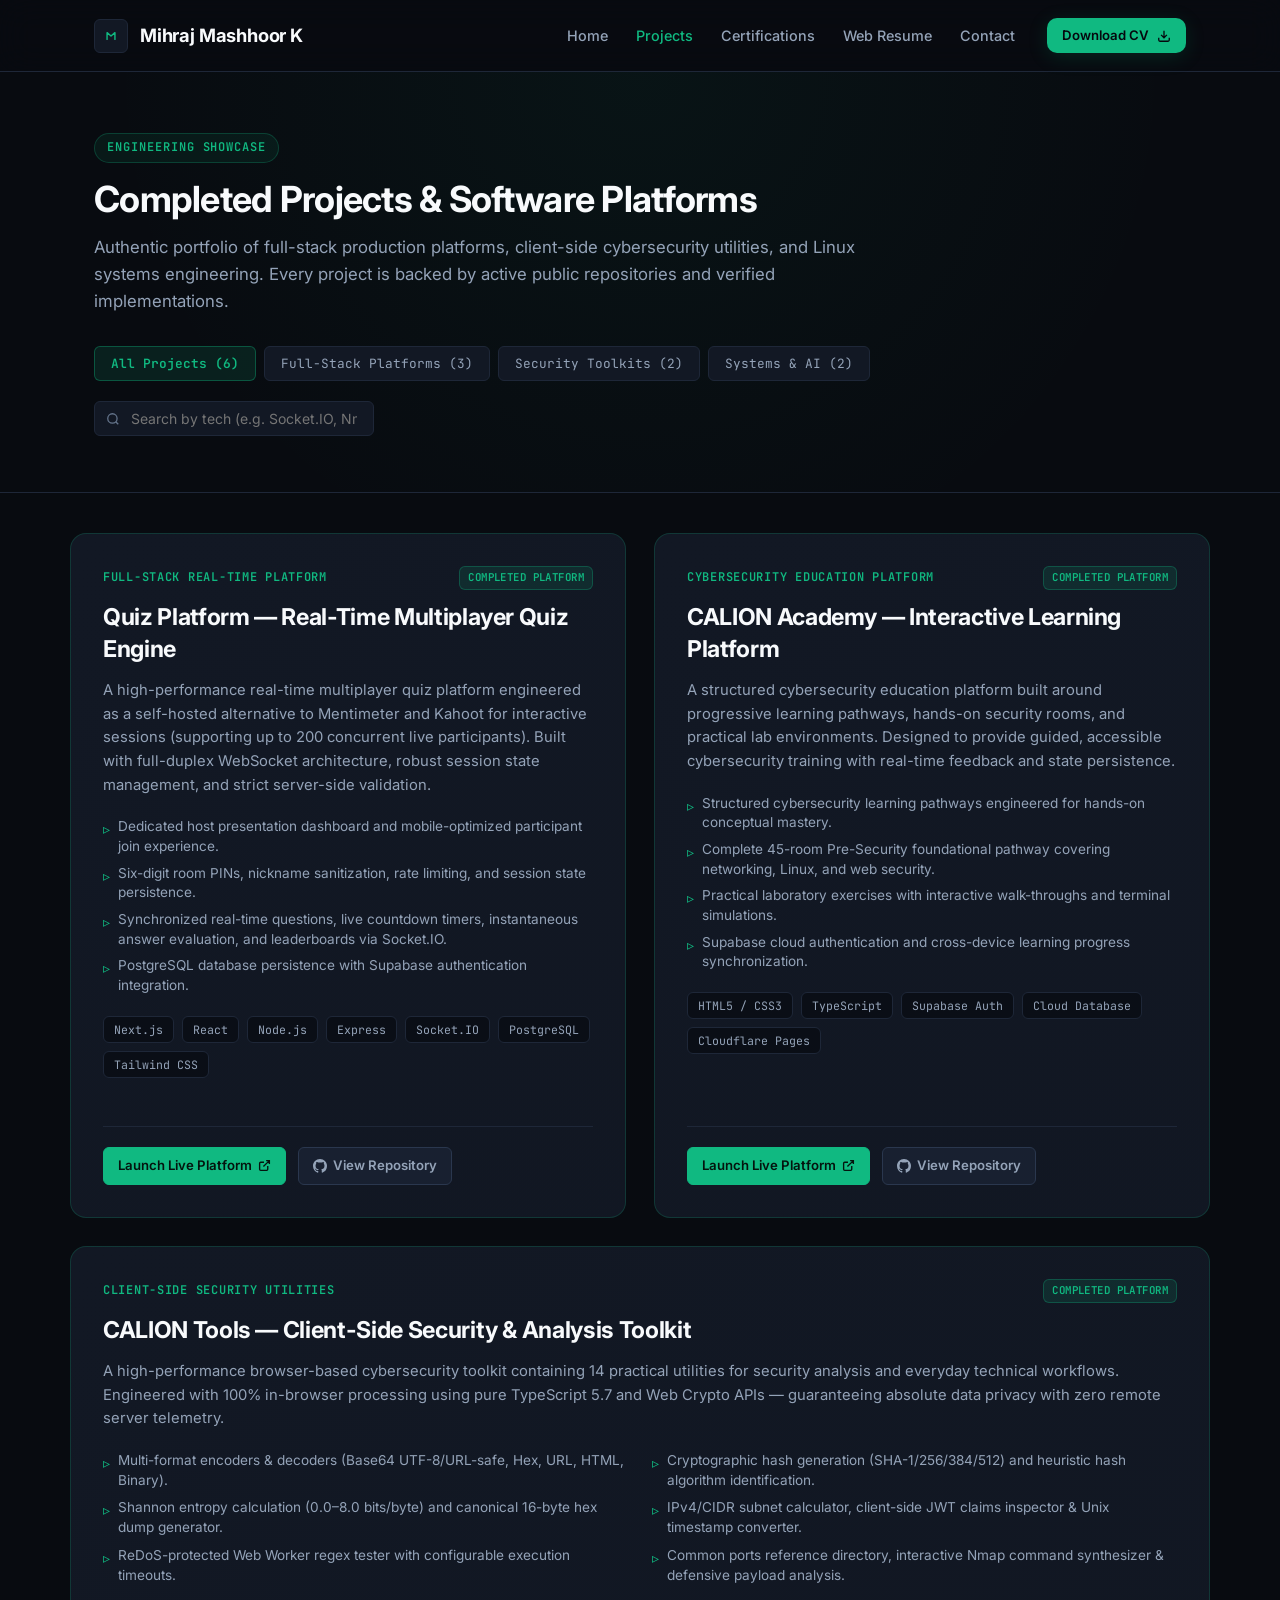
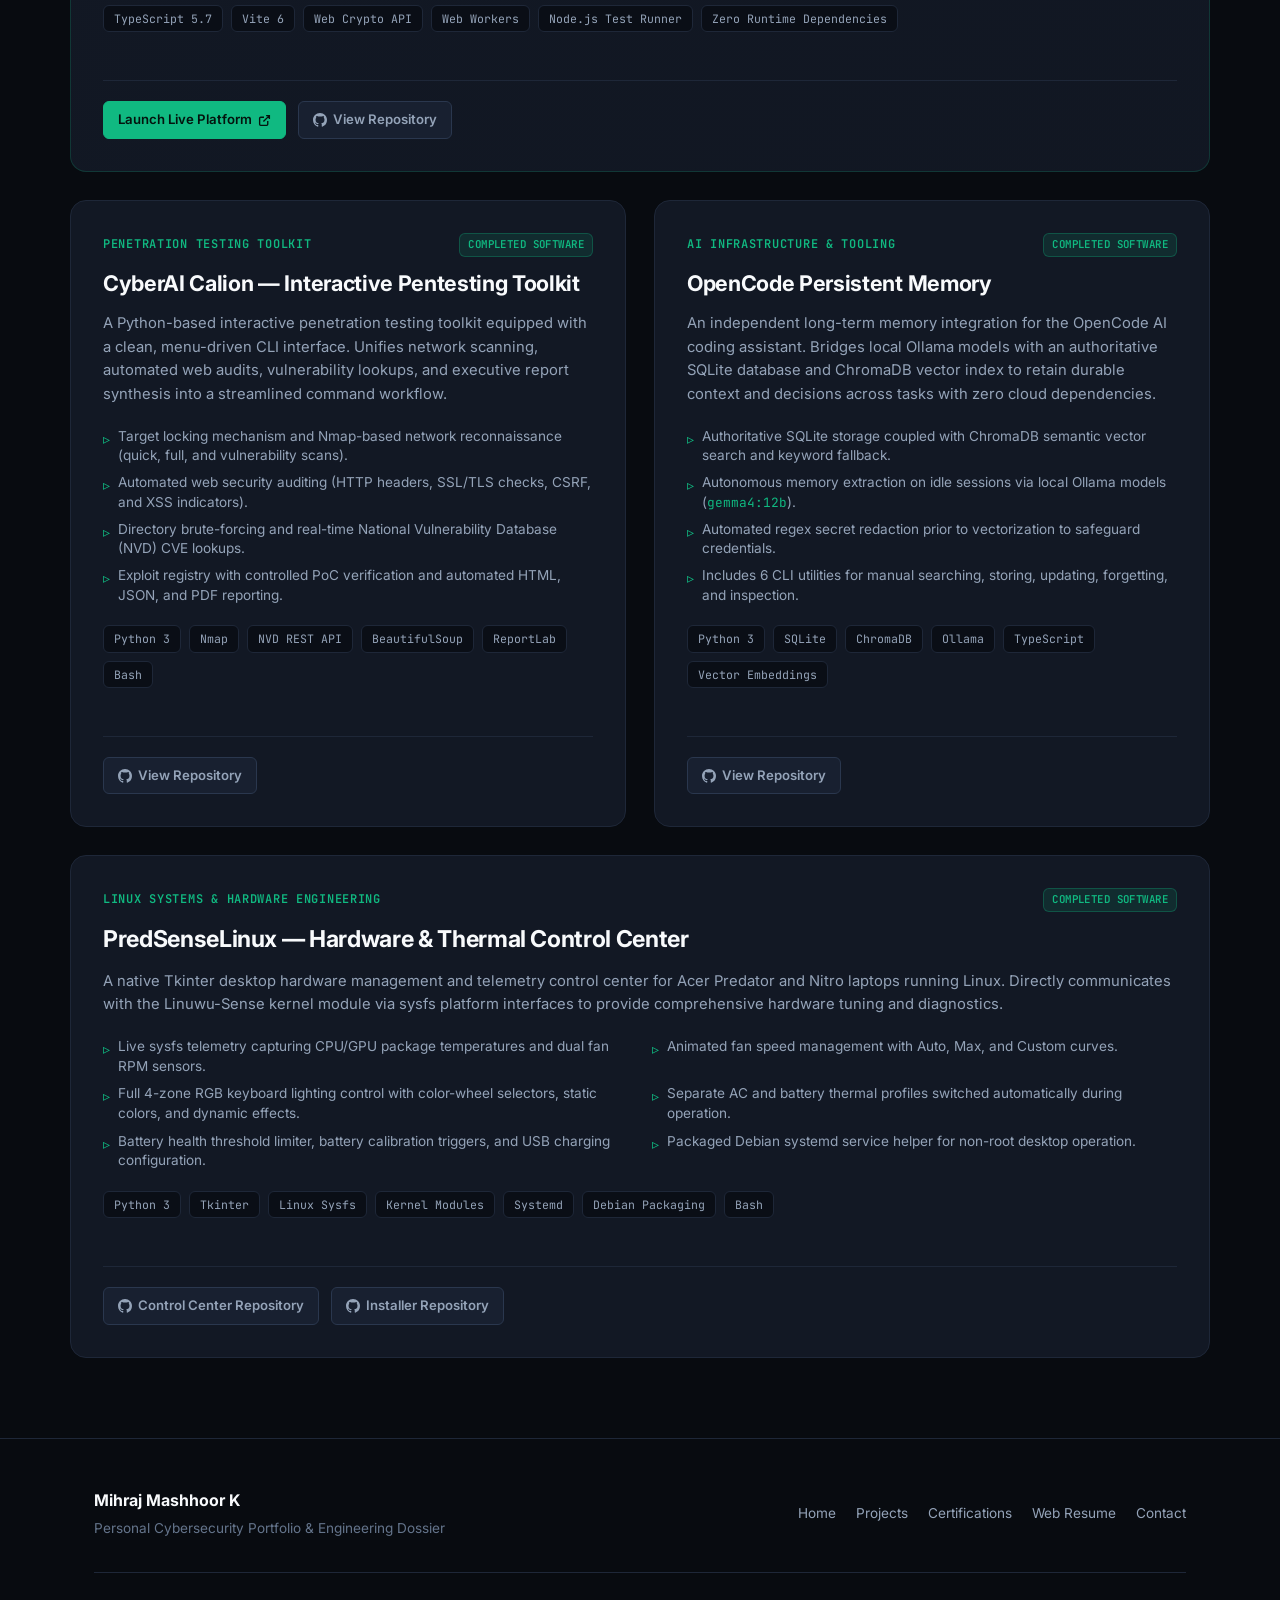
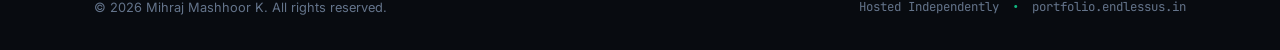
<file: projects.html>
<!DOCTYPE html>
<html lang="en">
<head>
  <meta charset="UTF-8">
  <meta name="viewport" content="width=device-width, initial-scale=1.0">
  <title>Mihraj Mashhoor K — Completed Projects &amp; Engineering Showcase</title>
  <meta name="description" content="Verified production platforms, client-side cybersecurity utilities, and Linux systems software built by Mihraj Mashhoor K. Complete with GitHub repositories and live deployments.">
  <link rel="canonical" href="https://portfolio.endlessus.in/projects.html">
  <link rel="icon" type="image/svg+xml" href="/assets/favicon.svg">

  <!-- Google Fonts: Inter & JetBrains Mono -->
  <link rel="preconnect" href="https://fonts.googleapis.com">
  <link rel="preconnect" href="https://fonts.gstatic.com" crossorigin>
  <link href="https://fonts.googleapis.com/css2?family=Inter:wght@300;400;500;600;700;800&family=JetBrains+Mono:wght@400;500;600;700&display=swap" rel="stylesheet">

  <!-- Main Stylesheet -->
  <link rel="stylesheet" href="/styles/main.css">
</head>
<body>
  <div class="site-wrapper">
    <!-- Header / Navigation -->
    <header class="header">
      <div class="container header-inner">
        <a href="/" class="logo-brand" aria-label="Mihraj Mashhoor K Home">
          <div class="logo-icon">
            <svg width="18" height="18" viewBox="0 0 32 32" fill="none">
              <path d="M9 22V10L16 16L23 10V22" stroke="currentColor" stroke-width="2.5" stroke-linecap="round" stroke-linejoin="round"/>
            </svg>
          </div>
          <span>Mihraj Mashhoor K</span>
        </a>

        <!-- Desktop Navigation -->
        <nav class="nav-desktop" aria-label="Primary Navigation">
          <ul class="nav-links">
            <li><a href="/" class="nav-link">Home</a></li>
            <li><a href="/projects.html" class="nav-link active">Projects</a></li>
            <li><a href="/certifications.html" class="nav-link">Certifications</a></li>
            <li><a href="/resume.html" class="nav-link">Web Resume</a></li>
            <li><a href="/#contact" class="nav-link">Contact</a></li>
          </ul>

          <div class="nav-actions">
            <a href="/assets/docs/Mihraj_Mashhoor_K_CV.pdf" class="btn btn-primary btn-sm" target="_blank" rel="noopener noreferrer">
              <span>Download CV</span>
              <svg width="14" height="14" viewBox="0 0 24 24" fill="none" stroke="currentColor" stroke-width="2.2"><path d="M21 15v4a2 2 0 0 1-2 2H5a2 2 0 0 1-2-2v-4M7 10l5 5 5-5M12 15V3"/></svg>
            </a>
          </div>
        </nav>

        <!-- Mobile Menu Button -->
        <button id="mobile-toggle" class="mobile-toggle" aria-label="Toggle navigation menu" aria-expanded="false" aria-controls="mobile-nav">
          <svg width="24" height="24" viewBox="0 0 24 24" fill="none" stroke="currentColor" stroke-width="2">
            <path d="M4 6h16M4 12h16M4 18h16"/>
          </svg>
        </button>
      </div>

      <!-- Mobile Navigation Drawer -->
      <div id="mobile-nav" class="mobile-nav" aria-label="Mobile Navigation">
        <ul class="mobile-nav-links">
          <li><a href="/" class="mobile-nav-link">Home</a></li>
          <li><a href="/projects.html" class="mobile-nav-link active">Projects</a></li>
          <li><a href="/certifications.html" class="mobile-nav-link">Certifications</a></li>
          <li><a href="/resume.html" class="mobile-nav-link">Web Resume</a></li>
          <li><a href="/#contact" class="mobile-nav-link">Contact</a></li>
        </ul>
        <div style="margin-top: 16px;">
          <a href="/assets/docs/Mihraj_Mashhoor_K_CV.pdf" class="btn btn-primary" style="width: 100%;" target="_blank" rel="noopener noreferrer">
            <span>Download CV (PDF)</span>
            <svg width="16" height="16" viewBox="0 0 24 24" fill="none" stroke="currentColor" stroke-width="2.2"><path d="M21 15v4a2 2 0 0 1-2 2H5a2 2 0 0 1-2-2v-4M7 10l5 5 5-5M12 15V3"/></svg>
          </a>
        </div>
      </div>
    </header>

    <main>
      <!-- Page Header -->
      <section class="page-header-section">
        <div class="container">
          <div class="page-header-content">
            <span class="section-tag">Engineering Showcase</span>
            <h1 class="page-title">Completed Projects &amp; Software Platforms</h1>
            <p class="page-desc">Authentic portfolio of full-stack production platforms, client-side cybersecurity utilities, and Linux systems engineering. Every project is backed by active public repositories and verified implementations.</p>

            <!-- Controls: Filter & Search -->
            <div class="controls-bar">
              <div class="filter-group">
                <button class="filter-btn active" data-filter="all">All Projects (6)</button>
                <button class="filter-btn" data-filter="platform">Full-Stack Platforms (3)</button>
                <button class="filter-btn" data-filter="security">Security Toolkits (2)</button>
                <button class="filter-btn" data-filter="systems">Systems &amp; AI (2)</button>
              </div>

              <div class="search-box">
                <svg class="search-icon" width="14" height="14" viewBox="0 0 24 24" fill="none" stroke="currentColor" stroke-width="2.2"><circle cx="11" cy="11" r="8"/><line x1="21" y1="21" x2="16.65" y2="16.65"/></svg>
                <input type="text" class="search-input" placeholder="Search by tech (e.g. Socket.IO, Nmap, SQLite)..." aria-label="Search projects">
              </div>
            </div>
          </div>
        </div>
      </section>

      <!-- Projects Grid -->
      <section class="container" style="padding: 40px 0 80px;">
        <div class="projects-grid">
          <!-- 1. Quiz Platform -->
          <div class="project-card featured-platform filterable-card" data-category="platform">
            <div class="project-top">
              <div class="project-type-row">
                <span class="project-category">Full-Stack Real-Time Platform</span>
                <span class="project-badge badge-completed">Completed Platform</span>
              </div>
              <h2 class="project-title" style="font-size: 1.45rem;">Quiz Platform — Real-Time Multiplayer Quiz Engine</h2>
              <p class="project-desc">
                A high-performance real-time multiplayer quiz platform engineered as a self-hosted alternative to Mentimeter and Kahoot for interactive sessions (supporting up to 200 concurrent live participants). Built with full-duplex WebSocket architecture, robust session state management, and strict server-side validation.
              </p>
              <ul class="project-features">
                <li class="project-feature-item">
                  <span class="project-feature-icon">▹</span>
                  <span>Dedicated host presentation dashboard and mobile-optimized participant join experience.</span>
                </li>
                <li class="project-feature-item">
                  <span class="project-feature-icon">▹</span>
                  <span>Six-digit room PINs, nickname sanitization, rate limiting, and session state persistence.</span>
                </li>
                <li class="project-feature-item">
                  <span class="project-feature-icon">▹</span>
                  <span>Synchronized real-time questions, live countdown timers, instantaneous answer evaluation, and leaderboards via Socket.IO.</span>
                </li>
                <li class="project-feature-item">
                  <span class="project-feature-icon">▹</span>
                  <span>PostgreSQL database persistence with Supabase authentication integration.</span>
                </li>
              </ul>
              <div class="project-tech">
                <span class="tech-pill">Next.js</span>
                <span class="tech-pill">React</span>
                <span class="tech-pill">Node.js</span>
                <span class="tech-pill">Express</span>
                <span class="tech-pill">Socket.IO</span>
                <span class="tech-pill">PostgreSQL</span>
                <span class="tech-pill">Tailwind CSS</span>
              </div>
            </div>
            <div class="project-links">
              <a href="https://quiz.endlessus.in" class="btn-live-demo" target="_blank" rel="noopener noreferrer">
                <span>Launch Live Platform</span>
                <svg width="13" height="13" viewBox="0 0 24 24" fill="none" stroke="currentColor" stroke-width="2.5"><path d="M18 13v6a2 2 0 0 1-2 2H5a2 2 0 0 1-2-2V8a2 2 0 0 1 2-2h6M15 3h6v6M10 14L21 3"/></svg>
              </a>
              <a href="https://github.com/mihrajmashoor8301-collab/quiz-platform" class="btn-github" target="_blank" rel="noopener noreferrer">
                <svg width="14" height="14" viewBox="0 0 24 24" fill="currentColor"><path d="M12 0C5.37 0 0 5.37 0 12c0 5.31 3.435 9.795 8.205 11.385.6.105.825-.255.825-.57 0-.285-.015-1.23-.015-2.235-3.015.555-3.795-.735-4.035-1.41-.135-.345-.72-1.41-1.23-1.695-.42-.225-1.02-.78-.015-.795.945-.015 1.62.87 1.845 1.23 1.08 1.815 2.805 1.305 3.495.99.105-.78.42-1.305.765-1.605-2.67-.3-5.46-1.335-5.46-5.925 0-1.305.465-2.385 1.23-3.225-.12-.3-.54-1.53.12-3.18 0 0 1.005-.315 3.3 1.23.96-.27 1.98-.405 3-.405s2.04.135 3 .405c2.295-1.56 3.3-1.23 3.3-1.23.66 1.65.24 2.88.12 3.18.765.84 1.23 1.905 1.23 3.225 0 4.605-2.805 5.625-5.475 5.925.435.375.81 1.095.81 2.22 0 1.605-.015 2.895-.015 3.3 0 .315.225.69.825.57A12.02 12.02 0 0024 12c0-6.63-5.37-12-12-12z"/></svg>
                <span>View Repository</span>
              </a>
            </div>
          </div>

          <!-- 2. CALION Academy -->
          <div class="project-card featured-platform filterable-card" data-category="platform security">
            <div class="project-top">
              <div class="project-type-row">
                <span class="project-category">Cybersecurity Education Platform</span>
                <span class="project-badge badge-completed">Completed Platform</span>
              </div>
              <h2 class="project-title" style="font-size: 1.45rem;">CALION Academy — Interactive Learning Platform</h2>
              <p class="project-desc">
                A structured cybersecurity education platform built around progressive learning pathways, hands-on security rooms, and practical lab environments. Designed to provide guided, accessible cybersecurity training with real-time feedback and state persistence.
              </p>
              <ul class="project-features">
                <li class="project-feature-item">
                  <span class="project-feature-icon">▹</span>
                  <span>Structured cybersecurity learning pathways engineered for hands-on conceptual mastery.</span>
                </li>
                <li class="project-feature-item">
                  <span class="project-feature-icon">▹</span>
                  <span>Complete 45-room Pre-Security foundational pathway covering networking, Linux, and web security.</span>
                </li>
                <li class="project-feature-item">
                  <span class="project-feature-icon">▹</span>
                  <span>Practical laboratory exercises with interactive walk-throughs and terminal simulations.</span>
                </li>
                <li class="project-feature-item">
                  <span class="project-feature-icon">▹</span>
                  <span>Supabase cloud authentication and cross-device learning progress synchronization.</span>
                </li>
              </ul>
              <div class="project-tech">
                <span class="tech-pill">HTML5 / CSS3</span>
                <span class="tech-pill">TypeScript</span>
                <span class="tech-pill">Supabase Auth</span>
                <span class="tech-pill">Cloud Database</span>
                <span class="tech-pill">Cloudflare Pages</span>
              </div>
            </div>
            <div class="project-links">
              <a href="https://learning.endlessus.in" class="btn-live-demo" target="_blank" rel="noopener noreferrer">
                <span>Launch Live Platform</span>
                <svg width="13" height="13" viewBox="0 0 24 24" fill="none" stroke="currentColor" stroke-width="2.5"><path d="M18 13v6a2 2 0 0 1-2 2H5a2 2 0 0 1-2-2V8a2 2 0 0 1 2-2h6M15 3h6v6M10 14L21 3"/></svg>
              </a>
              <a href="https://github.com/mihrajmashoor8301-collab/mihrajmashoor8301-collab.github.io" class="btn-github" target="_blank" rel="noopener noreferrer">
                <svg width="14" height="14" viewBox="0 0 24 24" fill="currentColor"><path d="M12 0C5.37 0 0 5.37 0 12c0 5.31 3.435 9.795 8.205 11.385.6.105.825-.255.825-.57 0-.285-.015-1.23-.015-2.235-3.015.555-3.795-.735-4.035-1.41-.135-.345-.72-1.41-1.23-1.695-.42-.225-1.02-.78-.015-.795.945-.015 1.62.87 1.845 1.23 1.08 1.815 2.805 1.305 3.495.99.105-.78.42-1.305.765-1.605-2.67-.3-5.46-1.335-5.46-5.925 0-1.305.465-2.385 1.23-3.225-.12-.3-.54-1.53.12-3.18 0 0 1.005-.315 3.3 1.23.96-.27 1.98-.405 3-.405s2.04.135 3 .405c2.295-1.56 3.3-1.23 3.3-1.23.66 1.65.24 2.88.12 3.18.765.84 1.23 1.905 1.23 3.225 0 4.605-2.805 5.625-5.475 5.925.435.375.81 1.095.81 2.22 0 1.605-.015 2.895-.015 3.3 0 .315.225.69.825.57A12.02 12.02 0 0024 12c0-6.63-5.37-12-12-12z"/></svg>
                <span>View Repository</span>
              </a>
            </div>
          </div>

          <!-- 3. CALION Tools -->
          <div class="project-card featured-platform filterable-card" data-category="platform security" style="grid-column: span 2;">
            <div class="project-top">
              <div class="project-type-row">
                <span class="project-category">Client-Side Security Utilities</span>
                <span class="project-badge badge-completed">Completed Platform</span>
              </div>
              <h2 class="project-title" style="font-size: 1.45rem;">CALION Tools — Client-Side Security &amp; Analysis Toolkit</h2>
              <p class="project-desc">
                A high-performance browser-based cybersecurity toolkit containing 14 practical utilities for security analysis and everyday technical workflows. Engineered with 100% in-browser processing using pure TypeScript 5.7 and Web Crypto APIs — guaranteeing absolute data privacy with zero remote server telemetry.
              </p>
              <ul class="project-features" style="display: grid; grid-template-columns: repeat(2, 1fr); gap: 8px 24px;">
                <li class="project-feature-item">
                  <span class="project-feature-icon">▹</span>
                  <span>Multi-format encoders &amp; decoders (Base64 UTF-8/URL-safe, Hex, URL, HTML, Binary).</span>
                </li>
                <li class="project-feature-item">
                  <span class="project-feature-icon">▹</span>
                  <span>Cryptographic hash generation (SHA-1/256/384/512) and heuristic hash algorithm identification.</span>
                </li>
                <li class="project-feature-item">
                  <span class="project-feature-icon">▹</span>
                  <span>Shannon entropy calculation (0.0&ndash;8.0 bits/byte) and canonical 16-byte hex dump generator.</span>
                </li>
                <li class="project-feature-item">
                  <span class="project-feature-icon">▹</span>
                  <span>IPv4/CIDR subnet calculator, client-side JWT claims inspector &amp; Unix timestamp converter.</span>
                </li>
                <li class="project-feature-item">
                  <span class="project-feature-icon">▹</span>
                  <span>ReDoS-protected Web Worker regex tester with configurable execution timeouts.</span>
                </li>
                <li class="project-feature-item">
                  <span class="project-feature-icon">▹</span>
                  <span>Common ports reference directory, interactive Nmap command synthesizer &amp; defensive payload analysis.</span>
                </li>
              </ul>
              <div class="project-tech">
                <span class="tech-pill">TypeScript 5.7</span>
                <span class="tech-pill">Vite 6</span>
                <span class="tech-pill">Web Crypto API</span>
                <span class="tech-pill">Web Workers</span>
                <span class="tech-pill">Node.js Test Runner</span>
                <span class="tech-pill">Zero Runtime Dependencies</span>
              </div>
            </div>
            <div class="project-links">
              <a href="https://tools.endlessus.in" class="btn-live-demo" target="_blank" rel="noopener noreferrer">
                <span>Launch Live Platform</span>
                <svg width="13" height="13" viewBox="0 0 24 24" fill="none" stroke="currentColor" stroke-width="2.5"><path d="M18 13v6a2 2 0 0 1-2 2H5a2 2 0 0 1-2-2V8a2 2 0 0 1 2-2h6M15 3h6v6M10 14L21 3"/></svg>
              </a>
              <a href="https://github.com/mihrajmashoor8301-collab/calion-tools" class="btn-github" target="_blank" rel="noopener noreferrer">
                <svg width="14" height="14" viewBox="0 0 24 24" fill="currentColor"><path d="M12 0C5.37 0 0 5.37 0 12c0 5.31 3.435 9.795 8.205 11.385.6.105.825-.255.825-.57 0-.285-.015-1.23-.015-2.235-3.015.555-3.795-.735-4.035-1.41-.135-.345-.72-1.41-1.23-1.695-.42-.225-1.02-.78-.015-.795.945-.015 1.62.87 1.845 1.23 1.08 1.815 2.805 1.305 3.495.99.105-.78.42-1.305.765-1.605-2.67-.3-5.46-1.335-5.46-5.925 0-1.305.465-2.385 1.23-3.225-.12-.3-.54-1.53.12-3.18 0 0 1.005-.315 3.3 1.23.96-.27 1.98-.405 3-.405s2.04.135 3 .405c2.295-1.56 3.3-1.23 3.3-1.23.66 1.65.24 2.88.12 3.18.765.84 1.23 1.905 1.23 3.225 0 4.605-2.805 5.625-5.475 5.925.435.375.81 1.095.81 2.22 0 1.605-.015 2.895-.015 3.3 0 .315.225.69.825.57A12.02 12.02 0 0024 12c0-6.63-5.37-12-12-12z"/></svg>
                <span>View Repository</span>
              </a>
            </div>
          </div>

          <!-- 4. CyberAI Calion -->
          <div class="project-card filterable-card" data-category="security">
            <div class="project-top">
              <div class="project-type-row">
                <span class="project-category">Penetration Testing Toolkit</span>
                <span class="project-badge badge-completed">Completed Software</span>
              </div>
              <h2 class="project-title" style="font-size: 1.35rem;">CyberAI Calion — Interactive Pentesting Toolkit</h2>
              <p class="project-desc">
                A Python-based interactive penetration testing toolkit equipped with a clean, menu-driven CLI interface. Unifies network scanning, automated web audits, vulnerability lookups, and executive report synthesis into a streamlined command workflow.
              </p>
              <ul class="project-features">
                <li class="project-feature-item">
                  <span class="project-feature-icon">▹</span>
                  <span>Target locking mechanism and Nmap-based network reconnaissance (quick, full, and vulnerability scans).</span>
                </li>
                <li class="project-feature-item">
                  <span class="project-feature-icon">▹</span>
                  <span>Automated web security auditing (HTTP headers, SSL/TLS checks, CSRF, and XSS indicators).</span>
                </li>
                <li class="project-feature-item">
                  <span class="project-feature-icon">▹</span>
                  <span>Directory brute-forcing and real-time National Vulnerability Database (NVD) CVE lookups.</span>
                </li>
                <li class="project-feature-item">
                  <span class="project-feature-icon">▹</span>
                  <span>Exploit registry with controlled PoC verification and automated HTML, JSON, and PDF reporting.</span>
                </li>
              </ul>
              <div class="project-tech">
                <span class="tech-pill">Python 3</span>
                <span class="tech-pill">Nmap</span>
                <span class="tech-pill">NVD REST API</span>
                <span class="tech-pill">BeautifulSoup</span>
                <span class="tech-pill">ReportLab</span>
                <span class="tech-pill">Bash</span>
              </div>
            </div>
            <div class="project-links">
              <a href="https://github.com/mihrajmashoor8301-collab/cyberai" class="btn-github" target="_blank" rel="noopener noreferrer">
                <svg width="14" height="14" viewBox="0 0 24 24" fill="currentColor"><path d="M12 0C5.37 0 0 5.37 0 12c0 5.31 3.435 9.795 8.205 11.385.6.105.825-.255.825-.57 0-.285-.015-1.23-.015-2.235-3.015.555-3.795-.735-4.035-1.41-.135-.345-.72-1.41-1.23-1.695-.42-.225-1.02-.78-.015-.795.945-.015 1.62.87 1.845 1.23 1.08 1.815 2.805 1.305 3.495.99.105-.78.42-1.305.765-1.605-2.67-.3-5.46-1.335-5.46-5.925 0-1.305.465-2.385 1.23-3.225-.12-.3-.54-1.53.12-3.18 0 0 1.005-.315 3.3 1.23.96-.27 1.98-.405 3-.405s2.04.135 3 .405c2.295-1.56 3.3-1.23 3.3-1.23.66 1.65.24 2.88.12 3.18.765.84 1.23 1.905 1.23 3.225 0 4.605-2.805 5.625-5.475 5.925.435.375.81 1.095.81 2.22 0 1.605-.015 2.895-.015 3.3 0 .315.225.69.825.57A12.02 12.02 0 0024 12c0-6.63-5.37-12-12-12z"/></svg>
                <span>View Repository</span>
              </a>
            </div>
          </div>

          <!-- 5. OpenCode Persistent Memory -->
          <div class="project-card filterable-card" data-category="systems">
            <div class="project-top">
              <div class="project-type-row">
                <span class="project-category">AI Infrastructure &amp; Tooling</span>
                <span class="project-badge badge-completed">Completed Software</span>
              </div>
              <h2 class="project-title" style="font-size: 1.35rem;">OpenCode Persistent Memory</h2>
              <p class="project-desc">
                An independent long-term memory integration for the OpenCode AI coding assistant. Bridges local Ollama models with an authoritative SQLite database and ChromaDB vector index to retain durable context and decisions across tasks with zero cloud dependencies.
              </p>
              <ul class="project-features">
                <li class="project-feature-item">
                  <span class="project-feature-icon">▹</span>
                  <span>Authoritative SQLite storage coupled with ChromaDB semantic vector search and keyword fallback.</span>
                </li>
                <li class="project-feature-item">
                  <span class="project-feature-icon">▹</span>
                  <span>Autonomous memory extraction on idle sessions via local Ollama models (<code style="font-family: var(--font-mono); font-size: 0.8rem; color: var(--accent-emerald);">gemma4:12b</code>).</span>
                </li>
                <li class="project-feature-item">
                  <span class="project-feature-icon">▹</span>
                  <span>Automated regex secret redaction prior to vectorization to safeguard credentials.</span>
                </li>
                <li class="project-feature-item">
                  <span class="project-feature-icon">▹</span>
                  <span>Includes 6 CLI utilities for manual searching, storing, updating, forgetting, and inspection.</span>
                </li>
              </ul>
              <div class="project-tech">
                <span class="tech-pill">Python 3</span>
                <span class="tech-pill">SQLite</span>
                <span class="tech-pill">ChromaDB</span>
                <span class="tech-pill">Ollama</span>
                <span class="tech-pill">TypeScript</span>
                <span class="tech-pill">Vector Embeddings</span>
              </div>
            </div>
            <div class="project-links">
              <a href="https://github.com/mihrajmashoor8301-collab/opencode-persistent-memory" class="btn-github" target="_blank" rel="noopener noreferrer">
                <svg width="14" height="14" viewBox="0 0 24 24" fill="currentColor"><path d="M12 0C5.37 0 0 5.37 0 12c0 5.31 3.435 9.795 8.205 11.385.6.105.825-.255.825-.57 0-.285-.015-1.23-.015-2.235-3.015.555-3.795-.735-4.035-1.41-.135-.345-.72-1.41-1.23-1.695-.42-.225-1.02-.78-.015-.795.945-.015 1.62.87 1.845 1.23 1.08 1.815 2.805 1.305 3.495.99.105-.78.42-1.305.765-1.605-2.67-.3-5.46-1.335-5.46-5.925 0-1.305.465-2.385 1.23-3.225-.12-.3-.54-1.53.12-3.18 0 0 1.005-.315 3.3 1.23.96-.27 1.98-.405 3-.405s2.04.135 3 .405c2.295-1.56 3.3-1.23 3.3-1.23.66 1.65.24 2.88.12 3.18.765.84 1.23 1.905 1.23 3.225 0 4.605-2.805 5.625-5.475 5.925.435.375.81 1.095.81 2.22 0 1.605-.015 2.895-.015 3.3 0 .315.225.69.825.57A12.02 12.02 0 0024 12c0-6.63-5.37-12-12-12z"/></svg>
                <span>View Repository</span>
              </a>
            </div>
          </div>

          <!-- 6. PredSenseLinux Control Center -->
          <div class="project-card filterable-card" data-category="systems" style="grid-column: span 2;">
            <div class="project-top">
              <div class="project-type-row">
                <span class="project-category">Linux Systems &amp; Hardware Engineering</span>
                <span class="project-badge badge-completed">Completed Software</span>
              </div>
              <h2 class="project-title" style="font-size: 1.45rem;">PredSenseLinux — Hardware &amp; Thermal Control Center</h2>
              <p class="project-desc">
                A native Tkinter desktop hardware management and telemetry control center for Acer Predator and Nitro laptops running Linux. Directly communicates with the Linuwu-Sense kernel module via sysfs platform interfaces to provide comprehensive hardware tuning and diagnostics.
              </p>
              <ul class="project-features" style="display: grid; grid-template-columns: repeat(2, 1fr); gap: 8px 24px;">
                <li class="project-feature-item">
                  <span class="project-feature-icon">▹</span>
                  <span>Live sysfs telemetry capturing CPU/GPU package temperatures and dual fan RPM sensors.</span>
                </li>
                <li class="project-feature-item">
                  <span class="project-feature-icon">▹</span>
                  <span>Animated fan speed management with Auto, Max, and Custom curves.</span>
                </li>
                <li class="project-feature-item">
                  <span class="project-feature-icon">▹</span>
                  <span>Full 4-zone RGB keyboard lighting control with color-wheel selectors, static colors, and dynamic effects.</span>
                </li>
                <li class="project-feature-item">
                  <span class="project-feature-icon">▹</span>
                  <span>Separate AC and battery thermal profiles switched automatically during operation.</span>
                </li>
                <li class="project-feature-item">
                  <span class="project-feature-icon">▹</span>
                  <span>Battery health threshold limiter, battery calibration triggers, and USB charging configuration.</span>
                </li>
                <li class="project-feature-item">
                  <span class="project-feature-icon">▹</span>
                  <span>Packaged Debian systemd service helper for non-root desktop operation.</span>
                </li>
              </ul>
              <div class="project-tech">
                <span class="tech-pill">Python 3</span>
                <span class="tech-pill">Tkinter</span>
                <span class="tech-pill">Linux Sysfs</span>
                <span class="tech-pill">Kernel Modules</span>
                <span class="tech-pill">Systemd</span>
                <span class="tech-pill">Debian Packaging</span>
                <span class="tech-pill">Bash</span>
              </div>
            </div>
            <div class="project-links">
              <a href="https://github.com/mihrajmashoor8301-collab/predator-sense-custom-for-linux" class="btn-github" target="_blank" rel="noopener noreferrer">
                <svg width="14" height="14" viewBox="0 0 24 24" fill="currentColor"><path d="M12 0C5.37 0 0 5.37 0 12c0 5.31 3.435 9.795 8.205 11.385.6.105.825-.255.825-.57 0-.285-.015-1.23-.015-2.235-3.015.555-3.795-.735-4.035-1.41-.135-.345-.72-1.41-1.23-1.695-.42-.225-1.02-.78-.015-.795.945-.015 1.62.87 1.845 1.23 1.08 1.815 2.805 1.305 3.495.99.105-.78.42-1.305.765-1.605-2.67-.3-5.46-1.335-5.46-5.925 0-1.305.465-2.385 1.23-3.225-.12-.3-.54-1.53.12-3.18 0 0 1.005-.315 3.3 1.23.96-.27 1.98-.405 3-.405s2.04.135 3 .405c2.295-1.56 3.3-1.23 3.3-1.23.66 1.65.24 2.88.12 3.18.765.84 1.23 1.905 1.23 3.225 0 4.605-2.805 5.625-5.475 5.925.435.375.81 1.095.81 2.22 0 1.605-.015 2.895-.015 3.3 0 .315.225.69.825.57A12.02 12.02 0 0024 12c0-6.63-5.37-12-12-12z"/></svg>
                <span>Control Center Repository</span>
              </a>
              <a href="https://github.com/mihrajmashoor8301-collab/predator-sense-custom-for-linux-installer" class="btn-github" target="_blank" rel="noopener noreferrer">
                <svg width="14" height="14" viewBox="0 0 24 24" fill="currentColor"><path d="M12 0C5.37 0 0 5.37 0 12c0 5.31 3.435 9.795 8.205 11.385.6.105.825-.255.825-.57 0-.285-.015-1.23-.015-2.235-3.015.555-3.795-.735-4.035-1.41-.135-.345-.72-1.41-1.23-1.695-.42-.225-1.02-.78-.015-.795.945-.015 1.62.87 1.845 1.23 1.08 1.815 2.805 1.305 3.495.99.105-.78.42-1.305.765-1.605-2.67-.3-5.46-1.335-5.46-5.925 0-1.305.465-2.385 1.23-3.225-.12-.3-.54-1.53.12-3.18 0 0 1.005-.315 3.3 1.23.96-.27 1.98-.405 3-.405s2.04.135 3 .405c2.295-1.56 3.3-1.23 3.3-1.23.66 1.65.24 2.88.12 3.18.765.84 1.23 1.905 1.23 3.225 0 4.605-2.805 5.625-5.475 5.925.435.375.81 1.095.81 2.22 0 1.605-.015 2.895-.015 3.3 0 .315.225.69.825.57A12.02 12.02 0 0024 12c0-6.63-5.37-12-12-12z"/></svg>
                <span>Installer Repository</span>
              </a>
            </div>
          </div>
        </div>

        <div id="no-results-msg" style="display: none; text-align: center; padding: 48px; color: var(--text-muted); font-family: var(--font-mono);">
          No matching projects found for your query.
        </div>
      </section>
    </main>

    <!-- Footer -->
    <footer class="footer">
      <div class="container">
        <div class="footer-inner">
          <div>
            <div class="footer-brand">Mihraj Mashhoor K</div>
            <div class="footer-tagline">Personal Cybersecurity Portfolio &amp; Engineering Dossier</div>
          </div>

          <ul class="footer-nav">
            <li><a href="/">Home</a></li>
            <li><a href="/projects.html">Projects</a></li>
            <li><a href="/certifications.html">Certifications</a></li>
            <li><a href="/resume.html">Web Resume</a></li>
            <li><a href="/#contact">Contact</a></li>
          </ul>
        </div>

        <div class="footer-bottom">
          <div>&copy; 2026 Mihraj Mashhoor K. All rights reserved.</div>
          <div style="font-family: var(--font-mono); font-size: 0.775rem;">
            <span>Hosted Independently</span>
            <span style="color: var(--accent-emerald); margin: 0 6px;">&bull;</span>
            <span>portfolio.endlessus.in</span>
          </div>
        </div>
      </div>
    </footer>
  </div>

  <script src="/scripts/main.js"></script>
  <script src="/scripts/interactive.js"></script>
</body>
</html>
</file>
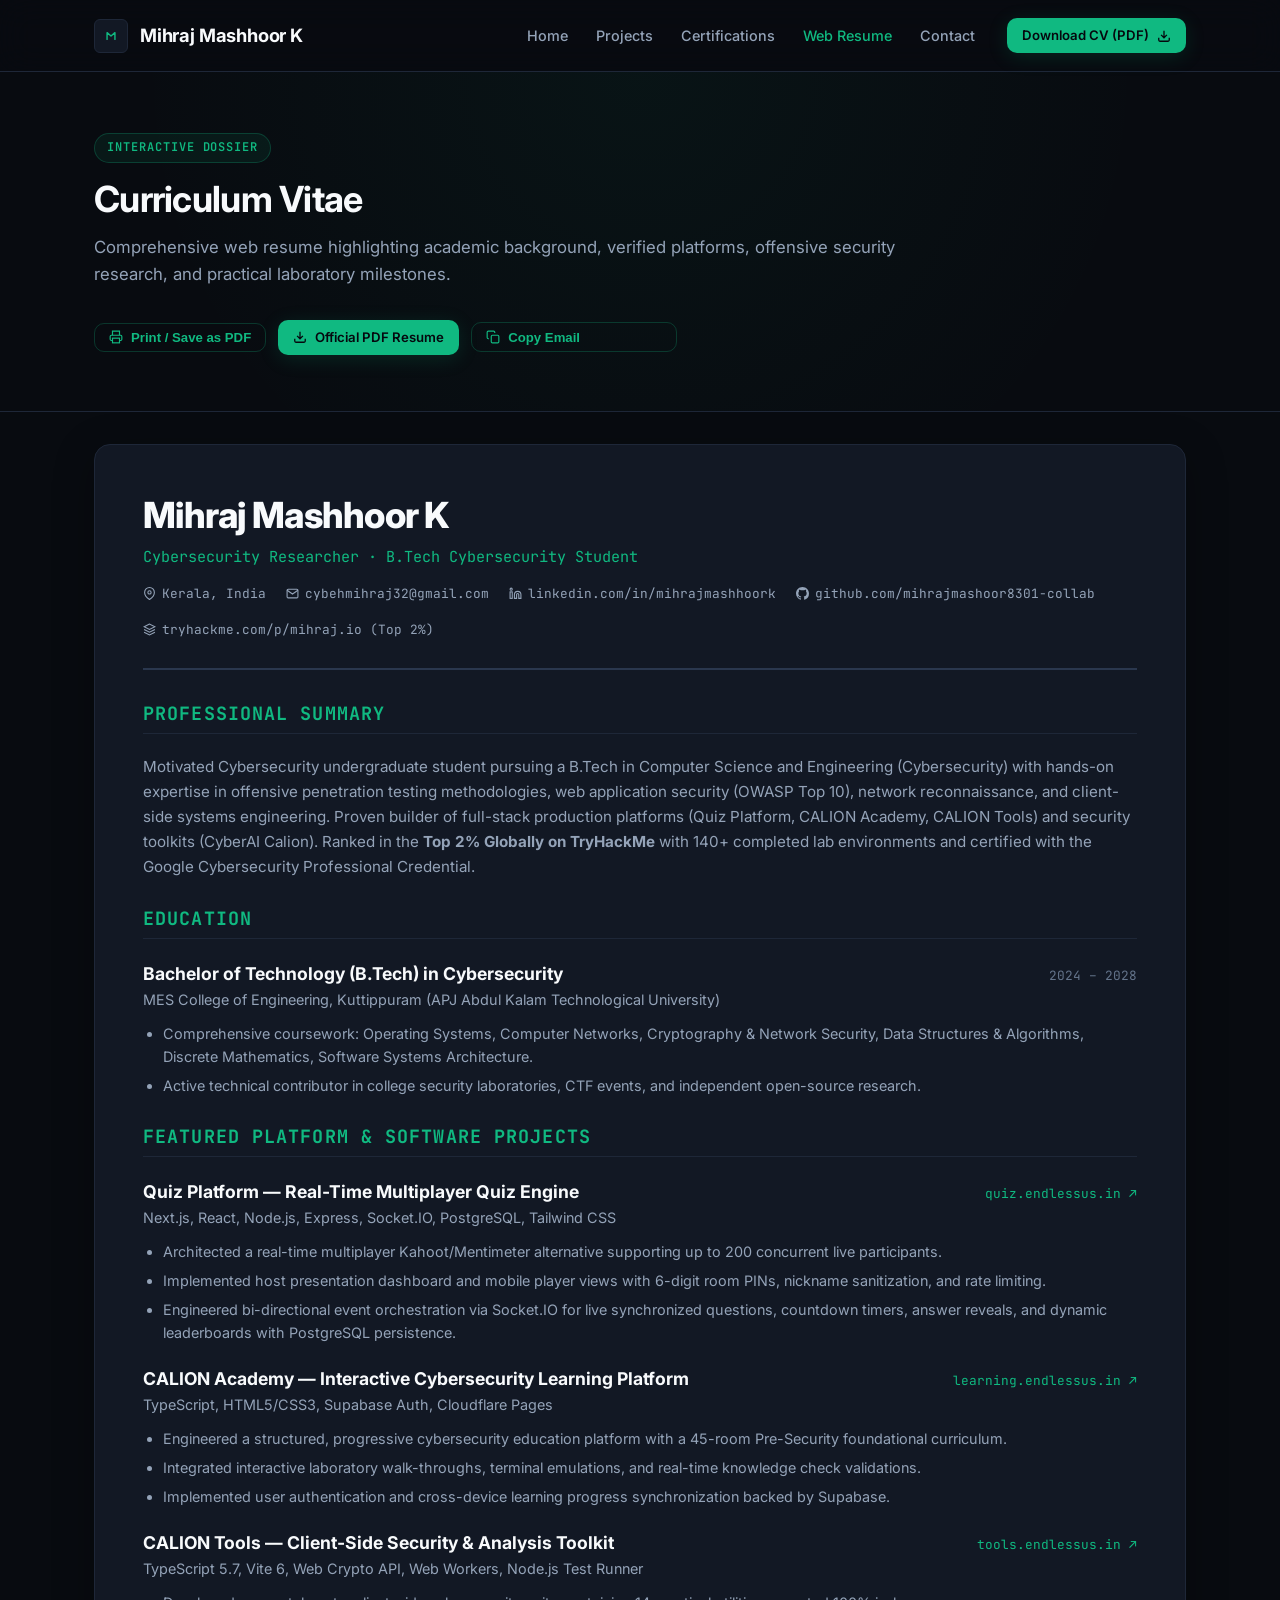
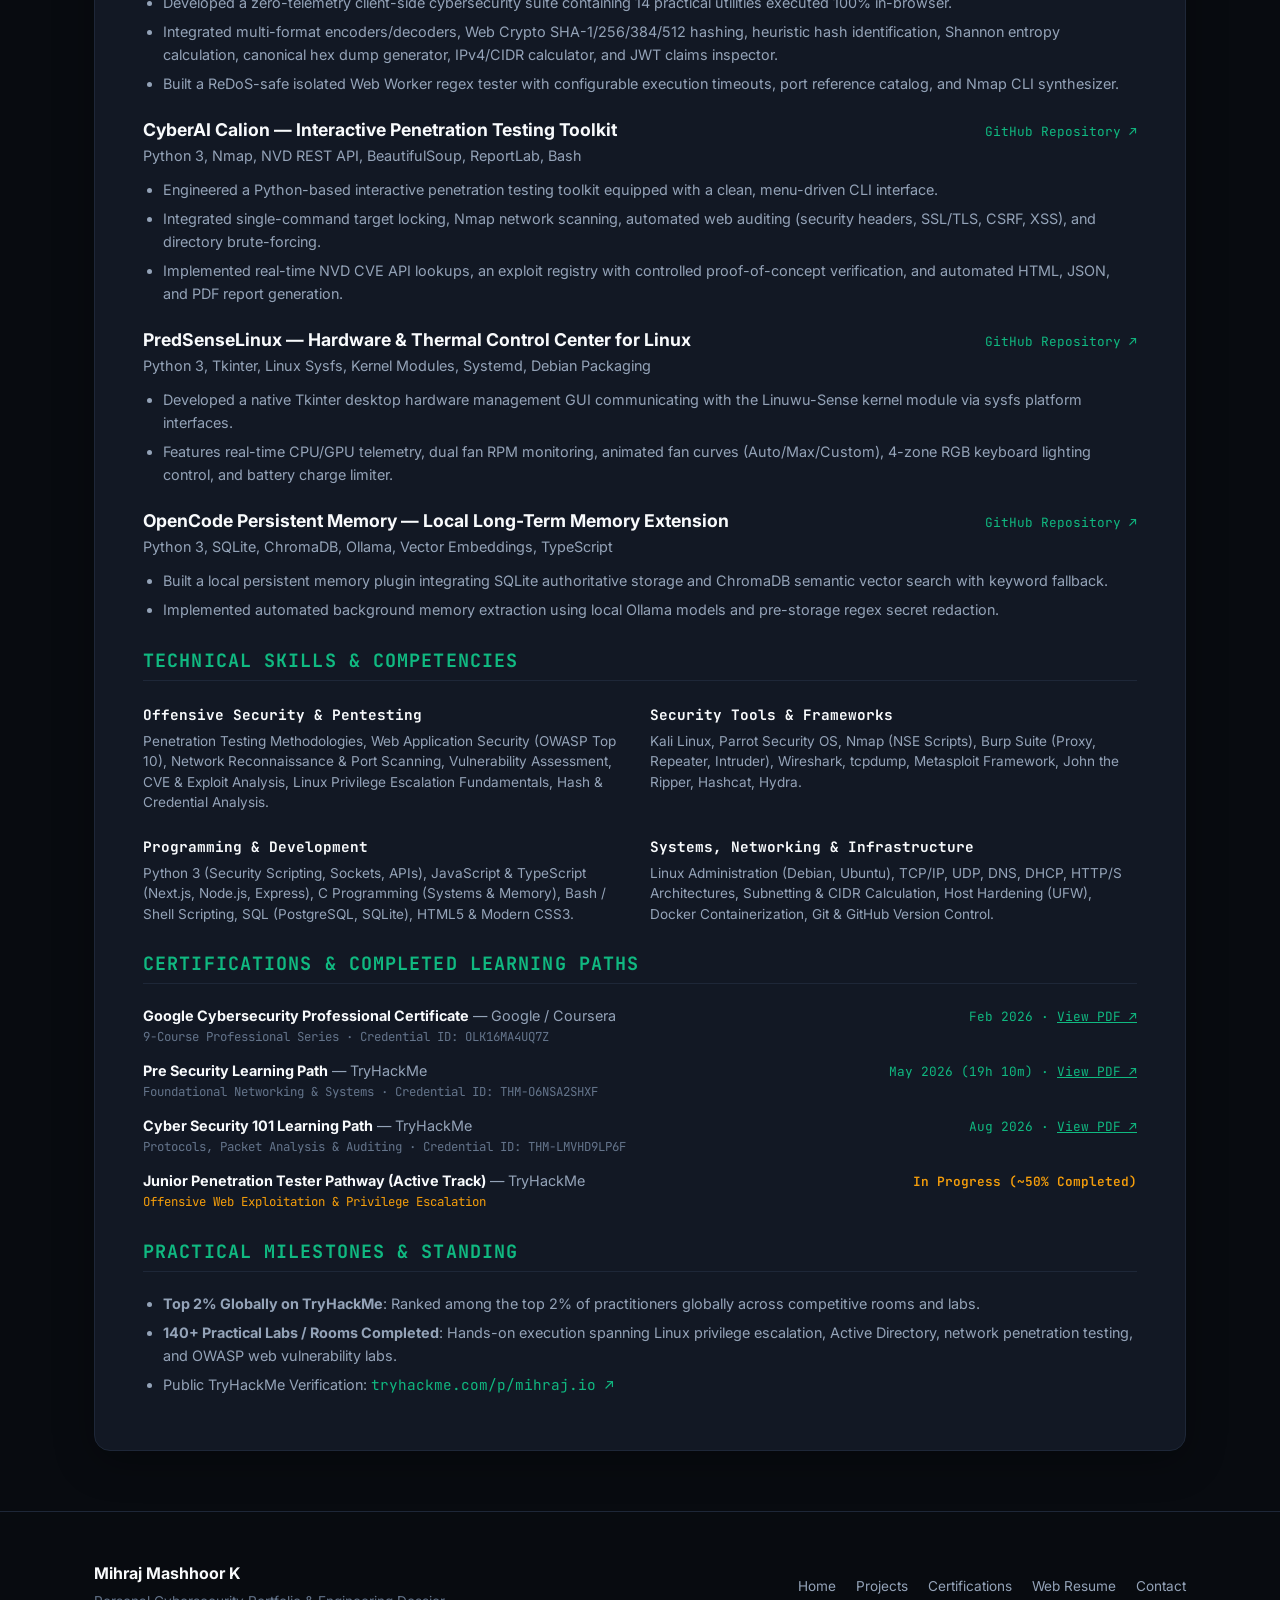
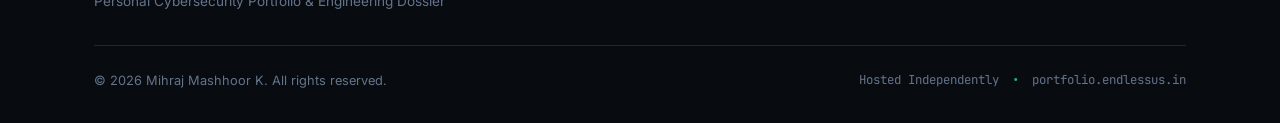
<file: resume.html>
<!DOCTYPE html>
<html lang="en">
<head>
  <meta charset="UTF-8">
  <meta name="viewport" content="width=device-width, initial-scale=1.0">
  <title>Mihraj Mashhoor K — Interactive Web Resume | Cybersecurity Researcher</title>
  <meta name="description" content="Official interactive web resume of Mihraj Mashhoor K. B.Tech in Cybersecurity student at MES College of Engineering, security researcher, and software engineer.">
  <link rel="canonical" href="https://portfolio.endlessus.in/resume.html">
  <link rel="icon" type="image/svg+xml" href="/assets/favicon.svg">

  <!-- Google Fonts: Inter & JetBrains Mono -->
  <link rel="preconnect" href="https://fonts.googleapis.com">
  <link rel="preconnect" href="https://fonts.gstatic.com" crossorigin>
  <link href="https://fonts.googleapis.com/css2?family=Inter:wght@300;400;500;600;700;800&family=JetBrains+Mono:wght@400;500;600;700&display=swap" rel="stylesheet">

  <!-- Main Stylesheet -->
  <link rel="stylesheet" href="/styles/main.css">
</head>
<body>
  <div class="site-wrapper">
    <!-- Header / Navigation -->
    <header class="header">
      <div class="container header-inner">
        <a href="/" class="logo-brand" aria-label="Mihraj Mashhoor K Home">
          <div class="logo-icon">
            <svg width="18" height="18" viewBox="0 0 32 32" fill="none">
              <path d="M9 22V10L16 16L23 10V22" stroke="currentColor" stroke-width="2.5" stroke-linecap="round" stroke-linejoin="round"/>
            </svg>
          </div>
          <span>Mihraj Mashhoor K</span>
        </a>

        <!-- Desktop Navigation -->
        <nav class="nav-desktop" aria-label="Primary Navigation">
          <ul class="nav-links">
            <li><a href="/" class="nav-link">Home</a></li>
            <li><a href="/projects.html" class="nav-link">Projects</a></li>
            <li><a href="/certifications.html" class="nav-link">Certifications</a></li>
            <li><a href="/resume.html" class="nav-link active">Web Resume</a></li>
            <li><a href="/#contact" class="nav-link">Contact</a></li>
          </ul>

          <div class="nav-actions">
            <a href="/assets/docs/Mihraj_Mashhoor_K_CV.pdf" class="btn btn-primary btn-sm" target="_blank" rel="noopener noreferrer">
              <span>Download CV (PDF)</span>
              <svg width="14" height="14" viewBox="0 0 24 24" fill="none" stroke="currentColor" stroke-width="2.2"><path d="M21 15v4a2 2 0 0 1-2 2H5a2 2 0 0 1-2-2v-4M7 10l5 5 5-5M12 15V3"/></svg>
            </a>
          </div>
        </nav>

        <!-- Mobile Menu Button -->
        <button id="mobile-toggle" class="mobile-toggle" aria-label="Toggle navigation menu" aria-expanded="false" aria-controls="mobile-nav">
          <svg width="24" height="24" viewBox="0 0 24 24" fill="none" stroke="currentColor" stroke-width="2">
            <path d="M4 6h16M4 12h16M4 18h16"/>
          </svg>
        </button>
      </div>

      <!-- Mobile Navigation Drawer -->
      <div id="mobile-nav" class="mobile-nav" aria-label="Mobile Navigation">
        <ul class="mobile-nav-links">
          <li><a href="/" class="mobile-nav-link">Home</a></li>
          <li><a href="/projects.html" class="mobile-nav-link">Projects</a></li>
          <li><a href="/certifications.html" class="mobile-nav-link">Certifications</a></li>
          <li><a href="/resume.html" class="mobile-nav-link active">Web Resume</a></li>
          <li><a href="/#contact" class="mobile-nav-link">Contact</a></li>
        </ul>
        <div style="margin-top: 16px;">
          <a href="/assets/docs/Mihraj_Mashhoor_K_CV.pdf" class="btn btn-primary" style="width: 100%;" target="_blank" rel="noopener noreferrer">
            <span>Download CV (PDF)</span>
            <svg width="16" height="16" viewBox="0 0 24 24" fill="none" stroke="currentColor" stroke-width="2.2"><path d="M21 15v4a2 2 0 0 1-2 2H5a2 2 0 0 1-2-2v-4M7 10l5 5 5-5M12 15V3"/></svg>
          </a>
        </div>
      </div>
    </header>

    <main>
      <!-- Page Header Banner -->
      <section class="page-header-section">
        <div class="container">
          <div class="page-header-content">
            <span class="section-tag">Interactive Dossier</span>
            <h1 class="page-title">Curriculum Vitae</h1>
            <p class="page-desc">Comprehensive web resume highlighting academic background, verified platforms, offensive security research, and practical laboratory milestones.</p>

            <div class="controls-bar">
              <div class="resume-actions-bar">
                <button onclick="window.print()" class="btn btn-outline btn-sm">
                  <svg width="14" height="14" viewBox="0 0 24 24" fill="none" stroke="currentColor" stroke-width="2"><polyline points="6 9 6 2 18 2 18 9"/><path d="M6 18H4a2 2 0 0 1-2-2v-5a2 2 0 0 1 2-2h16a2 2 0 0 1 2 2v5a2 2 0 0 1-2 2h-2"/><rect x="6" y="14" width="12" height="8"/></svg>
                  <span>Print / Save as PDF</span>
                </button>
                <a href="/assets/docs/Mihraj_Mashhoor_K_CV.pdf" class="btn btn-primary btn-sm" target="_blank" rel="noopener noreferrer">
                  <svg width="14" height="14" viewBox="0 0 24 24" fill="none" stroke="currentColor" stroke-width="2.2"><path d="M21 15v4a2 2 0 0 1-2 2H5a2 2 0 0 1-2-2v-4M7 10l5 5 5-5M12 15V3"/></svg>
                  <span>Official PDF Resume</span>
                </a>
                <button class="btn btn-outline btn-sm copy-btn" data-copy-text="cybehmihraj32@gmail.com" data-feedback-id="copy-fb">
                  <svg width="14" height="14" viewBox="0 0 24 24" fill="none" stroke="currentColor" stroke-width="2"><rect x="9" y="9" width="13" height="13" rx="2" ry="2"/><path d="M5 15H4a2 2 0 0 1-2-2V4a2 2 0 0 1 2-2h9a2 2 0 0 1 2 2v1"/></svg>
                  <span>Copy Email</span>
                  <span id="copy-fb" class="copy-feedback">✓ Copied!</span>
                </button>
              </div>
            </div>
          </div>
        </div>
      </section>

      <!-- Web Resume Paper Container -->
      <section class="container">
        <div class="resume-paper">
          <!-- Resume Header Block -->
          <div class="resume-header">
            <div>
              <h2 class="resume-candidate-name">Mihraj Mashhoor K</h2>
              <div class="resume-candidate-title">Cybersecurity Researcher &middot; B.Tech Cybersecurity Student</div>
              <div class="resume-contact-links">
                <span class="resume-contact-link">
                  <svg width="13" height="13" viewBox="0 0 24 24" fill="none" stroke="currentColor" stroke-width="2"><path d="M21 10c0 7-9 13-9 13s-9-6-9-13a9 9 0 0 1 18 0z"/><circle cx="12" cy="10" r="3"/></svg>
                  <span>Kerala, India</span>
                </span>
                <a href="mailto:cybehmihraj32@gmail.com" class="resume-contact-link">
                  <svg width="13" height="13" viewBox="0 0 24 24" fill="none" stroke="currentColor" stroke-width="2"><path d="M4 4h16c1.1 0 2 .9 2 2v12c0 1.1-.9 2-2 2H4c-1.1 0-2-.9-2-2V6c0-1.1.9-2 2-2z"/><polyline points="22,6 12,13 2,6"/></svg>
                  <span>cybehmihraj32@gmail.com</span>
                </a>
                <a href="https://linkedin.com/in/mihrajmashhoork" class="resume-contact-link" target="_blank" rel="noopener noreferrer">
                  <svg width="13" height="13" viewBox="0 0 24 24" fill="none" stroke="currentColor" stroke-width="2"><path d="M16 8a6 6 0 0 1 6 6v7h-4v-7a2 2 0 0 0-2-2 2 2 0 0 0-2 2v7h-4v-7a6 6 0 0 1 6-6z"/><rect x="2" y="9" width="4" height="12"/><circle cx="4" cy="4" r="2"/></svg>
                  <span>linkedin.com/in/mihrajmashhoork</span>
                </a>
                <a href="https://github.com/mihrajmashoor8301-collab" class="resume-contact-link" target="_blank" rel="noopener noreferrer">
                  <svg width="13" height="13" viewBox="0 0 24 24" fill="currentColor"><path d="M12 0C5.37 0 0 5.37 0 12c0 5.31 3.435 9.795 8.205 11.385.6.105.825-.255.825-.57 0-.285-.015-1.23-.015-2.235-3.015.555-3.795-.735-4.035-1.41-.135-.345-.72-1.41-1.23-1.695-.42-.225-1.02-.78-.015-.795.945-.015 1.62.87 1.845 1.23 1.08 1.815 2.805 1.305 3.495.99.105-.78.42-1.305.765-1.605-2.67-.3-5.46-1.335-5.46-5.925 0-1.305.465-2.385 1.23-3.225-.12-.3-.54-1.53.12-3.18 0 0 1.005-.315 3.3 1.23.96-.27 1.98-.405 3-.405s2.04.135 3 .405c2.295-1.56 3.3-1.23 3.3-1.23.66 1.65.24 2.88.12 3.18.765.84 1.23 1.905 1.23 3.225 0 4.605-2.805 5.625-5.475 5.925.435.375.81 1.095.81 2.22 0 1.605-.015 2.895-.015 3.3 0 .315.225.69.825.57A12.02 12.02 0 0024 12c0-6.63-5.37-12-12-12z"/></svg>
                  <span>github.com/mihrajmashoor8301-collab</span>
                </a>
                <a href="https://tryhackme.com/p/mihraj.io" class="resume-contact-link" target="_blank" rel="noopener noreferrer">
                  <svg width="13" height="13" viewBox="0 0 24 24" fill="none" stroke="currentColor" stroke-width="2"><path d="M12 2L2 7l10 5 10-5-10-5zM2 17l10 5 10-5M2 12l10 5 10-5"/></svg>
                  <span>tryhackme.com/p/mihraj.io (Top 2%)</span>
                </a>
              </div>
            </div>
          </div>

          <!-- Section: Professional Summary -->
          <div class="resume-block">
            <h3 class="resume-section-title">Professional Summary</h3>
            <p style="color: var(--text-secondary); font-size: 0.95rem; line-height: 1.65;">
              Motivated Cybersecurity undergraduate student pursuing a B.Tech in Computer Science and Engineering (Cybersecurity) with hands-on expertise in offensive penetration testing methodologies, web application security (OWASP Top 10), network reconnaissance, and client-side systems engineering. Proven builder of full-stack production platforms (Quiz Platform, CALION Academy, CALION Tools) and security toolkits (CyberAI Calion). Ranked in the <strong>Top 2% Globally on TryHackMe</strong> with 140+ completed lab environments and certified with the Google Cybersecurity Professional Credential.
            </p>
          </div>

          <!-- Section: Education -->
          <div class="resume-block">
            <h3 class="resume-section-title">Education</h3>
            <div class="resume-block-header">
              <div>
                <span class="resume-item-title">Bachelor of Technology (B.Tech) in Cybersecurity</span>
                <div class="resume-item-sub">MES College of Engineering, Kuttippuram (APJ Abdul Kalam Technological University)</div>
              </div>
              <span class="resume-item-date">2024 &ndash; 2028</span>
            </div>
            <ul class="resume-bullets">
              <li>Comprehensive coursework: Operating Systems, Computer Networks, Cryptography &amp; Network Security, Data Structures &amp; Algorithms, Discrete Mathematics, Software Systems Architecture.</li>
              <li>Active technical contributor in college security laboratories, CTF events, and independent open-source research.</li>
            </ul>
          </div>

          <!-- Section: Flagship Engineering Projects -->
          <div class="resume-block">
            <h3 class="resume-section-title">Featured Platform &amp; Software Projects</h3>

            <!-- 1. Quiz Platform -->
            <div style="margin-bottom: 20px;">
              <div class="resume-block-header">
                <div>
                  <span class="resume-item-title">Quiz Platform — Real-Time Multiplayer Quiz Engine</span>
                  <div class="resume-item-sub">Next.js, React, Node.js, Express, Socket.IO, PostgreSQL, Tailwind CSS</div>
                </div>
                <span class="resume-item-date"><a href="https://quiz.endlessus.in" target="_blank" style="color: var(--accent-emerald);">quiz.endlessus.in ↗</a></span>
              </div>
              <ul class="resume-bullets">
                <li>Architected a real-time multiplayer Kahoot/Mentimeter alternative supporting up to 200 concurrent live participants.</li>
                <li>Implemented host presentation dashboard and mobile player views with 6-digit room PINs, nickname sanitization, and rate limiting.</li>
                <li>Engineered bi-directional event orchestration via Socket.IO for live synchronized questions, countdown timers, answer reveals, and dynamic leaderboards with PostgreSQL persistence.</li>
              </ul>
            </div>

            <!-- 2. CALION Academy -->
            <div style="margin-bottom: 20px;">
              <div class="resume-block-header">
                <div>
                  <span class="resume-item-title">CALION Academy — Interactive Cybersecurity Learning Platform</span>
                  <div class="resume-item-sub">TypeScript, HTML5/CSS3, Supabase Auth, Cloudflare Pages</div>
                </div>
                <span class="resume-item-date"><a href="https://learning.endlessus.in" target="_blank" style="color: var(--accent-emerald);">learning.endlessus.in ↗</a></span>
              </div>
              <ul class="resume-bullets">
                <li>Engineered a structured, progressive cybersecurity education platform with a 45-room Pre-Security foundational curriculum.</li>
                <li>Integrated interactive laboratory walk-throughs, terminal emulations, and real-time knowledge check validations.</li>
                <li>Implemented user authentication and cross-device learning progress synchronization backed by Supabase.</li>
              </ul>
            </div>

            <!-- 3. CALION Tools -->
            <div style="margin-bottom: 20px;">
              <div class="resume-block-header">
                <div>
                  <span class="resume-item-title">CALION Tools — Client-Side Security &amp; Analysis Toolkit</span>
                  <div class="resume-item-sub">TypeScript 5.7, Vite 6, Web Crypto API, Web Workers, Node.js Test Runner</div>
                </div>
                <span class="resume-item-date"><a href="https://tools.endlessus.in" target="_blank" style="color: var(--accent-emerald);">tools.endlessus.in ↗</a></span>
              </div>
              <ul class="resume-bullets">
                <li>Developed a zero-telemetry client-side cybersecurity suite containing 14 practical utilities executed 100% in-browser.</li>
                <li>Integrated multi-format encoders/decoders, Web Crypto SHA-1/256/384/512 hashing, heuristic hash identification, Shannon entropy calculation, canonical hex dump generator, IPv4/CIDR calculator, and JWT claims inspector.</li>
                <li>Built a ReDoS-safe isolated Web Worker regex tester with configurable execution timeouts, port reference catalog, and Nmap CLI synthesizer.</li>
              </ul>
            </div>

            <!-- 4. CyberAI Calion -->
            <div style="margin-bottom: 20px;">
              <div class="resume-block-header">
                <div>
                  <span class="resume-item-title">CyberAI Calion — Interactive Penetration Testing Toolkit</span>
                  <div class="resume-item-sub">Python 3, Nmap, NVD REST API, BeautifulSoup, ReportLab, Bash</div>
                </div>
                <span class="resume-item-date"><a href="https://github.com/mihrajmashoor8301-collab/cyberai" target="_blank" style="color: var(--accent-emerald);">GitHub Repository ↗</a></span>
              </div>
              <ul class="resume-bullets">
                <li>Engineered a Python-based interactive penetration testing toolkit equipped with a clean, menu-driven CLI interface.</li>
                <li>Integrated single-command target locking, Nmap network scanning, automated web auditing (security headers, SSL/TLS, CSRF, XSS), and directory brute-forcing.</li>
                <li>Implemented real-time NVD CVE API lookups, an exploit registry with controlled proof-of-concept verification, and automated HTML, JSON, and PDF report generation.</li>
              </ul>
            </div>

            <!-- 5. PredSenseLinux Control Center -->
            <div style="margin-bottom: 20px;">
              <div class="resume-block-header">
                <div>
                  <span class="resume-item-title">PredSenseLinux — Hardware &amp; Thermal Control Center for Linux</span>
                  <div class="resume-item-sub">Python 3, Tkinter, Linux Sysfs, Kernel Modules, Systemd, Debian Packaging</div>
                </div>
                <span class="resume-item-date"><a href="https://github.com/mihrajmashoor8301-collab/predator-sense-custom-for-linux" target="_blank" style="color: var(--accent-emerald);">GitHub Repository ↗</a></span>
              </div>
              <ul class="resume-bullets">
                <li>Developed a native Tkinter desktop hardware management GUI communicating with the Linuwu-Sense kernel module via sysfs platform interfaces.</li>
                <li>Features real-time CPU/GPU telemetry, dual fan RPM monitoring, animated fan curves (Auto/Max/Custom), 4-zone RGB keyboard lighting control, and battery charge limiter.</li>
              </ul>
            </div>

            <!-- 6. OpenCode Persistent Memory -->
            <div>
              <div class="resume-block-header">
                <div>
                  <span class="resume-item-title">OpenCode Persistent Memory — Local Long-Term Memory Extension</span>
                  <div class="resume-item-sub">Python 3, SQLite, ChromaDB, Ollama, Vector Embeddings, TypeScript</div>
                </div>
                <span class="resume-item-date"><a href="https://github.com/mihrajmashoor8301-collab/opencode-persistent-memory" target="_blank" style="color: var(--accent-emerald);">GitHub Repository ↗</a></span>
              </div>
              <ul class="resume-bullets">
                <li>Built a local persistent memory plugin integrating SQLite authoritative storage and ChromaDB semantic vector search with keyword fallback.</li>
                <li>Implemented automated background memory extraction using local Ollama models and pre-storage regex secret redaction.</li>
              </ul>
            </div>
          </div>

          <!-- Section: Technical Skills -->
          <div class="resume-block">
            <h3 class="resume-section-title">Technical Skills &amp; Competencies</h3>
            <div style="display: grid; grid-template-columns: repeat(2, 1fr); gap: 20px;">
              <div>
                <strong style="color: var(--text-primary); font-size: 0.9rem; font-family: var(--font-mono);">Offensive Security &amp; Pentesting</strong>
                <p style="color: var(--text-secondary); font-size: 0.85rem; line-height: 1.5; margin-top: 4px;">
                  Penetration Testing Methodologies, Web Application Security (OWASP Top 10), Network Reconnaissance &amp; Port Scanning, Vulnerability Assessment, CVE &amp; Exploit Analysis, Linux Privilege Escalation Fundamentals, Hash &amp; Credential Analysis.
                </p>
              </div>
              <div>
                <strong style="color: var(--text-primary); font-size: 0.9rem; font-family: var(--font-mono);">Security Tools &amp; Frameworks</strong>
                <p style="color: var(--text-secondary); font-size: 0.85rem; line-height: 1.5; margin-top: 4px;">
                  Kali Linux, Parrot Security OS, Nmap (NSE Scripts), Burp Suite (Proxy, Repeater, Intruder), Wireshark, tcpdump, Metasploit Framework, John the Ripper, Hashcat, Hydra.
                </p>
              </div>
              <div>
                <strong style="color: var(--text-primary); font-size: 0.9rem; font-family: var(--font-mono);">Programming &amp; Development</strong>
                <p style="color: var(--text-secondary); font-size: 0.85rem; line-height: 1.5; margin-top: 4px;">
                  Python 3 (Security Scripting, Sockets, APIs), JavaScript &amp; TypeScript (Next.js, Node.js, Express), C Programming (Systems &amp; Memory), Bash / Shell Scripting, SQL (PostgreSQL, SQLite), HTML5 &amp; Modern CSS3.
                </p>
              </div>
              <div>
                <strong style="color: var(--text-primary); font-size: 0.9rem; font-family: var(--font-mono);">Systems, Networking &amp; Infrastructure</strong>
                <p style="color: var(--text-secondary); font-size: 0.85rem; line-height: 1.5; margin-top: 4px;">
                  Linux Administration (Debian, Ubuntu), TCP/IP, UDP, DNS, DHCP, HTTP/S Architectures, Subnetting &amp; CIDR Calculation, Host Hardening (UFW), Docker Containerization, Git &amp; GitHub Version Control.
                </p>
              </div>
            </div>
          </div>

          <!-- Section: Certifications & Completed Pathways -->
          <div class="resume-block">
            <h3 class="resume-section-title">Certifications &amp; Completed Learning Paths</h3>
            <ul class="resume-bullets" style="padding-left: 0; list-style: none;">
              <li style="margin-bottom: 12px; display: flex; justify-content: space-between; align-items: baseline; flex-wrap: wrap; gap: 8px;">
                <div>
                  <strong style="color: var(--text-primary);">Google Cybersecurity Professional Certificate</strong> &mdash; Google / Coursera
                  <div style="font-family: var(--font-mono); font-size: 0.775rem; color: var(--text-muted);">9-Course Professional Series &middot; Credential ID: OLK16MA4UQ7Z</div>
                </div>
                <div style="font-family: var(--font-mono); font-size: 0.8rem; color: var(--accent-emerald);">
                  Feb 2026 &middot; <a href="/assets/docs/Google_Cybersecurity_Certificate.pdf" target="_blank" style="text-decoration: underline;">View PDF ↗</a>
                </div>
              </li>
              <li style="margin-bottom: 12px; display: flex; justify-content: space-between; align-items: baseline; flex-wrap: wrap; gap: 8px;">
                <div>
                  <strong style="color: var(--text-primary);">Pre Security Learning Path</strong> &mdash; TryHackMe
                  <div style="font-family: var(--font-mono); font-size: 0.775rem; color: var(--text-muted);">Foundational Networking &amp; Systems &middot; Credential ID: THM-O6NSA2SHXF</div>
                </div>
                <div style="font-family: var(--font-mono); font-size: 0.8rem; color: var(--accent-emerald);">
                  May 2026 (19h 10m) &middot; <a href="/assets/docs/THM_PreSecurity_Certificate.pdf" target="_blank" style="text-decoration: underline;">View PDF ↗</a>
                </div>
              </li>
              <li style="margin-bottom: 12px; display: flex; justify-content: space-between; align-items: baseline; flex-wrap: wrap; gap: 8px;">
                <div>
                  <strong style="color: var(--text-primary);">Cyber Security 101 Learning Path</strong> &mdash; TryHackMe
                  <div style="font-family: var(--font-mono); font-size: 0.775rem; color: var(--text-muted);">Protocols, Packet Analysis &amp; Auditing &middot; Credential ID: THM-LMVHD9LP6F</div>
                </div>
                <div style="font-family: var(--font-mono); font-size: 0.8rem; color: var(--accent-emerald);">
                  Aug 2026 &middot; <a href="/assets/docs/THM_CyberSecurity101_Certificate.pdf" target="_blank" style="text-decoration: underline;">View PDF ↗</a>
                </div>
              </li>
              <li style="display: flex; justify-content: space-between; align-items: baseline; flex-wrap: wrap; gap: 8px;">
                <div>
                  <strong style="color: var(--text-primary);">Junior Penetration Tester Pathway (Active Track)</strong> &mdash; TryHackMe
                  <div style="font-family: var(--font-mono); font-size: 0.775rem; color: #f59e0b;">Offensive Web Exploitation &amp; Privilege Escalation</div>
                </div>
                <div style="font-family: var(--font-mono); font-size: 0.8rem; color: #f59e0b; font-weight: 600;">
                  In Progress (~50% Completed)
                </div>
              </li>
            </ul>
          </div>

          <!-- Section: Practical Standing & Achievements -->
          <div class="resume-block" style="margin-bottom: 0;">
            <h3 class="resume-section-title">Practical Milestones &amp; Standing</h3>
            <ul class="resume-bullets">
              <li><strong>Top 2% Globally on TryHackMe</strong>: Ranked among the top 2% of practitioners globally across competitive rooms and labs.</li>
              <li><strong>140+ Practical Labs / Rooms Completed</strong>: Hands-on execution spanning Linux privilege escalation, Active Directory, network penetration testing, and OWASP web vulnerability labs.</li>
              <li>Public TryHackMe Verification: <a href="https://tryhackme.com/p/mihraj.io" target="_blank" style="color: var(--accent-emerald); font-family: var(--font-mono);">tryhackme.com/p/mihraj.io ↗</a></li>
            </ul>
          </div>
        </div>
      </section>
    </main>

    <!-- Footer -->
    <footer class="footer">
      <div class="container">
        <div class="footer-inner">
          <div>
            <div class="footer-brand">Mihraj Mashhoor K</div>
            <div class="footer-tagline">Personal Cybersecurity Portfolio &amp; Engineering Dossier</div>
          </div>

          <ul class="footer-nav">
            <li><a href="/">Home</a></li>
            <li><a href="/projects.html">Projects</a></li>
            <li><a href="/certifications.html">Certifications</a></li>
            <li><a href="/resume.html">Web Resume</a></li>
            <li><a href="/#contact">Contact</a></li>
          </ul>
        </div>

        <div class="footer-bottom">
          <div>&copy; 2026 Mihraj Mashhoor K. All rights reserved.</div>
          <div style="font-family: var(--font-mono); font-size: 0.775rem;">
            <span>Hosted Independently</span>
            <span style="color: var(--accent-emerald); margin: 0 6px;">&bull;</span>
            <span>portfolio.endlessus.in</span>
          </div>
        </div>
      </div>
    </footer>
  </div>

  <script src="/scripts/main.js"></script>
  <script src="/scripts/interactive.js"></script>
</body>
</html>
</file>
<file: styles/main.css>
/* =========================================================================
   Mihraj Mashhoor K — Personal Cybersecurity Portfolio
   Premium Editorial Design System · Dark Graphite & Emerald Accents
   ========================================================================= */

:root {
  /* Color Palette — Graphite & Refined Emerald */
  --bg-base: #080b10;
  --bg-primary: #0d1117;
  --bg-surface: #121824;
  --bg-surface-elevated: #182030;
  --bg-surface-hover: #1e283c;
  --bg-code: #0a0e16;

  --border-subtle: #1e2738;
  --border-medium: #2a374e;
  --border-accent: rgba(16, 185, 129, 0.4);

  --text-primary: #f8fafc;
  --text-secondary: #94a3b8;
  --text-muted: #64748b;

  --accent-emerald: #10b981;
  --accent-emerald-light: #34d399;
  --accent-emerald-dark: #059669;
  --accent-emerald-subtle: rgba(16, 185, 129, 0.08);
  --accent-emerald-border: rgba(16, 185, 129, 0.25);
  --accent-emerald-glow: rgba(16, 185, 129, 0.18);

  --accent-cyan: #38bdf8;
  --accent-cyan-subtle: rgba(56, 189, 248, 0.08);

  /* Typography */
  --font-sans: 'Inter', -apple-system, BlinkMacSystemFont, "Segoe UI", Roboto, sans-serif;
  --font-mono: 'JetBrains Mono', ui-monospace, SFMono-Regular, Menlo, Monaco, Consolas, monospace;

  /* Spacing & Geometry */
  --max-width: 1140px;
  --header-height: 72px;
  --radius-sm: 6px;
  --radius-md: 10px;
  --radius-lg: 16px;
  --radius-xl: 24px;

  /* Shadows */
  --shadow-sm: 0 1px 2px rgba(0, 0, 0, 0.3);
  --shadow-md: 0 4px 16px rgba(0, 0, 0, 0.4);
  --shadow-lg: 0 12px 32px -4px rgba(0, 0, 0, 0.5);
  --shadow-emerald: 0 4px 20px rgba(16, 185, 129, 0.15);
}

*, *::before, *::after {
  box-sizing: border-box;
  margin: 0;
  padding: 0;
}

html {
  scroll-behavior: smooth;
  scroll-padding-top: calc(var(--header-height) + 24px);
}

body {
  background-color: var(--bg-base);
  color: var(--text-primary);
  font-family: var(--font-sans);
  line-height: 1.65;
  -webkit-font-smoothing: antialiased;
  -moz-osx-font-smoothing: grayscale;
  min-height: 100vh;
  overflow-x: hidden;
}

/* Ambient Radial Glow */
.ambient-glow {
  position: fixed;
  inset: 0;
  pointer-events: none;
  z-index: 0;
  background:
    radial-gradient(circle 800px at 50% -120px, rgba(16, 185, 129, 0.07), transparent 70%),
    radial-gradient(circle 600px at 90% 600px, rgba(56, 189, 248, 0.03), transparent 60%),
    radial-gradient(circle 700px at 10% 1200px, rgba(16, 185, 129, 0.04), transparent 60%);
}

.page-wrapper {
  position: relative;
  z-index: 1;
  display: flex;
  flex-direction: column;
  min-height: 100vh;
}

.container {
  width: 100%;
  max-width: var(--max-width);
  margin: 0 auto;
  padding: 0 24px;
}

/* Typography Hierarchy */
h1, h2, h3, h4, h5, h6 {
  color: var(--text-primary);
  font-weight: 700;
  line-height: 1.25;
}

p {
  color: var(--text-secondary);
}

a {
  color: inherit;
  text-decoration: none;
}

/* Header & Navigation */
.header {
  position: sticky;
  top: 0;
  height: var(--header-height);
  background-color: rgba(8, 11, 16, 0.88);
  backdrop-filter: blur(16px);
  -webkit-backdrop-filter: blur(16px);
  border-bottom: 1px solid var(--border-subtle);
  z-index: 100;
}

.header-inner {
  display: flex;
  align-items: center;
  justify-content: space-between;
  height: 100%;
}

.logo-brand {
  display: flex;
  align-items: center;
  gap: 12px;
  font-weight: 700;
  font-size: 1.15rem;
  letter-spacing: -0.01em;
  color: var(--text-primary);
  transition: opacity 0.2s ease;
}

.logo-brand:hover {
  opacity: 0.9;
}

.logo-icon {
  width: 34px;
  height: 34px;
  border-radius: var(--radius-sm);
  background-color: var(--bg-surface);
  border: 1px solid var(--border-subtle);
  display: flex;
  align-items: center;
  justify-content: center;
  color: var(--accent-emerald);
}

.nav-desktop {
  display: flex;
  align-items: center;
  gap: 32px;
}

.nav-links {
  display: flex;
  align-items: center;
  gap: 28px;
  list-style: none;
}

.nav-link {
  font-size: 0.9rem;
  font-weight: 500;
  color: var(--text-secondary);
  transition: color 0.2s ease;
  position: relative;
  padding: 4px 0;
}

.nav-link:hover, .nav-link:focus-visible {
  color: var(--text-primary);
}

.nav-link.active {
  color: var(--accent-emerald);
}

.nav-actions {
  display: flex;
  align-items: center;
  gap: 12px;
}

/* Buttons */
.btn {
  display: inline-flex;
  align-items: center;
  justify-content: center;
  gap: 8px;
  padding: 10px 20px;
  font-size: 0.9rem;
  font-weight: 600;
  border-radius: var(--radius-md);
  transition: all 0.2s ease;
  cursor: pointer;
  border: 1px solid transparent;
  white-space: nowrap;
}

.btn-primary {
  background-color: var(--accent-emerald);
  color: #05080e;
  box-shadow: var(--shadow-emerald);
}

.btn-primary:hover {
  background-color: var(--accent-emerald-light);
  transform: translateY(-1px);
  box-shadow: 0 6px 24px rgba(16, 185, 129, 0.3);
}

.btn-secondary {
  background-color: var(--bg-surface);
  color: var(--text-primary);
  border-color: var(--border-subtle);
}

.btn-secondary:hover {
  background-color: var(--bg-surface-elevated);
  border-color: var(--border-medium);
  transform: translateY(-1px);
}

.btn-outline {
  background-color: transparent;
  color: var(--accent-emerald);
  border-color: var(--accent-emerald-border);
}

.btn-outline:hover {
  background-color: var(--accent-emerald-subtle);
  border-color: var(--accent-emerald);
}

.btn-sm {
  padding: 6px 14px;
  font-size: 0.825rem;
}

.btn-lg {
  padding: 14px 28px;
  font-size: 1rem;
}

/* Mobile Toggle */
.mobile-toggle {
  display: none;
  background: none;
  border: none;
  color: var(--text-primary);
  cursor: pointer;
  padding: 8px;
  border-radius: var(--radius-sm);
}

.mobile-toggle:focus-visible {
  outline: 2px solid var(--accent-emerald);
}

/* Mobile Navigation Drawer */
.mobile-nav {
  display: none;
  position: fixed;
  inset: var(--header-height) 0 0 0;
  background-color: rgba(8, 11, 16, 0.98);
  backdrop-filter: blur(20px);
  padding: 24px;
  z-index: 99;
  flex-direction: column;
  gap: 20px;
  transform: translateY(-10px);
  opacity: 0;
  transition: opacity 0.2s ease, transform 0.2s ease;
  pointer-events: none;
}

.mobile-nav.open {
  display: flex;
  transform: translateY(0);
  opacity: 1;
  pointer-events: auto;
}

.mobile-nav-links {
  list-style: none;
  display: flex;
  flex-direction: column;
  gap: 16px;
}

.mobile-nav-link {
  display: block;
  font-size: 1.15rem;
  font-weight: 600;
  padding: 12px 0;
  border-bottom: 1px solid var(--border-subtle);
  color: var(--text-primary);
}

/* Section Header Styles */
.section-header {
  margin-bottom: 56px;
}

.section-header.centered {
  text-align: center;
  max-width: 680px;
  margin-left: auto;
  margin-right: auto;
}

.section-tag {
  display: inline-flex;
  align-items: center;
  gap: 6px;
  padding: 4px 12px;
  font-size: 0.75rem;
  font-family: var(--font-mono);
  font-weight: 600;
  text-transform: uppercase;
  letter-spacing: 0.08em;
  color: var(--accent-emerald);
  background-color: var(--accent-emerald-subtle);
  border: 1px solid var(--accent-emerald-border);
  border-radius: 9999px;
  margin-bottom: 14px;
}

.section-title {
  font-size: clamp(2rem, 3.5vw, 2.75rem);
  letter-spacing: -0.025em;
  margin-bottom: 16px;
}

.section-desc {
  font-size: 1.05rem;
  color: var(--text-secondary);
  line-height: 1.6;
}

/* =========================================================================
   A. HERO SECTION
   ========================================================================= */
.hero-section {
  padding: 100px 0 80px;
  position: relative;
}

.hero-grid {
  display: grid;
  grid-template-columns: 1.25fr 0.85fr;
  gap: 48px;
  align-items: center;
}

.hero-badge {
  display: inline-flex;
  align-items: center;
  gap: 8px;
  padding: 6px 14px;
  background-color: var(--bg-surface);
  border: 1px solid var(--border-subtle);
  border-radius: 9999px;
  font-size: 0.825rem;
  font-family: var(--font-mono);
  color: var(--text-secondary);
  margin-bottom: 24px;
}

.badge-pulse {
  width: 8px;
  height: 8px;
  border-radius: 50%;
  background-color: var(--accent-emerald);
  box-shadow: 0 0 10px var(--accent-emerald);
}

.hero-title {
  font-size: clamp(2.5rem, 5vw, 3.75rem);
  font-weight: 800;
  letter-spacing: -0.035em;
  line-height: 1.15;
  margin-bottom: 24px;
}

.text-gradient {
  background: linear-gradient(135deg, #f8fafc 40%, var(--accent-emerald) 100%);
  -webkit-background-clip: text;
  -webkit-text-fill-color: transparent;
}

.hero-intro {
  font-size: 1.15rem;
  color: var(--text-secondary);
  line-height: 1.65;
  margin-bottom: 36px;
  max-width: 600px;
}

.hero-ctas {
  display: flex;
  align-items: center;
  gap: 16px;
  flex-wrap: wrap;
  margin-bottom: 48px;
}

.hero-meta-bar {
  display: flex;
  align-items: center;
  gap: 24px;
  padding-top: 24px;
  border-top: 1px solid var(--border-subtle);
}

.hero-meta-item {
  display: flex;
  flex-direction: column;
  gap: 2px;
}

.meta-val {
  font-family: var(--font-mono);
  font-size: 1.1rem;
  font-weight: 700;
  color: var(--text-primary);
}

.meta-val.emerald {
  color: var(--accent-emerald);
}

.meta-lbl {
  font-size: 0.775rem;
  color: var(--text-muted);
  text-transform: uppercase;
  letter-spacing: 0.05em;
}

/* Hero Portrait Card */
.hero-portrait-card {
  position: relative;
  background-color: var(--bg-surface);
  border: 1px solid var(--border-subtle);
  border-radius: var(--radius-xl);
  padding: 16px;
  box-shadow: var(--shadow-lg);
  overflow: hidden;
}

.portrait-frame {
  width: 100%;
  aspect-ratio: 4 / 4.6;
  border-radius: var(--radius-lg);
  overflow: hidden;
  background-color: var(--bg-surface-elevated);
  position: relative;
}

.portrait-img {
  width: 100%;
  height: 100%;
  object-fit: cover;
  object-position: center top;
  filter: contrast(1.05) brightness(0.95);
  transition: transform 0.4s ease;
}

.portrait-frame:hover .portrait-img {
  transform: scale(1.02);
}

.portrait-caption {
  padding: 16px 8px 6px;
  display: flex;
  align-items: center;
  justify-content: space-between;
}

.caption-name {
  font-size: 0.95rem;
  font-weight: 700;
}

.caption-role {
  font-size: 0.8rem;
  color: var(--text-muted);
  font-family: var(--font-mono);
}

/* =========================================================================
   B. ABOUT SECTION
   ========================================================================= */
.about-section {
  padding: 80px 0;
  border-top: 1px solid var(--border-subtle);
}

.about-grid {
  display: grid;
  grid-template-columns: 1fr 1fr;
  gap: 48px;
}

.about-text {
  display: flex;
  flex-direction: column;
  gap: 20px;
  font-size: 1.025rem;
  line-height: 1.7;
}

.about-sidebar {
  display: flex;
  flex-direction: column;
  gap: 20px;
}

.profile-summary-box {
  background-color: var(--bg-surface);
  border: 1px solid var(--border-subtle);
  border-radius: var(--radius-lg);
  padding: 28px;
}

.summary-title {
  font-size: 1.1rem;
  margin-bottom: 20px;
  padding-bottom: 12px;
  border-bottom: 1px solid var(--border-subtle);
}

.summary-list {
  list-style: none;
  display: flex;
  flex-direction: column;
  gap: 14px;
  font-size: 0.9rem;
}

.summary-item {
  display: flex;
  justify-content: space-between;
  align-items: flex-start;
  gap: 16px;
}

.summary-label {
  color: var(--text-muted);
  font-size: 0.825rem;
  text-transform: uppercase;
  letter-spacing: 0.05em;
  font-family: var(--font-mono);
}

.summary-value {
  color: var(--text-primary);
  font-weight: 500;
  text-align: right;
}

/* =========================================================================
   C. PROJECTS SECTION
   ========================================================================= */
.projects-section {
  padding: 80px 0;
  border-top: 1px solid var(--border-subtle);
}

.projects-grid {
  display: grid;
  grid-template-columns: repeat(2, 1fr);
  gap: 28px;
}

.subsection-heading {
  display: flex;
  align-items: center;
  gap: 12px;
  margin: 44px 0 24px;
  padding-bottom: 12px;
  border-bottom: 1px solid var(--border-subtle);
}

.subsection-heading:first-of-type {
  margin-top: 8px;
}

.subsection-title {
  font-size: 1.15rem;
  font-weight: 700;
  color: var(--text-primary);
  letter-spacing: -0.01em;
}

.subsection-tag {
  font-family: var(--font-mono);
  font-size: 0.725rem;
  color: var(--accent-emerald);
  background-color: rgba(16, 185, 129, 0.1);
  border: 1px solid rgba(16, 185, 129, 0.25);
  padding: 2px 8px;
  border-radius: var(--radius-sm);
}

.project-card {
  background-color: var(--bg-surface);
  border: 1px solid var(--border-subtle);
  border-radius: var(--radius-lg);
  padding: 32px;
  display: flex;
  flex-direction: column;
  justify-content: space-between;
  transition: all 0.25s ease;
  position: relative;
}

.project-card:hover {
  transform: translateY(-4px);
  border-color: var(--border-accent);
  box-shadow: 0 12px 30px rgba(0, 0, 0, 0.4), var(--shadow-emerald);
}

.project-card.featured-platform {
  background: linear-gradient(145deg, var(--bg-surface) 0%, rgba(18, 24, 36, 0.96) 100%);
  border-color: rgba(16, 185, 129, 0.2);
}

.project-top {
  margin-bottom: 24px;
}

.project-type-row {
  display: flex;
  align-items: center;
  justify-content: space-between;
  margin-bottom: 12px;
  flex-wrap: wrap;
  gap: 8px;
}

.project-category {
  font-family: var(--font-mono);
  font-size: 0.75rem;
  color: var(--accent-emerald);
  text-transform: uppercase;
  letter-spacing: 0.06em;
  font-weight: 600;
}

.project-badge {
  display: inline-flex;
  align-items: center;
  gap: 5px;
  font-family: var(--font-mono);
  font-size: 0.675rem;
  padding: 2px 8px;
  border-radius: var(--radius-sm);
  text-transform: uppercase;
  letter-spacing: 0.04em;
  font-weight: 600;
}

.badge-completed {
  background-color: rgba(16, 185, 129, 0.12);
  color: var(--accent-emerald);
  border: 1px solid rgba(16, 185, 129, 0.28);
}

.badge-progress {
  background-color: rgba(245, 158, 11, 0.12);
  color: #f59e0b;
  border: 1px solid rgba(245, 158, 11, 0.28);
}

.project-title {
  font-size: 1.35rem;
  margin-bottom: 14px;
  letter-spacing: -0.015em;
  color: var(--text-primary);
  line-height: 1.35;
}

.project-desc {
  font-size: 0.925rem;
  line-height: 1.6;
  color: var(--text-secondary);
  margin-bottom: 20px;
}

.project-features {
  list-style: none;
  margin: 0 0 20px 0;
  padding: 0;
  display: flex;
  flex-direction: column;
  gap: 7px;
}

.project-feature-item {
  display: flex;
  align-items: flex-start;
  gap: 8px;
  font-size: 0.85rem;
  color: var(--text-secondary);
  line-height: 1.45;
}

.project-feature-icon {
  color: var(--accent-emerald);
  flex-shrink: 0;
  margin-top: 3px;
}

.project-tech {
  display: flex;
  flex-wrap: wrap;
  gap: 8px;
  margin-bottom: 24px;
}

.tech-pill {
  font-family: var(--font-mono);
  font-size: 0.725rem;
  color: var(--text-secondary);
  background-color: var(--bg-code);
  border: 1px solid var(--border-subtle);
  padding: 3px 10px;
  border-radius: var(--radius-sm);
}

.project-links {
  display: flex;
  align-items: center;
  flex-wrap: wrap;
  gap: 12px;
  padding-top: 20px;
  border-top: 1px solid var(--border-subtle);
}

.btn-live-demo {
  display: inline-flex;
  align-items: center;
  gap: 6px;
  font-size: 0.825rem;
  font-weight: 600;
  color: #04140e;
  background-color: var(--accent-emerald);
  border: 1px solid var(--accent-emerald);
  padding: 7px 14px;
  border-radius: var(--radius-sm);
  transition: all 0.2s ease;
  text-decoration: none;
}

.btn-live-demo:hover {
  background-color: var(--accent-hover);
  border-color: var(--accent-hover);
  color: #020b08;
  box-shadow: 0 0 14px rgba(16, 185, 129, 0.4);
  transform: translateY(-1px);
}

.btn-github {
  display: inline-flex;
  align-items: center;
  gap: 6px;
  font-size: 0.825rem;
  font-weight: 600;
  color: var(--text-secondary);
  background-color: var(--bg-surface-elevated);
  border: 1px solid var(--border-medium);
  padding: 7px 14px;
  border-radius: var(--radius-sm);
  transition: all 0.2s ease;
  text-decoration: none;
}

.btn-github:hover {
  color: var(--text-primary);
  border-color: var(--border-accent);
  background-color: var(--bg-hover);
  transform: translateY(-1px);
}

.project-link {
  display: inline-flex;
  align-items: center;
  gap: 6px;
  font-size: 0.85rem;
  font-weight: 600;
  color: var(--text-secondary);
  transition: color 0.2s ease;
}

.project-link:hover {
  color: var(--accent-emerald);
}

/* =========================================================================
   D. SKILLS SECTION
   ========================================================================= */
.skills-section {
  padding: 80px 0;
  border-top: 1px solid var(--border-subtle);
}

.skills-grid {
  display: grid;
  grid-template-columns: repeat(4, 1fr);
  gap: 24px;
}

.skill-category-card {
  background-color: var(--bg-surface);
  border: 1px solid var(--border-subtle);
  border-radius: var(--radius-lg);
  padding: 28px;
}

.skill-cat-header {
  display: flex;
  align-items: center;
  gap: 10px;
  margin-bottom: 20px;
  padding-bottom: 12px;
  border-bottom: 1px solid var(--border-subtle);
}

.skill-cat-icon {
  color: var(--accent-emerald);
}

.skill-cat-title {
  font-size: 1.1rem;
}

.skill-items {
  list-style: none;
  display: flex;
  flex-direction: column;
  gap: 12px;
}

.skill-item {
  display: flex;
  align-items: center;
  gap: 8px;
  font-size: 0.9rem;
  color: var(--text-secondary);
}

.skill-bullet {
  width: 6px;
  height: 6px;
  border-radius: 50%;
  background-color: var(--accent-emerald);
  flex-shrink: 0;
}

/* =========================================================================
   E. CERTIFICATIONS SECTION
   ========================================================================= */
.cert-section {
  padding: 80px 0;
  border-top: 1px solid var(--border-subtle);
}

.cert-grid {
  display: grid;
  grid-template-columns: repeat(3, 1fr);
  gap: 24px;
}

.cert-card {
  background-color: var(--bg-surface);
  border: 1px solid var(--border-subtle);
  border-radius: var(--radius-lg);
  padding: 30px;
  display: flex;
  flex-direction: column;
  justify-content: space-between;
  transition: all 0.2s ease;
}

.cert-card:hover {
  border-color: var(--border-medium);
  transform: translateY(-2px);
}

.cert-top {
  margin-bottom: 20px;
}

.cert-type-row {
  display: flex;
  align-items: center;
  justify-content: space-between;
  margin-bottom: 10px;
  flex-wrap: wrap;
  gap: 8px;
}

.cert-issuer {
  font-family: var(--font-mono);
  font-size: 0.775rem;
  color: var(--accent-emerald);
  text-transform: uppercase;
  letter-spacing: 0.05em;
  font-weight: 600;
}

.cert-badge {
  font-family: var(--font-mono);
  font-size: 0.675rem;
  padding: 2px 8px;
  border-radius: var(--radius-sm);
  text-transform: uppercase;
  letter-spacing: 0.04em;
  font-weight: 600;
}

.cert-badge.badge-prof {
  background-color: rgba(16, 185, 129, 0.12);
  color: var(--accent-emerald);
  border: 1px solid rgba(16, 185, 129, 0.3);
}

.cert-badge.badge-pathway {
  background-color: rgba(56, 189, 248, 0.1);
  color: #38bdf8;
  border: 1px solid rgba(56, 189, 248, 0.25);
}

.cert-title {
  font-size: 1.25rem;
  margin-bottom: 8px;
  color: var(--text-primary);
  line-height: 1.35;
}

.cert-date {
  font-family: var(--font-mono);
  font-size: 0.775rem;
  color: var(--accent-emerald);
  margin-bottom: 12px;
  display: flex;
  align-items: center;
  gap: 6px;
}

.cert-meta {
  font-size: 0.825rem;
  color: var(--text-muted);
  line-height: 1.55;
  margin-bottom: 16px;
}

.cert-footer {
  padding-top: 16px;
  border-top: 1px solid var(--border-subtle);
  display: flex;
  align-items: center;
  justify-content: space-between;
  flex-wrap: wrap;
  gap: 12px;
}

.cert-id {
  font-family: var(--font-mono);
  font-size: 0.75rem;
  color: var(--text-muted);
}

.cert-actions {
  display: flex;
  align-items: center;
  gap: 8px;
}

/* Learning Journey Progress & Achievements */
.progress-box {
  background-color: var(--bg-surface-elevated);
  border: 1px solid var(--border-subtle);
  border-radius: var(--radius-md);
  padding: 14px 16px;
  margin-top: 14px;
}

.progress-header {
  display: flex;
  align-items: center;
  justify-content: space-between;
  font-family: var(--font-mono);
  font-size: 0.775rem;
  margin-bottom: 8px;
}

.progress-label {
  color: var(--text-secondary);
}

.progress-pct {
  color: #f59e0b;
  font-weight: 700;
}

.progress-track {
  width: 100%;
  height: 6px;
  background-color: var(--bg-code);
  border-radius: 3px;
  overflow: hidden;
}

.progress-fill {
  height: 100%;
  background: linear-gradient(90deg, #f59e0b, #fbbf24);
  border-radius: 3px;
}

.thm-achievements-row {
  margin-top: 16px;
  display: flex;
  flex-wrap: wrap;
  gap: 10px;
}

.thm-achievement-pill {
  display: inline-flex;
  align-items: center;
  gap: 7px;
  font-family: var(--font-mono);
  font-size: 0.775rem;
  padding: 6px 12px;
  border-radius: var(--radius-sm);
  background-color: rgba(16, 185, 129, 0.08);
  border: 1px solid rgba(16, 185, 129, 0.22);
  color: var(--text-primary);
  text-decoration: none;
  transition: all 0.2s ease;
}

.thm-achievement-pill:hover {
  border-color: var(--accent-emerald);
  background-color: rgba(16, 185, 129, 0.15);
}

/* =========================================================================
   F. EXPERIENCE & LEARNING SECTION
   ========================================================================= */
.learning-section {
  padding: 80px 0;
  border-top: 1px solid var(--border-subtle);
}

.timeline {
  display: flex;
  flex-direction: column;
  gap: 24px;
  position: relative;
  max-width: 860px;
  margin: 0 auto;
}

.timeline-item {
  background-color: var(--bg-surface);
  border: 1px solid var(--border-subtle);
  border-radius: var(--radius-lg);
  padding: 28px;
  display: flex;
  gap: 24px;
  align-items: flex-start;
  transition: all 0.2s ease;
}

.timeline-item:hover {
  border-color: var(--border-accent);
}

.timeline-badge {
  font-family: var(--font-mono);
  font-size: 0.75rem;
  font-weight: 700;
  color: var(--accent-emerald);
  background-color: var(--accent-emerald-subtle);
  border: 1px solid var(--accent-emerald-border);
  padding: 4px 10px;
  border-radius: var(--radius-sm);
  white-space: nowrap;
}

.timeline-content h3 {
  font-size: 1.2rem;
  margin-bottom: 6px;
}

.timeline-content p {
  font-size: 0.925rem;
  line-height: 1.6;
}

/* =========================================================================
   G. RESUME SECTION
   ========================================================================= */
.resume-section {
  padding: 80px 0;
  border-top: 1px solid var(--border-subtle);
}

.resume-box {
  background-color: var(--bg-surface);
  border: 1px solid var(--border-subtle);
  border-radius: var(--radius-xl);
  padding: 48px;
  display: flex;
  align-items: center;
  justify-content: space-between;
  gap: 40px;
  box-shadow: var(--shadow-md);
}

.resume-text h2 {
  font-size: 2rem;
  margin-bottom: 12px;
}

.resume-text p {
  font-size: 1.05rem;
  max-width: 580px;
  line-height: 1.6;
}

.resume-actions {
  display: flex;
  align-items: center;
  gap: 16px;
  flex-wrap: wrap;
}

/* =========================================================================
   H. CONTACT SECTION
   ========================================================================= */
.contact-section {
  padding: 80px 0;
  border-top: 1px solid var(--border-subtle);
}

.contact-grid {
  display: grid;
  grid-template-columns: 1fr 1fr;
  gap: 48px;
}

.contact-info h2 {
  font-size: 2.25rem;
  letter-spacing: -0.02em;
  margin-bottom: 16px;
}

.contact-info p {
  font-size: 1.05rem;
  margin-bottom: 28px;
  line-height: 1.6;
}

.contact-channels {
  display: flex;
  flex-direction: column;
  gap: 16px;
}

.contact-card {
  background-color: var(--bg-surface);
  border: 1px solid var(--border-subtle);
  border-radius: var(--radius-md);
  padding: 20px 24px;
  display: flex;
  align-items: center;
  gap: 16px;
  transition: all 0.2s ease;
}

.contact-card:hover {
  border-color: var(--border-accent);
  transform: translateY(-2px);
}

.contact-icon {
  width: 42px;
  height: 42px;
  border-radius: var(--radius-sm);
  background-color: var(--bg-surface-elevated);
  border: 1px solid var(--border-subtle);
  display: flex;
  align-items: center;
  justify-content: center;
  color: var(--accent-emerald);
  flex-shrink: 0;
}

.contact-details {
  display: flex;
  flex-direction: column;
  gap: 2px;
}

.contact-type {
  font-size: 0.775rem;
  text-transform: uppercase;
  letter-spacing: 0.05em;
  color: var(--text-muted);
  font-family: var(--font-mono);
}

.contact-value {
  font-size: 0.95rem;
  font-weight: 600;
  color: var(--text-primary);
}

/* =========================================================================
   FOOTER
   ========================================================================= */
.footer {
  margin-top: auto;
  background-color: var(--bg-base);
  border-top: 1px solid var(--border-subtle);
  padding: 48px 0 32px;
}

.footer-inner {
  display: flex;
  align-items: center;
  justify-content: space-between;
  gap: 24px;
  flex-wrap: wrap;
}

.footer-brand {
  font-weight: 700;
  font-size: 1rem;
}

.footer-tagline {
  font-size: 0.85rem;
  color: var(--text-muted);
  margin-top: 4px;
}

.footer-nav {
  display: flex;
  align-items: center;
  gap: 20px;
  list-style: none;
  font-size: 0.85rem;
  color: var(--text-secondary);
}

.footer-nav a:hover {
  color: var(--accent-emerald);
}

.footer-bottom {
  margin-top: 32px;
  padding-top: 24px;
  border-top: 1px solid var(--border-subtle);
  display: flex;
  align-items: center;
  justify-content: space-between;
  font-size: 0.8rem;
  color: var(--text-muted);
}

/* =========================================================================
   RESPONSIVE LAYOUT
   ========================================================================= */
@media (max-width: 1024px) {
  .hero-grid {
    grid-template-columns: 1fr;
    gap: 40px;
  }

  .hero-portrait-card {
    max-width: 480px;
    margin: 0 auto;
  }

  .skills-grid {
    grid-template-columns: repeat(2, 1fr);
  }

  .cert-grid {
    grid-template-columns: repeat(2, 1fr);
  }

  .resume-box {
    flex-direction: column;
    align-items: flex-start;
  }
}

@media (max-width: 768px) {
  .nav-desktop {
    display: none;
  }

  .mobile-toggle {
    display: block;
  }

  .hero-section {
    padding: 60px 0 40px;
  }

  .about-grid,
  .projects-grid,
  .skills-grid,
  .cert-grid,
  .contact-grid {
    grid-template-columns: 1fr;
  }

  .project-card.featured {
    grid-column: span 1;
  }

  .hero-meta-bar {
    flex-direction: column;
    align-items: flex-start;
    gap: 16px;
  }

  .timeline-item {
    flex-direction: column;
    gap: 12px;
  }

  .resume-box {
    padding: 28px;
  }

  .footer-inner {
    flex-direction: column;
    align-items: flex-start;
  }

  .footer-bottom {
    flex-direction: column;
    gap: 12px;
    align-items: flex-start;
  }
}

/* =========================================================================
   INTERACTIVE PAGES: CONTROLS, FILTERS, SEARCH, MODAL & RESUME
   ========================================================================= */
.page-header-section {
  padding: 60px 0 32px;
  border-bottom: 1px solid var(--border-subtle);
  background: radial-gradient(circle at 50% 0%, rgba(16, 185, 129, 0.05) 0%, transparent 70%);
}

.page-header-content {
  max-width: 820px;
}

.page-title {
  font-size: 2.25rem;
  letter-spacing: -0.02em;
  margin-bottom: 12px;
  color: var(--text-primary);
}

.page-desc {
  font-size: 1.05rem;
  color: var(--text-secondary);
  line-height: 1.6;
}

.controls-bar {
  display: flex;
  align-items: center;
  justify-content: space-between;
  gap: 20px;
  margin: 32px 0 24px;
  flex-wrap: wrap;
}

.filter-group {
  display: flex;
  align-items: center;
  gap: 8px;
  flex-wrap: wrap;
}

.filter-btn {
  font-family: var(--font-mono);
  font-size: 0.8rem;
  padding: 8px 16px;
  border-radius: var(--radius-sm);
  background-color: var(--bg-surface);
  border: 1px solid var(--border-subtle);
  color: var(--text-secondary);
  cursor: pointer;
  transition: all 0.2s ease;
}

.filter-btn:hover {
  color: var(--text-primary);
  border-color: var(--border-medium);
  background-color: var(--bg-surface-elevated);
}

.filter-btn.active {
  background-color: rgba(16, 185, 129, 0.12);
  color: var(--accent-emerald);
  border-color: rgba(16, 185, 129, 0.35);
  font-weight: 600;
}

.search-box {
  position: relative;
  min-width: 280px;
}

.search-input {
  width: 100%;
  padding: 8px 16px 8px 36px;
  font-family: var(--font-sans);
  font-size: 0.875rem;
  background-color: var(--bg-surface);
  border: 1px solid var(--border-subtle);
  border-radius: var(--radius-sm);
  color: var(--text-primary);
  outline: none;
  transition: all 0.2s ease;
}

.search-input:focus {
  border-color: var(--accent-emerald);
  box-shadow: 0 0 0 3px rgba(16, 185, 129, 0.15);
}

.search-icon {
  position: absolute;
  left: 12px;
  top: 50%;
  transform: translateY(-50%);
  color: var(--text-muted);
  pointer-events: none;
}

/* Modal for Certificate Inspection */
.modal-overlay {
  position: fixed;
  top: 0;
  left: 0;
  width: 100%;
  height: 100%;
  background-color: rgba(4, 8, 12, 0.85);
  backdrop-filter: blur(8px);
  display: flex;
  align-items: center;
  justify-content: center;
  z-index: 1000;
  opacity: 0;
  visibility: hidden;
  transition: all 0.25s ease;
  padding: 20px;
}

.modal-overlay.active {
  opacity: 1;
  visibility: visible;
}

.modal-card {
  background-color: var(--bg-surface);
  border: 1px solid var(--border-medium);
  border-radius: var(--radius-lg);
  width: 100%;
  max-width: 850px;
  max-height: 90vh;
  display: flex;
  flex-direction: column;
  overflow: hidden;
  box-shadow: 0 25px 60px rgba(0, 0, 0, 0.6), var(--shadow-emerald);
  transform: translateY(20px);
  transition: transform 0.25s ease;
}

.modal-overlay.active .modal-card {
  transform: translateY(0);
}

.modal-header {
  padding: 20px 24px;
  display: flex;
  align-items: center;
  justify-content: space-between;
  border-bottom: 1px solid var(--border-subtle);
}

.modal-title {
  font-size: 1.2rem;
  font-weight: 700;
  color: var(--text-primary);
}

.modal-close-btn {
  background: none;
  border: none;
  color: var(--text-muted);
  cursor: pointer;
  padding: 6px;
  border-radius: var(--radius-sm);
  display: flex;
  align-items: center;
  justify-content: center;
  transition: color 0.2s ease;
}

.modal-close-btn:hover {
  color: var(--accent-emerald);
}

.modal-body {
  padding: 24px;
  overflow-y: auto;
  flex: 1;
}

.modal-pdf-preview {
  width: 100%;
  height: 480px;
  border: 1px solid var(--border-subtle);
  border-radius: var(--radius-md);
  background-color: #0d1117;
}

.modal-footer {
  padding: 16px 24px;
  border-top: 1px solid var(--border-subtle);
  display: flex;
  align-items: center;
  justify-content: flex-end;
  gap: 12px;
}

/* Resume Specific Layout */
.resume-paper {
  background-color: var(--bg-surface);
  border: 1px solid var(--border-subtle);
  border-radius: var(--radius-lg);
  padding: 48px;
  margin: 32px 0 60px;
  box-shadow: 0 10px 40px rgba(0, 0, 0, 0.3);
}

.resume-header {
  display: flex;
  justify-content: space-between;
  align-items: flex-start;
  padding-bottom: 28px;
  border-bottom: 2px solid var(--border-medium);
  margin-bottom: 32px;
  flex-wrap: wrap;
  gap: 20px;
}

.resume-candidate-name {
  font-size: 2.25rem;
  font-weight: 800;
  letter-spacing: -0.02em;
  color: var(--text-primary);
  margin-bottom: 6px;
}

.resume-candidate-title {
  font-family: var(--font-mono);
  font-size: 0.95rem;
  color: var(--accent-emerald);
  margin-bottom: 14px;
}

.resume-contact-links {
  display: flex;
  flex-wrap: wrap;
  gap: 14px 20px;
  font-family: var(--font-mono);
  font-size: 0.8rem;
  color: var(--text-secondary);
}

.resume-contact-link {
  display: inline-flex;
  align-items: center;
  gap: 6px;
  color: var(--text-secondary);
  text-decoration: none;
  transition: color 0.2s ease;
}

.resume-contact-link:hover {
  color: var(--accent-emerald);
}

.resume-actions-bar {
  display: flex;
  align-items: center;
  gap: 12px;
  flex-wrap: wrap;
}

.resume-section-title {
  font-size: 1.15rem;
  font-weight: 700;
  text-transform: uppercase;
  letter-spacing: 0.06em;
  color: var(--accent-emerald);
  font-family: var(--font-mono);
  margin: 28px 0 20px;
  padding-bottom: 8px;
  border-bottom: 1px solid var(--border-subtle);
  display: flex;
  align-items: center;
  gap: 10px;
}

.resume-block {
  margin-bottom: 28px;
}

.resume-block-header {
  display: flex;
  justify-content: space-between;
  align-items: baseline;
  margin-bottom: 6px;
  flex-wrap: wrap;
  gap: 6px;
}

.resume-item-title {
  font-size: 1.1rem;
  font-weight: 700;
  color: var(--text-primary);
}

.resume-item-sub {
  font-size: 0.9rem;
  color: var(--text-secondary);
}

.resume-item-date {
  font-family: var(--font-mono);
  font-size: 0.8rem;
  color: var(--text-muted);
}

.resume-bullets {
  margin: 10px 0 0;
  padding-left: 20px;
  color: var(--text-secondary);
  font-size: 0.9rem;
  line-height: 1.6;
}

.resume-bullets li {
  margin-bottom: 6px;
}

.copy-feedback {
  font-family: var(--font-mono);
  font-size: 0.75rem;
  color: var(--accent-emerald);
  margin-left: 8px;
  opacity: 0;
  transition: opacity 0.2s ease;
}

.copy-feedback.show {
  opacity: 1;
}

/* Print Stylesheet */
@media print {
  body {
    background-color: #ffffff !important;
    color: #111827 !important;
    font-size: 10.5pt;
  }
  .header, .footer, .resume-actions-bar, .controls-bar, .filter-group, .btn, .nav-desktop, .mobile-toggle {
    display: none !important;
  }
  .resume-paper {
    border: none !important;
    padding: 0 !important;
    margin: 0 !important;
    box-shadow: none !important;
    background: transparent !important;
  }
  .resume-candidate-name {
    color: #000000 !important;
  }
  .resume-candidate-title, .resume-section-title {
    color: #047857 !important;
  }
  .resume-bullets, .resume-item-sub {
    color: #374151 !important;
  }
  a {
    color: #111827 !important;
    text-decoration: underline !important;
  }
}
</file>
